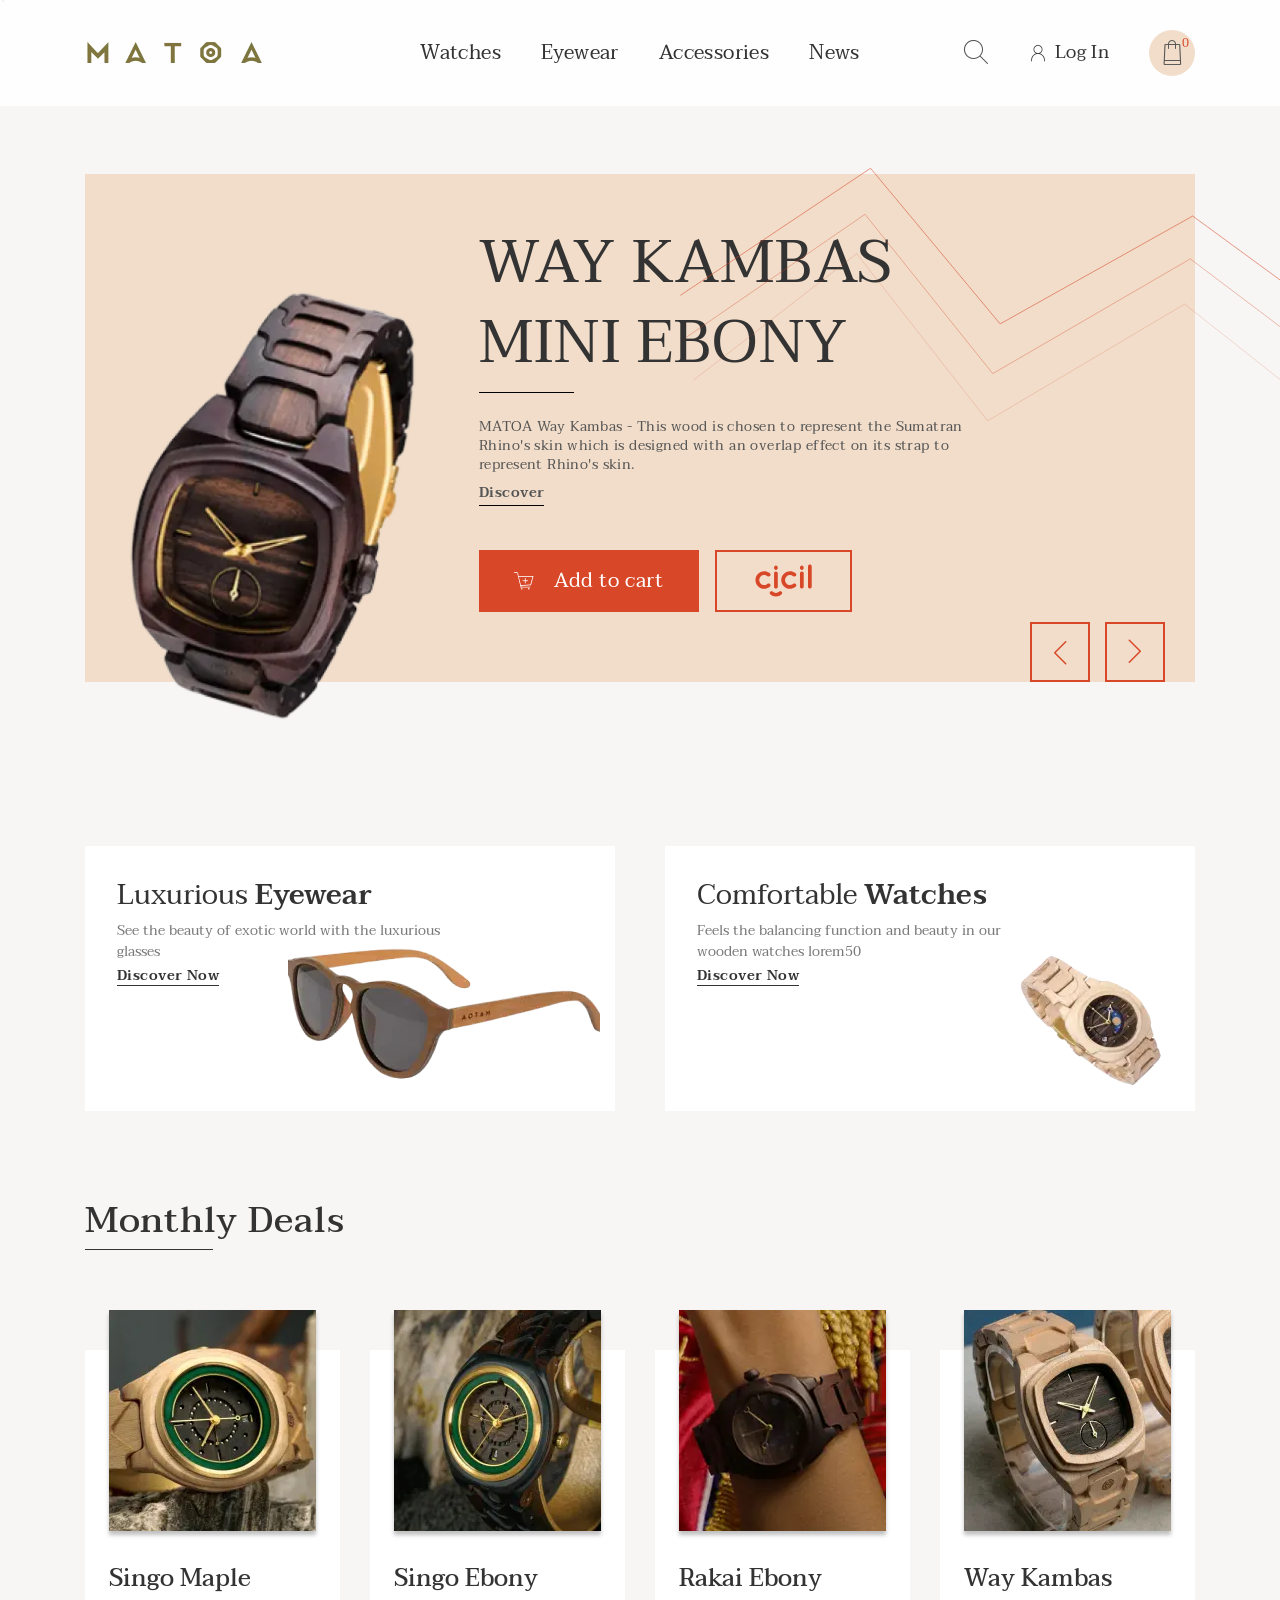
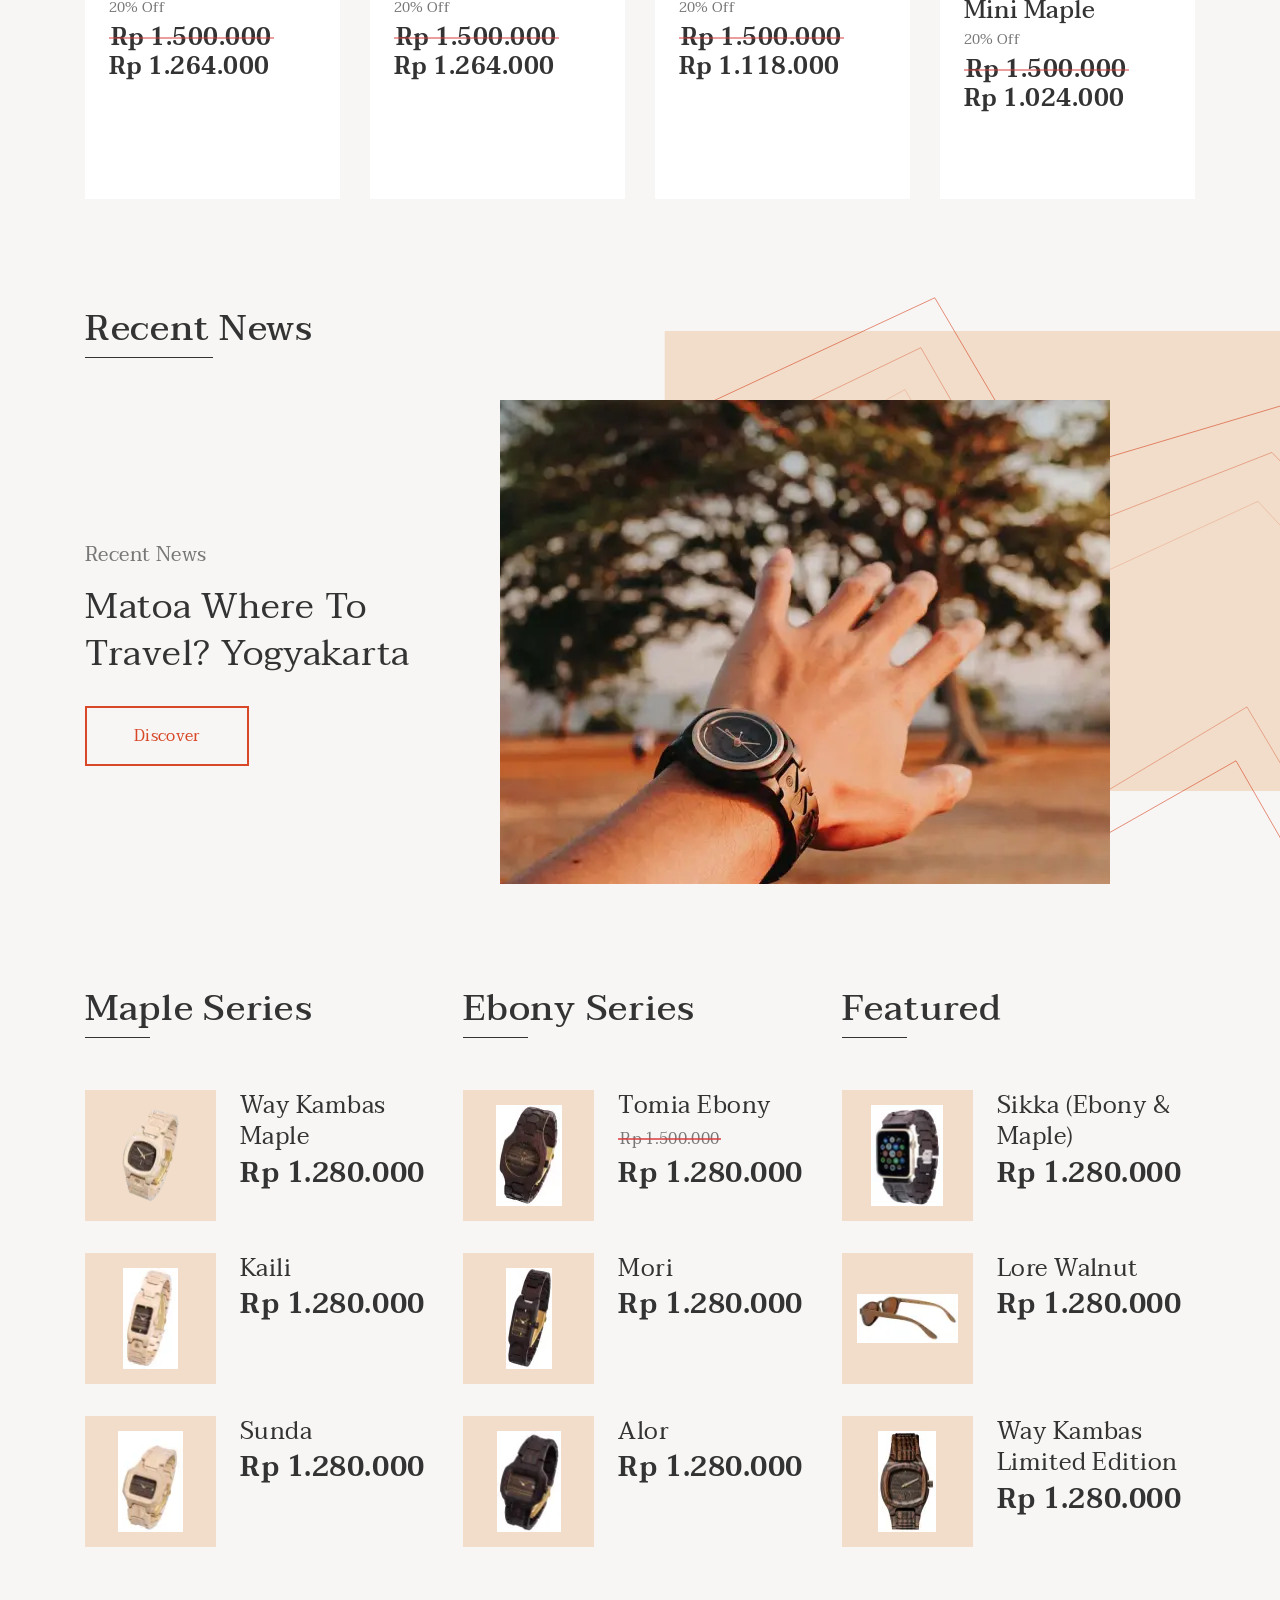
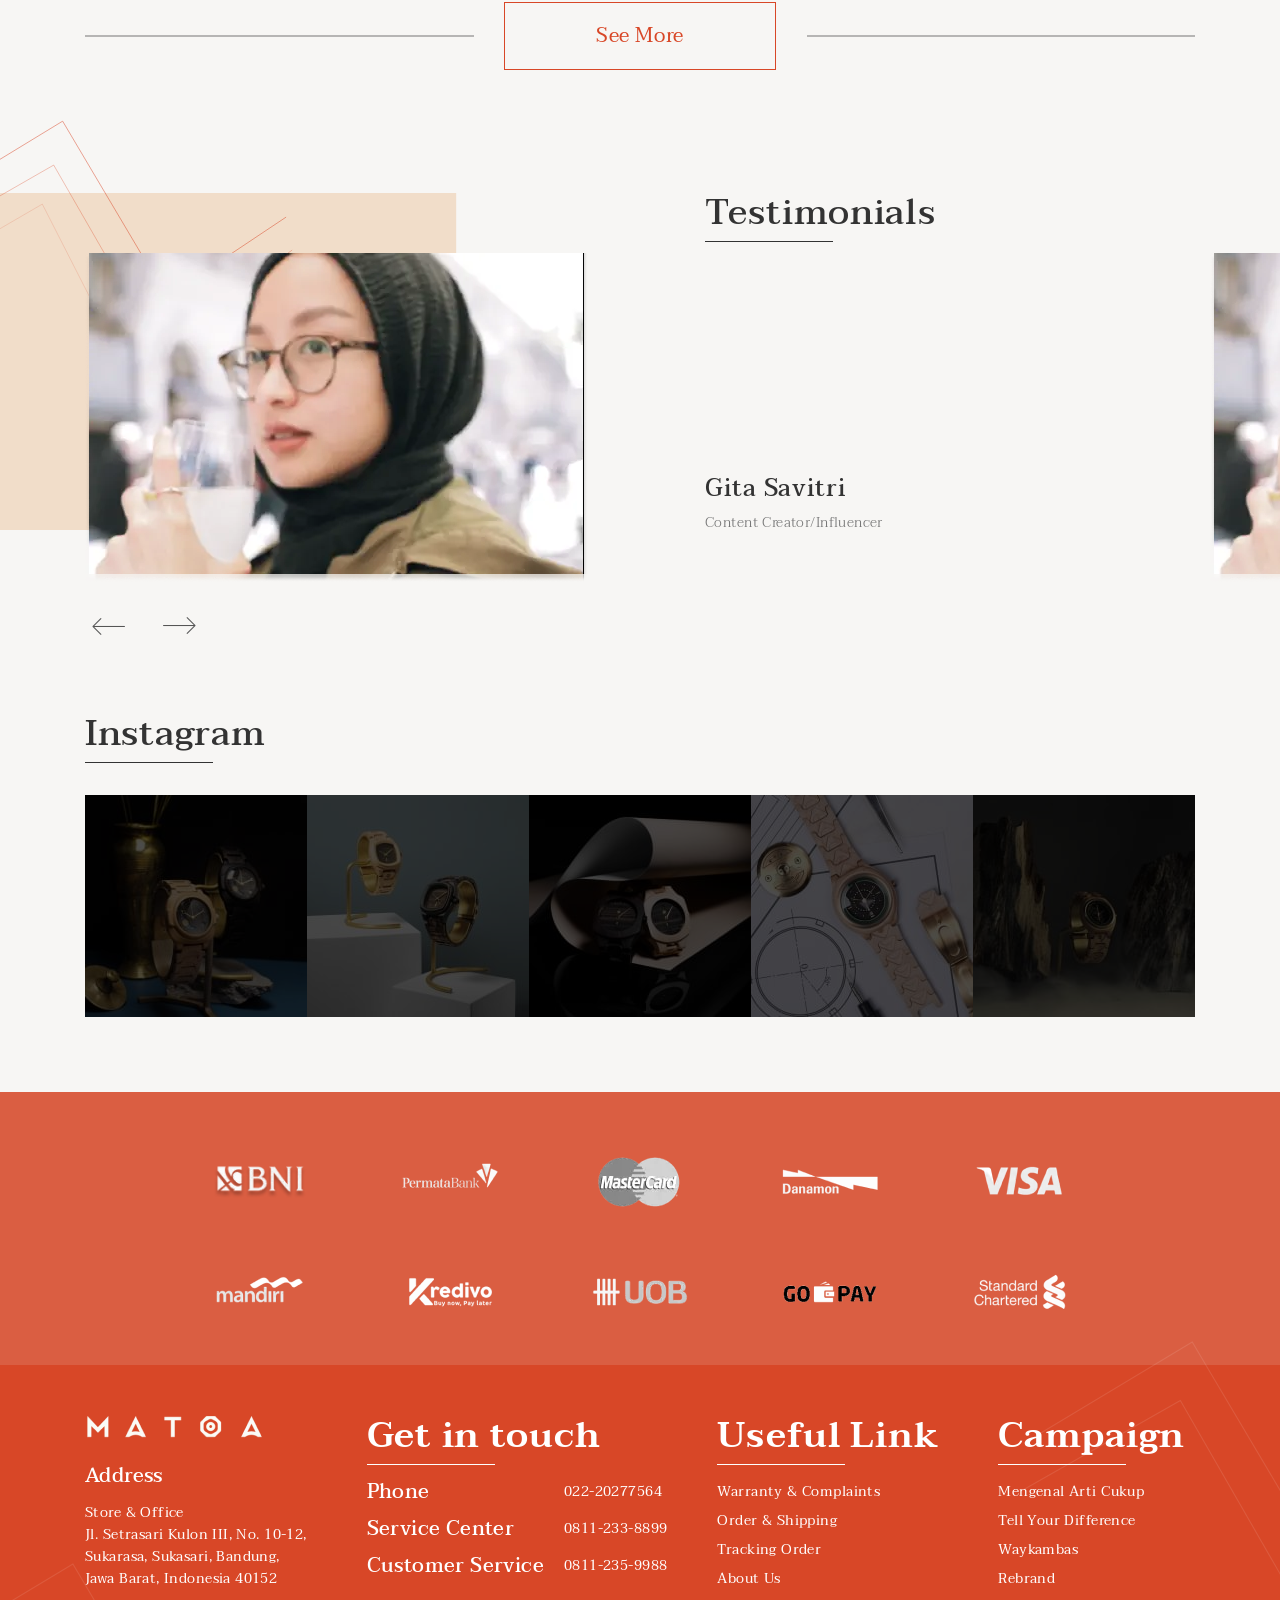
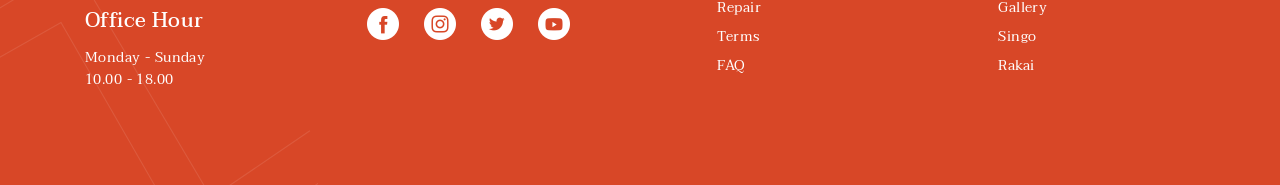
<file: index.html>
<!DOCTYPE html>
<html lang="en">

<head>
	<title>HomePage</title>
	<meta charset="UTF-8">
	<meta name="format-detection" content="telephone=no">
	<!-- <style>body{opacity: 0;}</style> -->
	<link rel="stylesheet" href="css/style.min.css?_v=20230219181948">
	<link rel="shortcut icon" href="favicon.ico">
	<!-- <meta name="robots" content="noindex, nofollow"> -->

	<meta name="viewport" content="width=device-width, initial-scale=1.0">
</head>

<body>
	<div class="wrapper">
		<header class="header" data-lp>
			<div class="header__container">
				<a href="" class="header__logo"><picture><source srcset="img/logo.webp" type="image/webp"><img src="img/logo.png" alt=""></picture></a>

				<div class="header__menu menu">

					<nav class="menu__body">
						<ul class="menu__list">
							<li class="menu__item"><a href="product.html" class="menu__link">Watches</a></li>
							<li class="menu__item"><a href="order.html" class="menu__link">Eyewear</a></li>
							<li class="menu__item"><a href="order-step-two.html.html" class="menu__link">Accessories</a></li>
							<li class="menu__item"><a href="order-step-three.html" class="menu__link"> News</a></li>
						</ul>
					</nav>
				</div>
				<div class="header__actions actions-header">
					<a data-popup="#search" href="#" class="actions-header__search _icon-search"></a>
					<a href="" class="actions-header__login _icon-user">Log In</a>
					<a href="#" data-popup="#cart" class="actions-header__cart _icon-cart"><span>0</span></a>
					<button type="button" class="icon-menu"><span></span></button>
				</div>
			</div>
		</header>

		<main class="page">`
			<!--! ====================section main slider=================================================  -->
			<section class="page__main-slider main-slider ">
				<div class="main-slider__container">
					<!-- Оболочка слайдера -->
					<div class="main-slider__slider swiper">
						<!-- Двигающееся часть слайдера -->
						<div class="main-slider__wrapper swiper-wrapper">
							<!-- Слайд -->
							<div class="main-slider__slide swiper-slide slide-main-slider">
								<div data-da=".slide-main-slider__body, 767.98,1" class="slide-main-slider__image">
									<picture><source srcset="img/main-slider/main-image.webp" type="image/webp"><img src="img/main-slider/main-image.png" alt=""></picture>
								</div>
								<div class="slide-main-slider__body">
									<h2 class="slide-main-slider__title"> WAY KAMBAS
										MINI EBONY</h2>
									<p class="slide-main-slider__text">MATOA Way Kambas - This wood is chosen to represent the
										Sumatran Rhino's skin which is designed with an overlap effect on its strap to represent

										Rhino's skin.</p>
									<a href="" class="slide-main-slider__more">Discover</a>
									<div class="slide-main-slider__actions">
										<button data-ripple type="button" class="slide-main-slider__button button button--cart "><span class="_icon-cart-plus">Add to cart</span></button>
										<a href="" class="slide-main-slider__button-cicil border-button border-button--cicil">
											<img src="img/icons/cicil.svg" alt="">
										</a>
									</div>
								</div>
							</div>
							<!-- Слайд -->
							<div class="main-slider__slide swiper-slide slide-main-slider">
								<div data-da=".slide-main-slider__body--2, 767.98,1" class="slide-main-slider__image">
									<picture><source srcset="img/main-slider/main-image.webp" type="image/webp"><img src="img/main-slider/main-image.png" alt=""></picture>
								</div>
								<div class="slide-main-slider__body slide-main-slider__body--2">
									<h2 class="slide-main-slider__title"> WAY KAMBAS
										MINI EBONY</h2>
									<p class="slide-main-slider__text">MATOA Way Kambas - This wood is chosen to represent the
										Sumatran Rhino's skin which is designed with an overlap effect on its strap to represent
										Lorem ipsum dolor sit amet consectetur, adipisicing elit. Obcaecati dicta quae itaque
										iusto beatae repellendus ut nesciunt necessitatibus. Debitis atque non, natus eos eum
										repellendus explicabo maxime numquam rerum nisi in libero aperiam dicta at consequatur
										eaque perspiciatis. Dicta reprehenderit dolore quia dolorem ad similique repellendus
										repellat nesciunt veniam consectetur praesentium ab porro perferendis est quisquam
										voluptates, debitis tempora beatae!
										Rhino's skin.</p>
									<a href="" class="slide-main-slider__more">Discover</a>
									<div class="slide-main-slider__actions">
										<button data-ripple type="button" class="slide-main-slider__button button button--cart "><span class="_icon-cart-plus">Add to cart</span></button>
										<a href="" class="slide-main-slider__button-cicil border-button border-button--cicil">
											<img src="img/icons/cicil.svg" alt="">
										</a>
									</div>
								</div>
							</div>

						</div>
						<!-- Если нужна навигация (влево/вправо) -->
						<div class="main-slider__arrows">
							<button type="button" class="main-slider__arrow swiper-button-prev _icon-arrow-slider  "></button>
							<button type="button" class="main-slider__arrow swiper-button-next _icon-arrow-slider  "></button>
						</div>
					</div>

			</section>

			<!-- ! ================section discover now================================================== -->
			<div data-watch data-whach-threshold="0.2" class="discover-now">
				<div class="discover-now__container">
					<article class="discover-now__item item-discover-now">
						<h3 class="item-discover-now__title">Luxurious <span> Eyewear</span></h3>
						<div class="item-discover-now__body">
							<div class="item-discover-now__text">See the beauty of exotic world with the luxurious glasses
							</div>
							<a href="" class="item-discover-now__link">Discover Now</a>
							<div class="item-discover-now__image">
								<picture><source srcset="img/discover-now/eyewear.webp" type="image/webp"><img src="img/discover-now/eyewear.png" alt=""></picture>
							</div>
						</div>
					</article>
					<article class="discover-now__item item-discover-now">
						<h3 class="item-discover-now__title">Comfortable<span> Watches</span></h3>
						<div class="item-discover-now__body">
							<div class="item-discover-now__text">Feels the balancing
								function and beauty in our wooden watches
								lorem50</div>
							<a href="" class="item-discover-now__link">Discover Now</a>
							<div class="item-discover-now__image">
								<picture><source srcset="img/discover-now/watches.webp" type="image/webp"><img src="img/discover-now/watches.png" alt=""></picture>
							</div>
						</div>
					</article>
				</div>
			</div>
			<!--!=================section monthly deals ==============================  -->
			<section class="page__monthly-deals monthly-deals">
				<div class="monthly-deals__container">
					<h2 class="monthly-deals__title title">Monthly Deals</h2>

					<div class="monthly-deals__items">
						<article class="monthly-deals__item item-monthly-deals">
							<a href="#" class="item-monthly-deals__image ">
								<picture><source srcset="img/monthly-deals/picture-1.webp" type="image/webp"><img src="img/monthly-deals/picture-1.jpg" alt=""></picture>
							</a>
							<div class="item-monthly-deals__body">
								<h3 class="item-monthly-deals__title">
									<a href="" class="item-monthly-deals__link-title">Singo Maple</a>
								</h3>
								<div class="item-monthly-deals__sale">20% Off</div>
								<div class="item-monthly-deals__price  item-monthly-deals__price_old">Rp 1.500.000 </div>
								<div class="item-monthly-deals__price">Rp 1.264.000</div>
								<div class="item-monthly-deals__action">
									<button class="item-monthly-deals__favorite _icon-favorite" type="button"></button>
									<button class="item-monthly-deals__cart button button--small" type="button">Add to
										cart</button>
								</div>
							</div>
						</article>
						<article class="monthly-deals__item item-monthly-deals">
							<a href="#" class="item-monthly-deals__image ">
								<picture><source srcset="img/monthly-deals/picture-2.webp" type="image/webp"><img src="img/monthly-deals/picture-2.jpg" alt=""></picture>
							</a>
							<div class="item-monthly-deals__body">
								<h3 class="item-monthly-deals__title">
									<a href="" class="item-monthly-deals__link-title">Singo Ebony</a>
								</h3>
								<div class="item-monthly-deals__sale">20% Off</div>
								<div class="item-monthly-deals__price  item-monthly-deals__price_old">Rp 1.500.000 </div>
								<div class="item-monthly-deals__price">Rp 1.264.000</div>
								<div class="item-monthly-deals__action">
									<button class="item-monthly-deals__favorite _icon-favorite" type="button"></button>
									<button class="item-monthly-deals__cart button button--small" type="button">Add to
										cart</button>
								</div>
							</div>
						</article>
						<article class="monthly-deals__item item-monthly-deals">
							<a href="#" class="item-monthly-deals__image ">
								<picture><source srcset="img/monthly-deals/picture-3.webp" type="image/webp"><img src="img/monthly-deals/picture-3.jpg" alt=""></picture>
							</a>
							<div class="item-monthly-deals__body">
								<h3 class="item-monthly-deals__title">
									<a href="" class="item-monthly-deals__link-title">Rakai Ebony</a>
								</h3>
								<div class="item-monthly-deals__sale">20% Off</div>
								<div class="item-monthly-deals__price  item-monthly-deals__price_old">Rp 1.500.000 </div>
								<div class="item-monthly-deals__price">Rp 1.118.000</div>
								<div class="item-monthly-deals__action">
									<button class="item-monthly-deals__favorite _icon-favorite" type="button"></button>
									<button class="item-monthly-deals__cart button button--small" type="button">Add to
										cart</button>
								</div>
							</div>
						</article>
						<article class="monthly-deals__item item-monthly-deals">
							<a href="#" class="item-monthly-deals__image ">
								<picture><source srcset="img/monthly-deals/picture-4.webp" type="image/webp"><img src="img/monthly-deals/picture-4.png" alt=""></picture>
							</a>
							<div class="item-monthly-deals__body">
								<h3 class="item-monthly-deals__title">
									<a href="" class="item-monthly-deals__link-title">Way Kambas Mini Maple</a>
								</h3>
								<div class="item-monthly-deals__sale">20% Off</div>
								<div class="item-monthly-deals__price  item-monthly-deals__price_old">Rp 1.500.000 </div>
								<div class="item-monthly-deals__price">Rp 1.024.000</div>
								<div class="item-monthly-deals__action">
									<button class="item-monthly-deals__favorite _icon-favorite" type="button"></button>
									<button class="item-monthly-deals__cart button button--small" type="button">Add to
										cart</button>
								</div>
							</div>
						</article>
					</div>
				</div>
			</section>
			<!--!=================section Recent news  ==============================  -->
			<section class="page__recent-news recent-news">
				<div class="recent-news__container">
					<div class="recent-news__title title"> Recent News</div>
					<div class="recent-news__body">
						<div class="recent-news__content">
							<div class="recent-news__label">Recent News</div>
							<div class="recent-news__sub-title">Matoa Where To Travel? Yogyakarta</div>
							<a href="" class="recent-news__button  border-button">Discover</a>
						</div>
						<div class="recent-news__image">
							<picture><source srcset="img/recent-news/picture.webp" type="image/webp"><img src="img/recent-news/picture.jpg" alt="image"></picture>
						</div>
					</div>
				</div>
			</section>
			<!--!=================section collections ==============================  -->
			<section class="page__collections collections">

				<div class="collections__container">
					<div class="collections__body">
						<div class="collections__column">
							<h3 class="collections__title title title--small ">Maple Series</h3>
							<div id="cat-01" class="collections__items">
								<article class="collections__item item-collection">
									<a href="#" class="item-collection__image">
										<picture><source srcset="img/collections/maple/image-01.webp" type="image/webp"><img src="img/collections/maple/image-01.png" alt=""></picture>
									</a>
									<div class="item-collection__body">
										<h4 class="item-collection__title">
											<a href="#" class="item-collection__link-title">Way Kambas Maple</a>
										</h4>
										<div class="item-collection__price">Rp 1.280.000</div>
									</div>
								</article>
								<article class="collections__item item-collection">
									<a href="#" class="item-collection__image">
										<picture><source srcset="img/collections/maple/image-2.webp" type="image/webp"><img src="img/collections/maple/image-2.png" alt=""></picture>
									</a>
									<div class="item-collection__body">
										<h4 class="item-collection__title">
											<a href="#" class="item-collection__link-title">Kaili</a>
										</h4>
										<div class="item-collection__price">Rp 1.280.000</div>
									</div>
								</article>
								<article class="collections__item item-collection">
									<a href="#" class="item-collection__image">
										<picture><source srcset="img/collections/maple/image-3.webp" type="image/webp"><img src="img/collections/maple/image-3.png" alt=""></picture>
									</a>
									<div class="item-collection__body">
										<h4 class="item-collection__title">
											<a href="#" class="item-collection__link-title">Sunda</a>
										</h4>
										<div class="item-collection__price">Rp 1.280.000</div>
									</div>
								</article>
							</div>
						</div>
						<div class="collections__column">
							<h3 class="collections__title title title--small ">Ebony Series</h3>
							<div id="cat-02" class="collections__items">
								<article class="collections__item item-collection">
									<a href="#" class="item-collection__image">
										<picture><source srcset="img/collections/ebony/image-4.webp" type="image/webp"><img src="img/collections/ebony/image-4.png" alt=""></picture>
									</a>
									<div class="item-collection__body">
										<h4 class="item-collection__title">
											<a href="#" class="item-collection__link-title">Tomia Ebony</a>
										</h4>
										<div class="item-collection__old-price">Rp 1.500.000</div>
										<div class="item-collection__price">Rp 1.280.000</div>
									</div>
								</article>
								<article class="collections__item item-collection">
									<a href="#" class="item-collection__image">
										<picture><source srcset="img/collections/ebony/image-5.webp" type="image/webp"><img src="img/collections/ebony/image-5.png" alt=""></picture>
									</a>
									<div class="item-collection__body">
										<h4 class="item-collection__title">
											<a href="#" class="item-collection__link-title">Mori</a>
										</h4>
										<div class="item-collection__price">Rp 1.280.000</div>
									</div>
								</article>
								<article class="collections__item item-collection">
									<a href="#" class="item-collection__image">
										<picture><source srcset="img/collections/ebony/image-6.webp" type="image/webp"><img src="img/collections/ebony/image-6.png" alt=""></picture>
									</a>
									<div class="item-collection__body">
										<h4 class="item-collection__title">
											<a href="#" class="item-collection__link-title">Alor</a>
										</h4>
										<div class="item-collection__price">Rp 1.280.000</div>
									</div>
								</article>
							</div>
						</div>
						<div class="collections__column">
							<h3 class="collections__title title title--small ">Featured</h3>
							<div id="cat-03" class="collections__items">
								<article class="collections__item item-collection">
									<a href="#" class="item-collection__image">
										<picture><source srcset="img/collections/featured/image-7.webp" type="image/webp"><img src="img/collections/featured/image-7.png" alt=""></picture>
									</a>
									<div class="item-collection__body">
										<h4 class="item-collection__title">
											<a href="#" class="item-collection__link-title">Sikka (Ebony & Maple)</a>
										</h4>
										<div class="item-collection__price">Rp 1.280.000</div>
									</div>
								</article>
								<article class="collections__item item-collection">
									<a href="#" class="item-collection__image">
										<picture><source srcset="img/collections/featured/image-8.webp" type="image/webp"><img src="img/collections/featured/image-8.png" alt=""></picture>
									</a>
									<div class="item-collection__body">
										<h4 class="item-collection__title">
											<a href="#" class="item-collection__link-title">Lore Walnut</a>
										</h4>
										<div class="item-collection__price">Rp 1.280.000</div>
									</div>
								</article>
								<article class="collections__item item-collection">
									<a href="#" class="item-collection__image">
										<picture><source srcset="img/collections/featured/image-9.webp" type="image/webp"><img src="img/collections/featured/image-9.png" alt=""></picture>
									</a>
									<div class="item-collection__body">
										<h4 class="item-collection__title">
											<a href="#" class="item-collection__link-title">Way Kambas Limited Edition</a>
										</h4>
										<div class="item-collection__price">Rp 1.280.000</div>
									</div>
								</article>
							</div>
						</div>
					</div>
					<div class="collections__footer">
						<button type="button" class="border-button--1px collections__button">See More</button>
					</div>
				</div>

			</section>
			<!--!=================section Testimonials  ==============================  -->
			<section class="page__testimonials testimonials">
				<div class="testimonials__container">
					<h2 class="testimonials__title testimonials__title--semibold title">Testimonials</h2>
					<div class="testimonials__slider swiper">
						<div class="testimonials__wrapper swiper-wrapper">
							<div class="testimonials__slide slide-testimonials swiper-slide">
								<div class="slide-testimonials__image">
									<picture><source srcset="img/testimonals/image.webp" type="image/webp"><img src="img/testimonals/image.png" alt=""></picture>
								</div>
								<div class="slide-testimonials__content">
									<h4 class="slide-testimonials__name">Gita Savitri</h4>
									<p class="slide-testimonials__info"> Content Creator/Influencer</p>
								</div>
							</div>
							<div class="testimonials__slide slide-testimonials swiper-slide">
								<div class="slide-testimonials__image">
									<picture><source srcset="img/testimonals/image.webp" type="image/webp"><img src="img/testimonals/image.png" alt=""></picture>
								</div>
								<div class="slide-testimonials__content">
									<h4 class="slide-testimonials__name">Gita Savitri</h4>
									<p class="slide-testimonials__info"> Content Creator/Influencer</p>
								</div>
							</div>
						</div>
						<div class="testimonials__arrows">
							<button class="testimonials__arrow _icon-arrow-long testimonials__arrow_left" type="button"></button>
							<button class="testimonials__arrow _icon-arrow-long testimonials__arrow_right" type="button"></button>
						</div>
					</div>
				</div>
			</section>
			<!--!=================section instagram  ==============================  -->
			<section class="page__insta insta">
				<div class="insta__container">
					<div class="insta__title title">Instagram</div>
					<div data-gallery class="insta__items">
						<a href="img/istagram/big-1.jpg" class="insta__item">
							<img src="img/istagram/Rectangle 38p-1.jpg" alt="">
						</a>
						<a href="img/istagram/big-2.jpg" class="insta__item">
							<img src="img/istagram/Rectangle 39p-2.jpg" alt="">
						</a>
						<a href="img/istagram/big-3.jpg" class="insta__item">
							<img src="img/istagram/Rectangle 40p-3.jpg" alt="">
						</a>
						<a href="img/istagram/big-4.jpg" class="insta__item">
							<img src="img/istagram/Rectangle 41p-4.jpg" alt="">
						</a>
						<a href="img/istagram/big-5.jpg" class="insta__item">
							<img src="img/istagram/Rectangle 42p-5.jpg" alt="">
						</a>
					</div>
				</div>
			</section>
			<!--!=================section logos  ==============================  -->
			<div class="page__brands brands">
				<div class="brands__container">
					<a href="#" class="brands__logo">
						<picture><source srcset="img/logos/picture-1.webp" type="image/webp"><img src="img/logos/picture-1.png" alt=""></picture>
					</a>
					<a href="#" class="brands__logo">
						<picture><source srcset="img/logos/picture-2.webp" type="image/webp"><img src="img/logos/picture-2.png" alt=""></picture>
					</a>
					<a href="#" class="brands__logo">
						<picture><source srcset="img/logos/picture-3.webp" type="image/webp"><img src="img/logos/picture-3.png" alt=""></picture>
					</a>
					<a href="#" class="brands__logo">
						<picture><source srcset="img/logos/picture-4.webp" type="image/webp"><img src="img/logos/picture-4.png" alt=""></picture>
					</a>
					<a href="#" class="brands__logo">
						<picture><source srcset="img/logos/picture-5.webp" type="image/webp"><img src="img/logos/picture-5.png" alt=""></picture>
					</a>
					<a href="#" class="brands__logo">
						<picture><source srcset="img/logos/picture-6.webp" type="image/webp"><img src="img/logos/picture-6.png" alt=""></picture>
					</a>
					<a href="#" class="brands__logo">
						<picture><source srcset="img/logos/picture-7.webp" type="image/webp"><img src="img/logos/picture-7.png" alt=""></picture>
					</a>
					<a href="#" class="brands__logo">
						<picture><source srcset="img/logos/picture-8.webp" type="image/webp"><img src="img/logos/picture-8.png" alt=""></picture>
					</a>
					<a href="#" class="brands__logo">
						<picture><source srcset="img/logos/picture-9.webp" type="image/webp"><img src="img/logos/picture-9.png" alt=""></picture>
					</a>
					<a href="#" class="brands__logo">
						<picture><source srcset="img/logos/picture-10.webp" type="image/webp"><img src="img/logos/picture-10.png" alt=""></picture>
					</a>
				</div>
			</div>

		</main>
		<footer data-spollers="991.98,max" class="footer">
			<div class="footer__container">
				<div class="footer__column">
					<a href="" class="footer__logo">
						<picture><source srcset="img/logo-footer.webp" type="image/webp"><img src="img/logo-footer.png" alt=""></picture>
					</a>
					<div class="footer__blocks">
						<div class="footer__block">
							<h3 class="footer__label label-footer">Address</h3>
							<div class="footer__text">
								<p>Store & Office</p>
								<p>Jl. Setrasari Kulon III, No. 10-12,</p>
								<p>Sukarasa, Sukasari, Bandung,</p>
								<p>Jawa Barat, Indonesia 40152</p>
							</div>
						</div>
						<div class="footer__block">
							<h3 class="footer__label label-footer">Office Hour</h3>
							<div class="footer__text">
								<p>Monday - Sunday</p>
								<p>10.00 - 18.00</p>

							</div>
						</div>
					</div>

				</div>
				<div class="footer__column">
					<button type="button" data-spoller class="footer__title title title--white _icon-arrow-select">Get in touch</button>
					<div class="footer__contacts contacts-footer">
						<div class="contacts-footer__body">
							<div class="contacts-footer__label label-footer">
								Phone
							</div>
							<a href="tel:02220277564" class="contacts-footer__value">022-20277564</a>
							<div class="contacts-footer__label label-footer ">
								Service Center
							</div>
							<a href="tel:08112338899" class="contacts-footer__value">0811-233-8899</a>
							<div class="contacts-footer__label label-footer ">
								Customer Service
							</div>
							<a href="tel:08112359988" class="contacts-footer__value">0811-235-9988</a>
							<div class="footer__social social">
								<a href="" class="social__item _icon-faceboke "></a>
								<a href="" class="social__item _icon-instagram "></a>
								<a href="" class="social__item _icon-twitter "></a>
								<a href="" class="social__item _icon-you-tube "></a>
							</div>
						</div>

					</div>

				</div>
				<div class="footer__column">
					<button type="button" data-spoller class="footer__title title title--white _icon-arrow-select">Useful Link</button>
					<nav class="footer__menu menu-footer">
						<ul class="menu-footer__list">
							<li class="menu-footer__item"><a href="" class="menu-footer__link">Warranty & Complaints</a></li>
							<li class="menu-footer__item"><a href="" class="menu-footer__link">Order & Shipping</a></li>
							<li class="menu-footer__item"><a href="" class="menu-footer__link"> Tracking Order</a></li>
							<li class="menu-footer__item"><a href="" class="menu-footer__link"> About Us</a></li>
							<li class="menu-footer__item"><a href="" class="menu-footer__link"> Repair</a></li>
							<li class="menu-footer__item"><a href="" class="menu-footer__link"> Terms</a></li>
							<li class="menu-footer__item"><a href="" class="menu-footer__link"> FAQ</a></li>
						</ul>
					</nav>
				</div>
				<div class="footer__column">
					<button type="button" data-spoller class="footer__title title title--white _icon-arrow-select ">Campaign</button>
					<nav class="footer__menu menu-footer">
						<ul class="menu-footer__list">
							<li class="menu-footer__item"><a href="" class="menu-footer__link">Mengenal Arti Cukup</a></li>
							<li class="menu-footer__item"><a href="" class="menu-footer__link">Tell Your Difference</a></li>
							<li class="menu-footer__item"><a href="" class="menu-footer__link"> Waykambas</a></li>
							<li class="menu-footer__item"><a href="" class="menu-footer__link"> Rebrand</a></li>
							<li class="menu-footer__item"><a href="" class="menu-footer__link"> Gallery</a></li>
							<li class="menu-footer__item"><a href="" class="menu-footer__link"> Singo</a></li>
							<li class="menu-footer__item"><a href="" class="menu-footer__link"> Rakai</a></li>
						</ul>
					</nav>
				</div>
			</div>
		</footer>
	</div>
	<div id="search" aria-hidden="true" class="popup popap-search">
		<div class="popup__wrapper">
			<div class="popup__content">
				<button data-close type="button" class="popup__close"></button>
				<div class="popup__text">
					<form action="#" method="get" class="search-form">
						<div class="search-form__title title title--small">search</div>
						<div class="search-form__body">
							<div class="search-form__line">
								<input data-required="" autocomplete="off" type="text" name="form[]" data-error="Ошибка" placeholder="search" class="search-form__input input">
							</div>
							<button type="submit" class="button _icon-search"></button>
						</div>
					</form>
				</div>
			</div>
		</div>
	</div>

	<div id="cart" aria-hidden="true" class="popup popup_cart  ">
		<div class="popup__wrapper">
			<div class="popup__content">
				<button data-close type="button" class="popup__close"></button>
				<div class="popup__text">
					<form action="" class="cart">
						<div class="cart__items">
							<div class="cart__item item-cart">
								<div class="item-cart__content content-item-cart">
									<div class="item-cart__image">
										<picture><source srcset="img/product-main/image-01.webp" type="image/webp"><img src="img/product-main/image-01.png" alt=""></picture>
									</div>
									<div class="">
										<a href="#" class="content-item-cart__title">Way Kambas Mini Ebony</a>
										<div class="content-item-cart__old-price">Rp 1.280.000</div>
										<div class="content-item-cart__price">Rp 1.024.000</div>
										<div class="content-item-cart__info">
											<p>Custom Engrave</p>
											<p>“Happy | Birthday | from”</p>
										</div>
									</div>
								</div>
								<div class="item-cart__actions actions-item-cart">
									<div class="actions-item-cart__packing">
										<div class="actions-item-cart__label">Select Packaging</div>
										<select name="form[]" data-class-modif="cart" class="actions-item-cart__select">
											<option value="1" selected>Wooden Packaging (Rp 50.000)</option>
											<option value="2">Wooden Packaging (Rp 50.000)</option>
											<option value="3">Wooden Packaging (Rp 50.000)</option>
											<option value="4">Wooden Packaging (Rp 50.000)</option>
										</select>
									</div>
									<div class="actions-item-cart__quantity">
										<div data-quantity class="quantity quantity_cart">
											<button data-quantity-minus type="button" class="quantity__button quantity__button_minus"></button>
											<div class="quantity__input">
												<input data-quantity-value autocomplete="off" type="text" name="form[]" value="1">
											</div>
											<button data-quantity-plus type="button" class="quantity__button quantity__button_plus"></button>
										</div>
										<div class="actions-item-cart__price">Rp 2.048.000 </div>
										<button type="button" class="actions-item-cart__delate _icon-delete"></button>
									</div>

								</div>
							</div>
							<div class="cart__item item-cart">
								<div class="item-cart__content content-item-cart">
									<div class="item-cart__image">
										<picture><source srcset="img/product-main/image-01.webp" type="image/webp"><img src="img/product-main/image-01.png" alt=""></picture>
									</div>
									<div class="">
										<a href="#" class="content-item-cart__title">Way Kambas Mini Ebony</a>
										<div class="content-item-cart__old-price">Rp 1.280.000</div>
										<div class="content-item-cart__price">Rp 1.024.000</div>
										<div class="content-item-cart__info">
											<p>Custom Engrave</p>
											<p>“Happy | Birthday | from”</p>
										</div>
									</div>
								</div>
								<div class="item-cart__actions actions-item-cart">
									<div class="actions-item-cart__packing">
										<div class="actions-item-cart__label">Select Packaging</div>
										<select name="form[]" data-class-modif="cart" class="actions-item-cart__select">
											<option value="1" selected>Wooden Packaging (Rp 50.000)</option>
											<option value="2">Wooden Packaging (Rp 50.000)</option>
											<option value="3">Wooden Packaging (Rp 50.000)</option>
											<option value="4">Wooden Packaging (Rp 50.000)</option>
										</select>
									</div>
									<div class="actions-item-cart__quantity">
										<div data-quantity class="quantity quantity_cart">
											<button data-quantity-minus type="button" class="quantity__button quantity__button_minus"></button>
											<div class="quantity__input">
												<input data-quantity-value autocomplete="off" type="text" name="form[]" value="1">
											</div>
											<button data-quantity-plus type="button" class="quantity__button quantity__button_plus"></button>
										</div>
										<div class="actions-item-cart__price">Rp 2.048.000 </div>
										<button type="button" class="actions-item-cart__delate _icon-delete"></button>
									</div>

								</div>
							</div>
						</div>
						<div class="cart__footer">
							<div class="cart__promo promo-cart">
								<label for="p-1" class="promo-cart__label">Kode Promo</label>
								<div class="promo-cart__line">
									<input id="p-1" autocomplete="off" type="text" name="form[]" class="promo-cart__input">
									<div class="promo-cart__info">35% OFF</div>
								</div>
							</div>
							<div class="cart__total total-cart">
								<div class="total-cart__label">Total</div>
								<div class="total-cart__value">
									<div class="total-cart__old-price">Rp 3.312.000</div>
									<div class="total-cart__price">Rp 2.152.000</div>
								</div>
							</div>
						</div>
						<button class="cart__button button">Checkout</button>
					</form>
				</div>
			</div>
		</div>
	</div>
	<!-- Стилі для body -->
	<style>
		.lock body {
			overflow: hidden;
			touch-action: none;
			overscroll-behavior: none;
		}

		.loading body {
			opacity: 0;
			visibility: hidden;
		}

		.loaded body {
			transition: opacity 0.5s ease 0s;
			opacity: 1;
			visibility: visible;
		}
	</style>
	<div id="fls-preloader">
		<!-- Документація: https://template.fls.guru/template-docs/modul-preloader.html -->
		<!-- Стилі для прелоадера -->
		<style>
			* {
				padding: 0px;
				margin: 0px;
				border: 0px;
			}

			*,
			*:before,
			*:after {
				box-sizing: border-box;
			}

			/* Головний блок */
			.fls-preloader {
				pointer-events: none;
				z-index: -1;
				position: fixed;
				width: 100%;
				height: 100%;
				top: 0;
				left: 0;
				display: flex;
				justify-content: center;
				align-items: center;
			}

			/* Блок з елементами */
			.fls-preloader__body {
				padding: 0.93rem;
				max-width: 31.25rem;
				display: flex;
				flex-direction: column;
			}

			/* Блок з лічильником */
			.fls-preloader__counter {
				font-size: 10rem;
			}

			/* Прогресбар */
			.fls-preloader__line {}

			/* Лінія прогресбару */
			.fls-preloader__line span {
				display: inline-block;
				transition: width 0.2s ease;
				height: 0.8rem;
				background-color: #7A956B;
			}
		</style>
		<!-- Скріпт прелоадера -->
		<script>
			function preloader() {
				const preloaderImages = document.querySelector('[data-preloader]') ? document.querySelectorAll('[data-preloader] img') : document.querySelectorAll('img');
				const preloaderContainer = document.querySelector('#fls-preloader');
				if (preloaderImages.length) {
					const preloaderTemplate = `
					<div class="fls-preloader">
						<div class="fls-preloader__body">
							<div class="fls-preloader__counter">0%</div>
							<div class="fls-preloader__line"><span></span></div>
						</div>
					</div>`;
					document.querySelector('html').insertAdjacentHTML("beforeend", preloaderTemplate);

					const
						preloader = document.querySelector('.fls-preloader'),
						showPecentLoad = document.querySelector('.fls-preloader__counter'),
						showLineLoad = document.querySelector('.fls-preloader__line span'),
						htmlDocument = document.documentElement;

					let imagesLoadedCount = counter = progress = 0;

					htmlDocument.classList.add('loading');
					htmlDocument.classList.add('lock');

					preloaderImages.forEach(preloaderImage => {
						const imgClone = document.createElement('img');
						if (imgClone) {
							imgClone.onload = imageLoaded;
							imgClone.onerror = imageLoaded;
							preloaderImage.dataset.src ? imgClone.src = preloaderImage.dataset.src : imgClone.src = preloaderImage.src;
						}
					});

					function setValueProgress(progress) {
						showPecentLoad ? showPecentLoad.innerText = `${progress}%` : null;
						showLineLoad ? showLineLoad.style.width = `${progress}%` : null;
					}
					showPecentLoad ? setValueProgress(progress) : null;

					function imageLoaded() {
						imagesLoadedCount++;
						progress = Math.round((100 / preloaderImages.length) * imagesLoadedCount);
						const intervalId = setInterval(() => {
							counter >= progress ? clearInterval(intervalId) : setValueProgress(++counter);
							counter >= 100 ? addLoadedClass() : null;
						}, 10);
					}

					function addLoadedClass() {
						htmlDocument.classList.add('loaded');
						htmlDocument.classList.remove('lock');
						htmlDocument.classList.remove('loading');
						setInterval(() => {
							preloader.remove();
							preloaderContainer.remove();
						}, 500);
					}
				} else {
					preloaderContainer.remove();
				}
			}
			preloader();
		</script>
	</div>
	<script src="js/app.min.js?_v=20230219181948"></script>

</body>

</html>
</file>
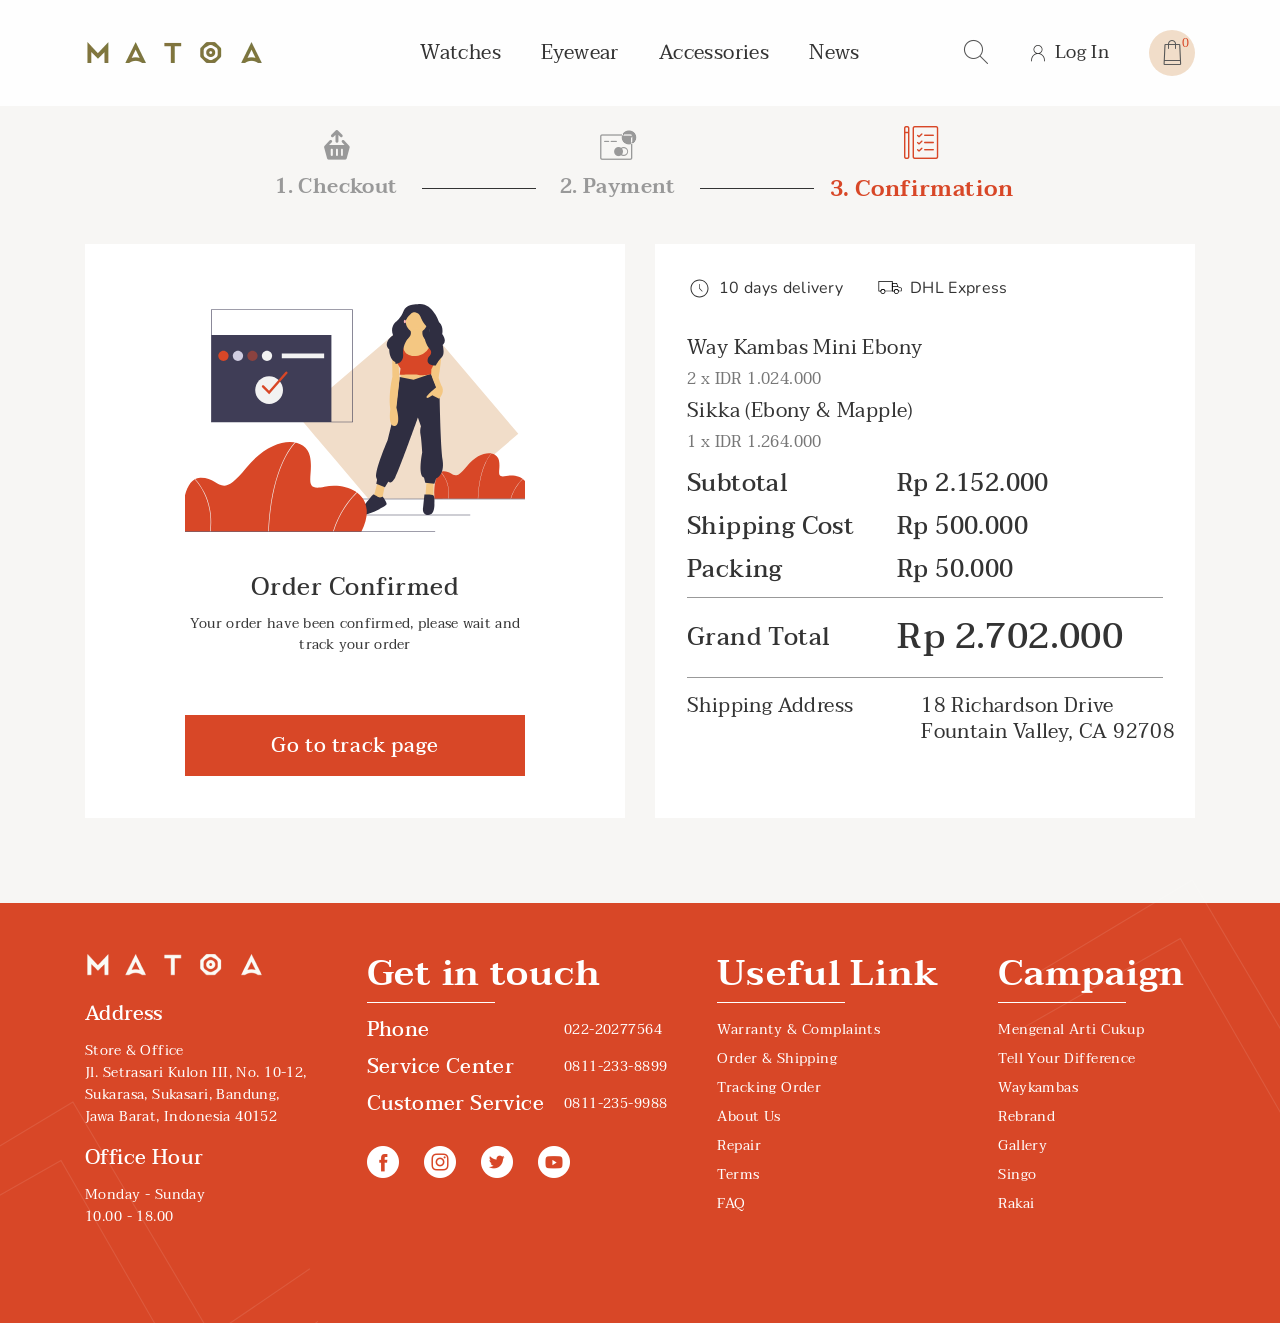
<file: order-step-three.html>
<!DOCTYPE html>
<html lang="en">

<head>
	<title>orderPage-step-three</title>
	<meta charset="UTF-8">
	<meta name="format-detection" content="telephone=no">
	<!-- <style>body{opacity: 0;}</style> -->
	<link rel="stylesheet" href="css/style.min.css?_v=20230219181948">
	<link rel="shortcut icon" href="favicon.ico">
	<!-- <meta name="robots" content="noindex, nofollow"> -->

	<meta name="viewport" content="width=device-width, initial-scale=1.0">
</head>

<body>
	<div class="wrapper">
		<header class="header" data-lp>
			<div class="header__container">
				<a href="" class="header__logo"><picture><source srcset="img/logo.webp" type="image/webp"><img src="img/logo.png" alt=""></picture></a>

				<div class="header__menu menu">

					<nav class="menu__body">
						<ul class="menu__list">
							<li class="menu__item"><a href="" class="menu__link">Watches</a></li>
							<li class="menu__item"><a href="" class="menu__link">Eyewear</a></li>
							<li class="menu__item"><a href="" class="menu__link">Accessories</a></li>
							<li class="menu__item"><a href="" class="menu__link"> News</a></li>
						</ul>
					</nav>
				</div>
				<div class="header__actions actions-header">
					<a data-popup="#search" href="#" class="actions-header__search _icon-search"></a>
					<a href="" class="actions-header__login _icon-user">Log In</a>
					<a href="#" data-popup="#cart" class="actions-header__cart _icon-cart"><span>0</span></a>
					<button type="button" class="icon-menu"><span></span></button>
				</div>
			</div>
		</header>

		<main class="order-three">
			<div class="order-three__container">
				<div class="order__items">
					<div class="order__item item-order">
						<div class="item-order__icon _icon-checkout"></div>
						<div class="item-order__title">1. Checkout</div>
					</div>
					<div class="order__line"></div>
					<div class="order__item item-order">
						<div class="item-order__icon _icon-payment"></div>
						<div class="item-order__title">2. Payment</div>
					</div>
					<div class="order__line"></div>
					<div class="order__item item-order">
						<div class="item-order__icon _icon-confirmation"></div>
						<div class="item-order__title">3. Confirmation</div>
					</div>
				</div>
				<div class="order-three__body">
					<div class="order-three__confirmed confirmed-order-three">
						<div class="confirmed-order-three__container">
							<div class="confirmed-order-three__image">
								<img src="img/order-step-three/order-confirmed.svg" alt="">
							</div>
							<div class="confirmed-order-three__label">Order Confirmed</div>
							<div class="confirmed-order-three__text">Your order have been confirmed, please wait and track your order</div>
							<button type="button" class="confirmed-order-three__button button">Go to track page</button>
						</div>
					</div>
					<article class="order-three__info info-order-three">
						<div class="info-order-three__delivery-block">
							<p>10 days delivery</p>
							<p>DHL Express</p>
						</div>
						<div class="info-order-three__your-order-block">
							<p>Way Kambas Mini Ebony</p>
							<p>2 x IDR 1.024.000</p>
							<p>Sikka (Ebony & Mapple)</p>
							<p>1 x IDR 1.264.000</p>
						</div>
						<div class="info-order-three__subtotal-block">
							<p class="info-order-three__subtotal-block_label">Subtotal</p>
							<p class="info-order-three__subtotal-block_price">Rp 2.152.000</p>
						</div>
						<div class="info-order-three__shipping-block">
							<p class="info-order-three__shipping-block_label">Shipping Cost</p>
							<p class="info-order-three__shipping-block_price">Rp 500.000</p>
						</div>
						<div class="info-order-three__packing-block">
							<p class="info-order-three__packing-block_label">Packing</p>
							<p class="info-order-three__packing-block_price">Rp 50.000</p>
						</div>
						<div class="info-order-three__total-block">
							<p class="info-order-three__total-block_label">Grand Total</p>
							<p class="info-order-three__total-block_price">Rp 2.702.000</p>
						</div>
						<div class="info-order-three__address-block">
							<p class="info-order-three__address-block_label">Shipping Address</p>
							<p class="info-order-three__address-block_text">18 Richardson Drive
								Fountain Valley, CA 92708</p>
						</div>
					</article>
				</div>
			</div>
		</main>
		<footer data-spollers="991.98,max" class="footer">
			<div class="footer__container">
				<div class="footer__column">
					<a href="" class="footer__logo">
						<picture><source srcset="img/logo-footer.webp" type="image/webp"><img src="img/logo-footer.png" alt=""></picture>
					</a>
					<div class="footer__blocks">
						<div class="footer__block">
							<h3 class="footer__label label-footer">Address</h3>
							<div class="footer__text">
								<p>Store & Office</p>
								<p>Jl. Setrasari Kulon III, No. 10-12,</p>
								<p>Sukarasa, Sukasari, Bandung,</p>
								<p>Jawa Barat, Indonesia 40152</p>
							</div>
						</div>
						<div class="footer__block">
							<h3 class="footer__label label-footer">Office Hour</h3>
							<div class="footer__text">
								<p>Monday - Sunday</p>
								<p>10.00 - 18.00</p>

							</div>
						</div>
					</div>

				</div>
				<div class="footer__column">
					<button type="button" data-spoller class="footer__title title title--white _icon-arrow-select">Get in touch</button>
					<div class="footer__contacts contacts-footer">
						<div class="contacts-footer__body">
							<div class="contacts-footer__label label-footer">
								Phone
							</div>
							<a href="tel:02220277564" class="contacts-footer__value">022-20277564</a>
							<div class="contacts-footer__label label-footer ">
								Service Center
							</div>
							<a href="tel:08112338899" class="contacts-footer__value">0811-233-8899</a>
							<div class="contacts-footer__label label-footer ">
								Customer Service
							</div>
							<a href="tel:08112359988" class="contacts-footer__value">0811-235-9988</a>
							<div class="footer__social social">
								<a href="" class="social__item _icon-faceboke "></a>
								<a href="" class="social__item _icon-instagram "></a>
								<a href="" class="social__item _icon-twitter "></a>
								<a href="" class="social__item _icon-you-tube "></a>
							</div>
						</div>

					</div>

				</div>
				<div class="footer__column">
					<button type="button" data-spoller class="footer__title title title--white _icon-arrow-select">Useful Link</button>
					<nav class="footer__menu menu-footer">
						<ul class="menu-footer__list">
							<li class="menu-footer__item"><a href="" class="menu-footer__link">Warranty & Complaints</a></li>
							<li class="menu-footer__item"><a href="" class="menu-footer__link">Order & Shipping</a></li>
							<li class="menu-footer__item"><a href="" class="menu-footer__link"> Tracking Order</a></li>
							<li class="menu-footer__item"><a href="" class="menu-footer__link"> About Us</a></li>
							<li class="menu-footer__item"><a href="" class="menu-footer__link"> Repair</a></li>
							<li class="menu-footer__item"><a href="" class="menu-footer__link"> Terms</a></li>
							<li class="menu-footer__item"><a href="" class="menu-footer__link"> FAQ</a></li>
						</ul>
					</nav>
				</div>
				<div class="footer__column">
					<button type="button" data-spoller class="footer__title title title--white _icon-arrow-select ">Campaign</button>
					<nav class="footer__menu menu-footer">
						<ul class="menu-footer__list">
							<li class="menu-footer__item"><a href="" class="menu-footer__link">Mengenal Arti Cukup</a></li>
							<li class="menu-footer__item"><a href="" class="menu-footer__link">Tell Your Difference</a></li>
							<li class="menu-footer__item"><a href="" class="menu-footer__link"> Waykambas</a></li>
							<li class="menu-footer__item"><a href="" class="menu-footer__link"> Rebrand</a></li>
							<li class="menu-footer__item"><a href="" class="menu-footer__link"> Gallery</a></li>
							<li class="menu-footer__item"><a href="" class="menu-footer__link"> Singo</a></li>
							<li class="menu-footer__item"><a href="" class="menu-footer__link"> Rakai</a></li>
						</ul>
					</nav>
				</div>
			</div>
		</footer>
	</div>
	<div id="search" aria-hidden="true" class="popup popap-search">
		<div class="popup__wrapper">
			<div class="popup__content">
				<button data-close type="button" class="popup__close"></button>
				<div class="popup__text">
					<form action="#" method="get" class="search-form">
						<div class="search-form__title title title--small">search</div>
						<div class="search-form__body">
							<div class="search-form__line">
								<input data-required="" autocomplete="off" type="text" name="form[]" data-error="Ошибка" placeholder="search" class="search-form__input input">
							</div>
							<button type="submit" class="button _icon-search"></button>
						</div>
					</form>
				</div>
			</div>
		</div>
	</div>

	<div id="cart" aria-hidden="true" class="popup popup_cart  ">
		<div class="popup__wrapper">
			<div class="popup__content">
				<button data-close type="button" class="popup__close"></button>
				<div class="popup__text">
					<form action="" class="cart">
						<div class="cart__items">
							<div class="cart__item item-cart">
								<div class="item-cart__content content-item-cart">
									<div class="item-cart__image">
										<picture><source srcset="img/product-main/image-01.webp" type="image/webp"><img src="img/product-main/image-01.png" alt=""></picture>
									</div>
									<div class="">
										<a href="#" class="content-item-cart__title">Way Kambas Mini Ebony</a>
										<div class="content-item-cart__old-price">Rp 1.280.000</div>
										<div class="content-item-cart__price">Rp 1.024.000</div>
										<div class="content-item-cart__info">
											<p>Custom Engrave</p>
											<p>“Happy | Birthday | from”</p>
										</div>
									</div>
								</div>
								<div class="item-cart__actions actions-item-cart">
									<div class="actions-item-cart__packing">
										<div class="actions-item-cart__label">Select Packaging</div>
										<select name="form[]" data-class-modif="cart" class="actions-item-cart__select">
											<option value="1" selected>Wooden Packaging (Rp 50.000)</option>
											<option value="2">Wooden Packaging (Rp 50.000)</option>
											<option value="3">Wooden Packaging (Rp 50.000)</option>
											<option value="4">Wooden Packaging (Rp 50.000)</option>
										</select>
									</div>
									<div class="actions-item-cart__quantity">
										<div data-quantity class="quantity quantity_cart">
											<button data-quantity-minus type="button" class="quantity__button quantity__button_minus"></button>
											<div class="quantity__input">
												<input data-quantity-value autocomplete="off" type="text" name="form[]" value="1">
											</div>
											<button data-quantity-plus type="button" class="quantity__button quantity__button_plus"></button>
										</div>
										<div class="actions-item-cart__price">Rp 2.048.000 </div>
										<button type="button" class="actions-item-cart__delate _icon-delete"></button>
									</div>

								</div>
							</div>
							<div class="cart__item item-cart">
								<div class="item-cart__content content-item-cart">
									<div class="item-cart__image">
										<picture><source srcset="img/product-main/image-01.webp" type="image/webp"><img src="img/product-main/image-01.png" alt=""></picture>
									</div>
									<div class="">
										<a href="#" class="content-item-cart__title">Way Kambas Mini Ebony</a>
										<div class="content-item-cart__old-price">Rp 1.280.000</div>
										<div class="content-item-cart__price">Rp 1.024.000</div>
										<div class="content-item-cart__info">
											<p>Custom Engrave</p>
											<p>“Happy | Birthday | from”</p>
										</div>
									</div>
								</div>
								<div class="item-cart__actions actions-item-cart">
									<div class="actions-item-cart__packing">
										<div class="actions-item-cart__label">Select Packaging</div>
										<select name="form[]" data-class-modif="cart" class="actions-item-cart__select">
											<option value="1" selected>Wooden Packaging (Rp 50.000)</option>
											<option value="2">Wooden Packaging (Rp 50.000)</option>
											<option value="3">Wooden Packaging (Rp 50.000)</option>
											<option value="4">Wooden Packaging (Rp 50.000)</option>
										</select>
									</div>
									<div class="actions-item-cart__quantity">
										<div data-quantity class="quantity quantity_cart">
											<button data-quantity-minus type="button" class="quantity__button quantity__button_minus"></button>
											<div class="quantity__input">
												<input data-quantity-value autocomplete="off" type="text" name="form[]" value="1">
											</div>
											<button data-quantity-plus type="button" class="quantity__button quantity__button_plus"></button>
										</div>
										<div class="actions-item-cart__price">Rp 2.048.000 </div>
										<button type="button" class="actions-item-cart__delate _icon-delete"></button>
									</div>

								</div>
							</div>
						</div>
						<div class="cart__footer">
							<div class="cart__promo promo-cart">
								<label for="p-1" class="promo-cart__label">Kode Promo</label>
								<div class="promo-cart__line">
									<input id="p-1" autocomplete="off" type="text" name="form[]" class="promo-cart__input">
									<div class="promo-cart__info">35% OFF</div>
								</div>
							</div>
							<div class="cart__total total-cart">
								<div class="total-cart__label">Total</div>
								<div class="total-cart__value">
									<div class="total-cart__old-price">Rp 3.312.000</div>
									<div class="total-cart__price">Rp 2.152.000</div>
								</div>
							</div>
						</div>
						<button class="cart__button button">Checkout</button>
					</form>
				</div>
			</div>
		</div>
	</div>
	<!-- Стилі для body -->
	<style>
		.lock body {
			overflow: hidden;
			touch-action: none;
			overscroll-behavior: none;
		}

		.loading body {
			opacity: 0;
			visibility: hidden;
		}

		.loaded body {
			transition: opacity 0.5s ease 0s;
			opacity: 1;
			visibility: visible;
		}
	</style>
	<div id="fls-preloader">
		<!-- Документація: https://template.fls.guru/template-docs/modul-preloader.html -->
		<!-- Стилі для прелоадера -->
		<style>
			* {
				padding: 0px;
				margin: 0px;
				border: 0px;
			}

			*,
			*:before,
			*:after {
				box-sizing: border-box;
			}

			/* Головний блок */
			.fls-preloader {
				pointer-events: none;
				z-index: -1;
				position: fixed;
				width: 100%;
				height: 100%;
				top: 0;
				left: 0;
				display: flex;
				justify-content: center;
				align-items: center;
			}

			/* Блок з елементами */
			.fls-preloader__body {
				padding: 0.93rem;
				max-width: 31.25rem;
				display: flex;
				flex-direction: column;
			}

			/* Блок з лічильником */
			.fls-preloader__counter {
				font-size: 10rem;
			}

			/* Прогресбар */
			.fls-preloader__line {}

			/* Лінія прогресбару */
			.fls-preloader__line span {
				display: inline-block;
				transition: width 0.2s ease;
				height: 0.8rem;
				background-color: #7A956B;
			}
		</style>
		<!-- Скріпт прелоадера -->
		<script>
			function preloader() {
				const preloaderImages = document.querySelector('[data-preloader]') ? document.querySelectorAll('[data-preloader] img') : document.querySelectorAll('img');
				const preloaderContainer = document.querySelector('#fls-preloader');
				if (preloaderImages.length) {
					const preloaderTemplate = `
					<div class="fls-preloader">
						<div class="fls-preloader__body">
							<div class="fls-preloader__counter">0%</div>
							<div class="fls-preloader__line"><span></span></div>
						</div>
					</div>`;
					document.querySelector('html').insertAdjacentHTML("beforeend", preloaderTemplate);

					const
						preloader = document.querySelector('.fls-preloader'),
						showPecentLoad = document.querySelector('.fls-preloader__counter'),
						showLineLoad = document.querySelector('.fls-preloader__line span'),
						htmlDocument = document.documentElement;

					let imagesLoadedCount = counter = progress = 0;

					htmlDocument.classList.add('loading');
					htmlDocument.classList.add('lock');

					preloaderImages.forEach(preloaderImage => {
						const imgClone = document.createElement('img');
						if (imgClone) {
							imgClone.onload = imageLoaded;
							imgClone.onerror = imageLoaded;
							preloaderImage.dataset.src ? imgClone.src = preloaderImage.dataset.src : imgClone.src = preloaderImage.src;
						}
					});

					function setValueProgress(progress) {
						showPecentLoad ? showPecentLoad.innerText = `${progress}%` : null;
						showLineLoad ? showLineLoad.style.width = `${progress}%` : null;
					}
					showPecentLoad ? setValueProgress(progress) : null;

					function imageLoaded() {
						imagesLoadedCount++;
						progress = Math.round((100 / preloaderImages.length) * imagesLoadedCount);
						const intervalId = setInterval(() => {
							counter >= progress ? clearInterval(intervalId) : setValueProgress(++counter);
							counter >= 100 ? addLoadedClass() : null;
						}, 10);
					}

					function addLoadedClass() {
						htmlDocument.classList.add('loaded');
						htmlDocument.classList.remove('lock');
						htmlDocument.classList.remove('loading');
						setInterval(() => {
							preloader.remove();
							preloaderContainer.remove();
						}, 500);
					}
				} else {
					preloaderContainer.remove();
				}
			}
			preloader();
		</script>
	</div>
	<script src="js/app.min.js?_v=20230219181948"></script>

</body>

</html>
</file>
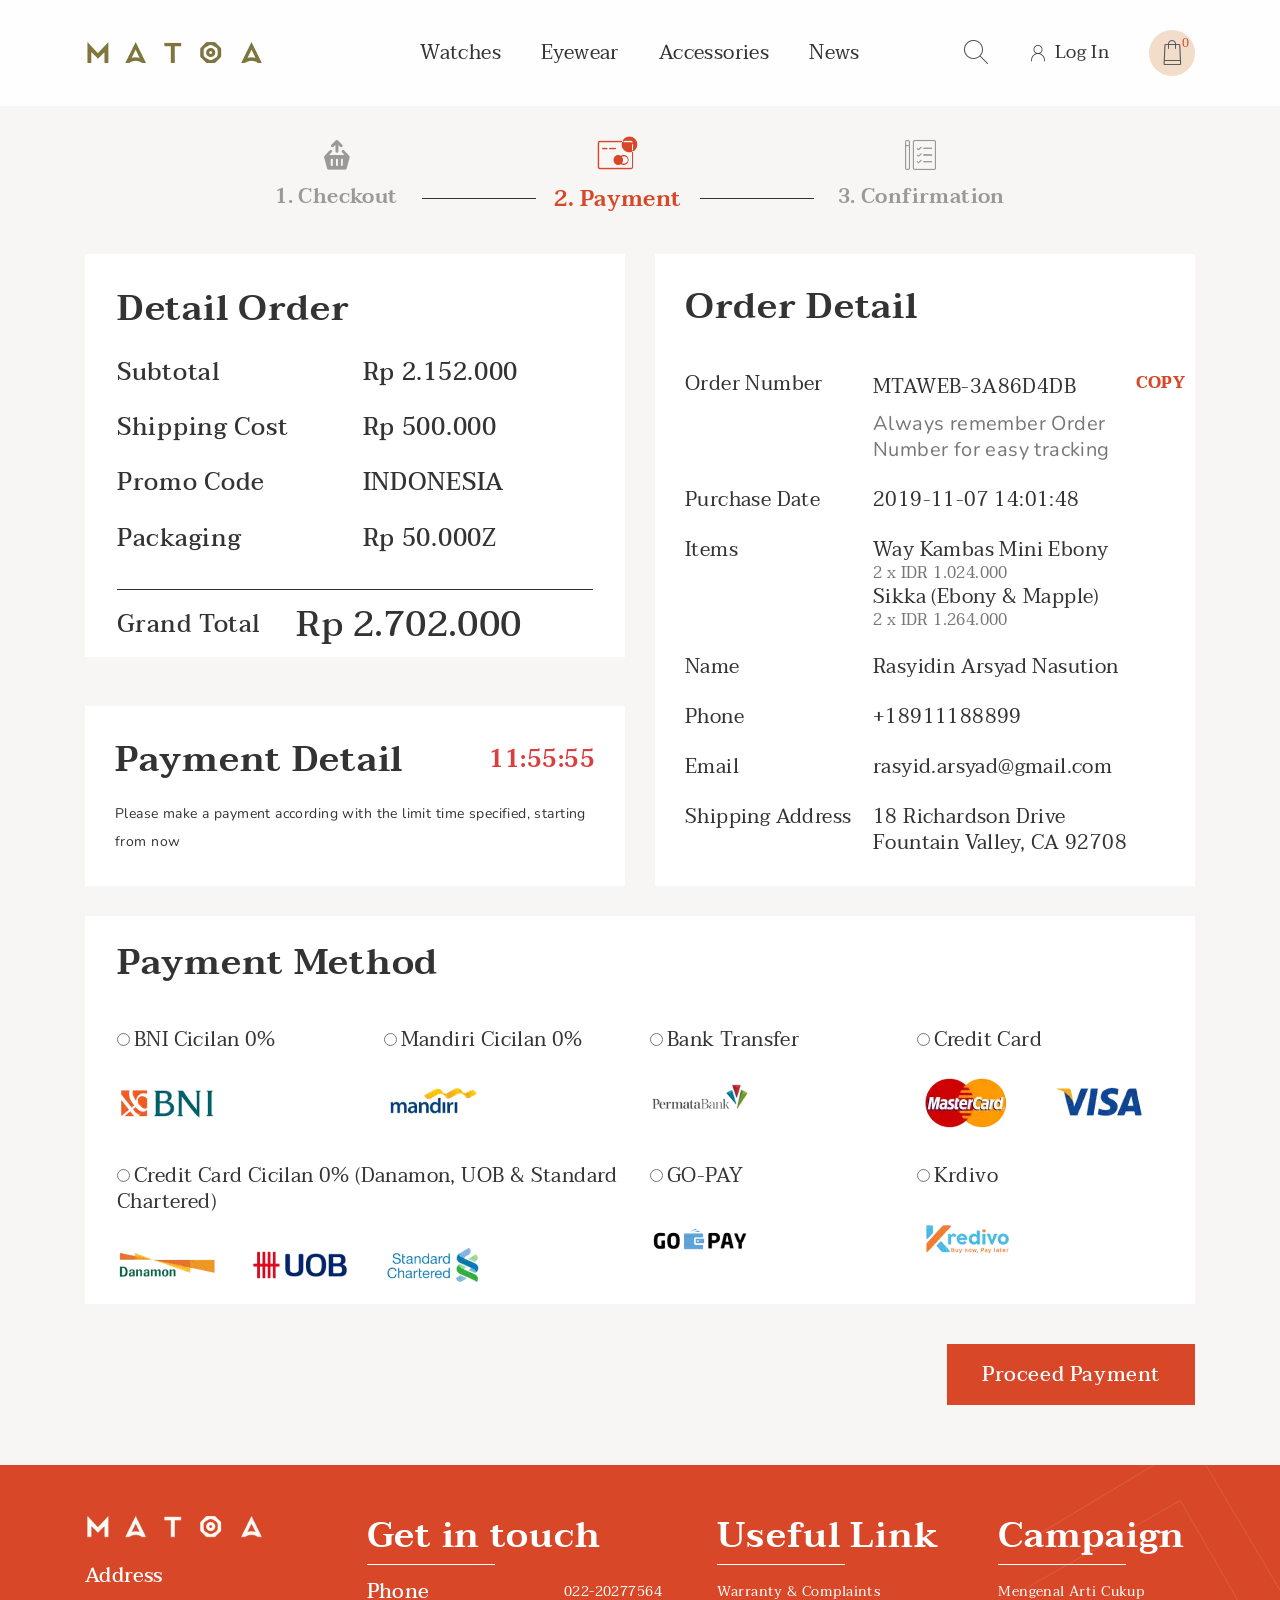
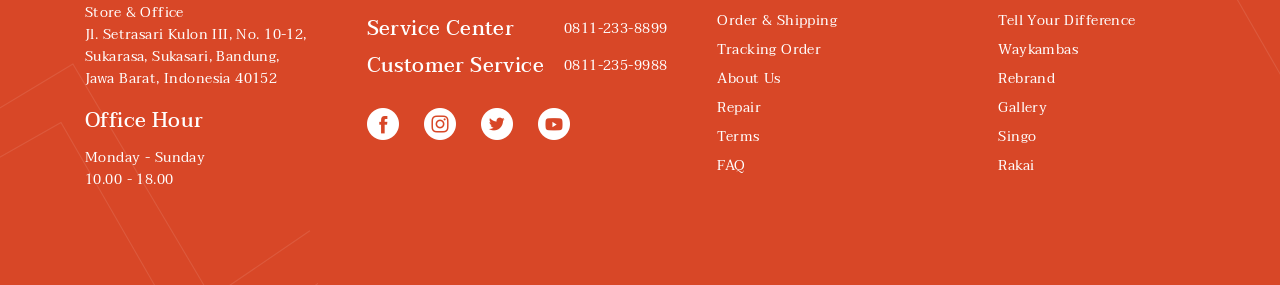
<file: order-step-two.html>
<!DOCTYPE html>
<html lang="en">

<head>
	<title>orderPage-step-two</title>
	<meta charset="UTF-8">
	<meta name="format-detection" content="telephone=no">
	<!-- <style>body{opacity: 0;}</style> -->
	<link rel="stylesheet" href="css/style.min.css?_v=20230219181948">
	<link rel="shortcut icon" href="favicon.ico">
	<!-- <meta name="robots" content="noindex, nofollow"> -->

	<meta name="viewport" content="width=device-width, initial-scale=1.0">
</head>

<body>
	<div class="wrapper">
		<header class="header" data-lp>
			<div class="header__container">
				<a href="" class="header__logo"><picture><source srcset="img/logo.webp" type="image/webp"><img src="img/logo.png" alt=""></picture></a>

				<div class="header__menu menu">

					<nav class="menu__body">
						<ul class="menu__list">
							<li class="menu__item"><a href="" class="menu__link">Watches</a></li>
							<li class="menu__item"><a href="" class="menu__link">Eyewear</a></li>
							<li class="menu__item"><a href="" class="menu__link">Accessories</a></li>
							<li class="menu__item"><a href="" class="menu__link"> News</a></li>
						</ul>
					</nav>
				</div>
				<div class="header__actions actions-header">
					<a data-popup="#search" href="#" class="actions-header__search _icon-search"></a>
					<a href="" class="actions-header__login _icon-user">Log In</a>
					<a href="#" data-popup="#cart" class="actions-header__cart _icon-cart"><span>0</span></a>
					<button type="button" class="icon-menu"><span></span></button>
				</div>
			</div>
		</header>

		<main class="order-two">
			<div class="order-two__container">
				<div class="order-two__items order__items">
					<div class="order__item item-order">
						<div class="item-order__icon _icon-checkout"></div>
						<div class="item-order__title">1. Checkout</div>
					</div>
					<div class="order__line"></div>
					<div class="order__item item-order">
						<div class="item-order__icon _icon-payment"></div>
						<div class="item-order__title">2. Payment</div>
					</div>
					<div class="order__line"></div>
					<div class="order__item item-order">
						<div class="item-order__icon _icon-confirmation"></div>
						<div class="item-order__title">3. Confirmation</div>
					</div>
				</div>
				<div class="order-two__body body-order-two">
					<div class="body-order-two__content">
						<div class="body-order-two__detail detail-body-order">
							<div class="detail-body-order__title">Detail Order</div>
							<ul class=" detail-body-order__items">
								<li class="detail-body-order__item">Subtotal<span>Rp 2.152.000</span></li;>
								<li class="detail-body-order__item">Shipping Cost<span>Rp 500.000</span></li>
								<li class="detail-body-order__item">Promo Code<span>INDONESIA</span></li>
								<li class="detail-body-order__item">Packaging <span>Rp 50.000Z</span></li>
							</ul>
							<div class="detail-body-order__total"><span>Grand Total</span><span>Rp 2.702.000</span></div>
						</div>
						<div class="body-order-two__payment payment-body-order-two">
							<div class="payment-body-order-two__title-block">
								<div class="payment-body-order-two__title">Payment Detail</div>
								<div class="payment-body-order-two__time">11:55:55</div>
							</div>
							<div class="payment-body-order-two__text">Please make a payment according with the limit time
								specified, starting from now</div>
						</div>
					</div>
					<div class="body-order-two__info info-order-two">
						<div class="info-order-two__title">Order Detail</div>
						<div class="info-order-two__order-number-block order-number-block">
							<div class="order-number-block__label">Order Number</div>
							<div class="order-number-block__number">MTAWEB-3A86D4DB <a href="#">COPY</a></div>
							<div class="order-number-block__text">Always remember Order Number for easy tracking</div>
						</div>
						<div class="info-order-two__date-block date-block">
							<div class="date-block__label">Purchase Date</div>
							<div class="date-block__date">2019-11-07 14:01:48</div>
						</div>
						<div class="info-order-two__items-block items-block-info-order-two">
							<div class="items-block-info-order-two__label">Items</div>
							<div class="items-block-info-order-two__item">
								<div class="items-block-info-order-two__item-first">
									<p>Way Kambas Mini Ebony</p>
									<p>2 x IDR 1.024.000</p>
								</div>
								<div class="items-block-info-order-two__item-second">
									<p>Sikka (Ebony & Mapple)</p>
									<p>2 x IDR 1.264.000</p>
								</div>
							</div>
						</div>
						<div class="info-order-two__name-block name-block-info-order-two">
							<div class="name-block-info-order-two__label">Name</div>
							<div class="name-block-info-order-two__text">Rasyidin Arsyad Nasution</div>
						</div>
						<div class="info-order-two__phone-block phone-block-info-order-two">
							<div class="phone-block-info-order-two__label">Phone</div>
							<div class="phone-block-info-order-two__phone">+18911188899</div>
						</div>
						<div class="info-order-two__email-block email-block-info-order-two">
							<div class="email-block-info-order-two__label">Email</div>
							<div class="email-block-info-order-two__email">rasyid.arsyad@gmail.com</div>
						</div>
						<div class="info-order-two__addres-block addres-block-info-order-two">
							<div class="addres-block-info-order-two__label">Shipping Address</div>
							<div class="addres-block-info-order-two__info">
								<p>18 Richardson Drive</p>
								<p>Fountain Valley, CA 92708</p>
							</div>
						</div>
					</div>
				</div>
				<div class="order-two__payment-method payment-method">
					<div class="payment-method__title">Payment Method</div>
					<div class="payment-method__items items-payment-method">
						<div class="items-payment-method__item">
							<div>
								<input type="radio" name="payment-method" id="BNI" class="items-payment-method__input">
								<label for="BNI">BNI Cicilan 0%</label>
							</div>
							<div class="items-payment-method__image">
								<picture><source srcset="img/payment-method/image01.webp" type="image/webp"><img src="img/payment-method/image01.png" alt=""></picture>
							</div>
						</div>
						<div class="items-payment-method__item">
							<div>
								<input type="radio" name="payment-method" id="Mandiri" class="items-payment-method__input">
								<label for="Mandiri">Mandiri Cicilan 0%</label>
							</div>
							<div class="items-payment-method__image">
								<picture><source srcset="img/payment-method/image02.webp" type="image/webp"><img src="img/payment-method/image02.png" alt=""></picture>
							</div>
						</div>
						<div class="items-payment-method__item">
							<div>
								<input type="radio" name="payment-method" id="Bank-Transfer" class="items-payment-method__input">
								<label for="Bank-Transfer">Bank Transfer</label>
							</div>
							<div class="items-payment-method__image">
								<picture><source srcset="img/payment-method/image03.webp" type="image/webp"><img src="img/payment-method/image03.png" alt=""></picture>
							</div>
						</div>
						<div class="items-payment-method__item">
							<div>
								<input type="radio" name="payment-method" id="Credit-Card" class="body-payment-method__input">
								<label for="Credit-Card">Credit Card</label>
							</div>
							<div class="items-payment-method__images">
								<div class="items-payment-method__image">
									<picture><source srcset="img/payment-method/image04.webp" type="image/webp"><img src="img/payment-method/image04.png" alt=""></picture>
								</div>
								<div class="items-payment-method__image">
									<picture><source srcset="img/payment-method/image05.webp" type="image/webp"><img src="img/payment-method/image05.png" alt=""></picture>
								</div>
							</div>
						</div>
						<div class="items-payment-method__item items-payment-method__item_span2">
							<div>
								<input type="radio" name="payment-method" id="Credit-Card-Cicilan" class="items-payment-method__input">
								<label for="Credit-Card-Cicilan">Credit Card Cicilan 0% (Danamon, UOB & Standard
									Chartered)</label>
							</div>
							<div class="items-payment-method__images">
								<div class="items-payment-method__image">
									<picture><source srcset="img/payment-method/image06.webp" type="image/webp"><img src="img/payment-method/image06.png" alt=""></picture>
								</div>
								<div class="items-payment-method__image">
									<picture><source srcset="img/payment-method/image07.webp" type="image/webp"><img src="img/payment-method/image07.png" alt=""></picture>
								</div>
								<div class="items-payment-method__image">
									<picture><source srcset="img/payment-method/image08.webp" type="image/webp"><img src="img/payment-method/image08.png" alt=""></picture>
								</div>
							</div>
						</div>
						<div class="items-payment-method__item">
							<div>
								<input type="radio" name="payment-method" id="GO-PAY" class="items-payment-method__input">
								<label for="GO-PAY">GO-PAY</label>
							</div>
							<div class="items-payment-method__image">
								<picture><source srcset="img/payment-method/image09.webp" type="image/webp"><img src="img/payment-method/image09.png" alt=""></picture>
							</div>
						</div>
						<div class="items-payment-method__item">
							<div>
								<input type="radio" name="payment-method" id="Krdivo" class="items-payment-method__input">
								<label for="Krdivo">Krdivo</label>
							</div>
							<div class="items-payment-method__image">
								<picture><source srcset="img/payment-method/image10.webp" type="image/webp"><img src="img/payment-method/image10.png" alt=""></picture>
							</div>
						</div>
					</div>
				</div>
				<div class="payment-method__button-block">
					<button type="button" class=" payment-method__button button">Proceed Payment</button>
				</div>
			</div>
		</main>
		<footer data-spollers="991.98,max" class="footer">
			<div class="footer__container">
				<div class="footer__column">
					<a href="" class="footer__logo">
						<picture><source srcset="img/logo-footer.webp" type="image/webp"><img src="img/logo-footer.png" alt=""></picture>
					</a>
					<div class="footer__blocks">
						<div class="footer__block">
							<h3 class="footer__label label-footer">Address</h3>
							<div class="footer__text">
								<p>Store & Office</p>
								<p>Jl. Setrasari Kulon III, No. 10-12,</p>
								<p>Sukarasa, Sukasari, Bandung,</p>
								<p>Jawa Barat, Indonesia 40152</p>
							</div>
						</div>
						<div class="footer__block">
							<h3 class="footer__label label-footer">Office Hour</h3>
							<div class="footer__text">
								<p>Monday - Sunday</p>
								<p>10.00 - 18.00</p>

							</div>
						</div>
					</div>

				</div>
				<div class="footer__column">
					<button type="button" data-spoller class="footer__title title title--white _icon-arrow-select">Get in touch</button>
					<div class="footer__contacts contacts-footer">
						<div class="contacts-footer__body">
							<div class="contacts-footer__label label-footer">
								Phone
							</div>
							<a href="tel:02220277564" class="contacts-footer__value">022-20277564</a>
							<div class="contacts-footer__label label-footer ">
								Service Center
							</div>
							<a href="tel:08112338899" class="contacts-footer__value">0811-233-8899</a>
							<div class="contacts-footer__label label-footer ">
								Customer Service
							</div>
							<a href="tel:08112359988" class="contacts-footer__value">0811-235-9988</a>
							<div class="footer__social social">
								<a href="" class="social__item _icon-faceboke "></a>
								<a href="" class="social__item _icon-instagram "></a>
								<a href="" class="social__item _icon-twitter "></a>
								<a href="" class="social__item _icon-you-tube "></a>
							</div>
						</div>

					</div>

				</div>
				<div class="footer__column">
					<button type="button" data-spoller class="footer__title title title--white _icon-arrow-select">Useful Link</button>
					<nav class="footer__menu menu-footer">
						<ul class="menu-footer__list">
							<li class="menu-footer__item"><a href="" class="menu-footer__link">Warranty & Complaints</a></li>
							<li class="menu-footer__item"><a href="" class="menu-footer__link">Order & Shipping</a></li>
							<li class="menu-footer__item"><a href="" class="menu-footer__link"> Tracking Order</a></li>
							<li class="menu-footer__item"><a href="" class="menu-footer__link"> About Us</a></li>
							<li class="menu-footer__item"><a href="" class="menu-footer__link"> Repair</a></li>
							<li class="menu-footer__item"><a href="" class="menu-footer__link"> Terms</a></li>
							<li class="menu-footer__item"><a href="" class="menu-footer__link"> FAQ</a></li>
						</ul>
					</nav>
				</div>
				<div class="footer__column">
					<button type="button" data-spoller class="footer__title title title--white _icon-arrow-select ">Campaign</button>
					<nav class="footer__menu menu-footer">
						<ul class="menu-footer__list">
							<li class="menu-footer__item"><a href="" class="menu-footer__link">Mengenal Arti Cukup</a></li>
							<li class="menu-footer__item"><a href="" class="menu-footer__link">Tell Your Difference</a></li>
							<li class="menu-footer__item"><a href="" class="menu-footer__link"> Waykambas</a></li>
							<li class="menu-footer__item"><a href="" class="menu-footer__link"> Rebrand</a></li>
							<li class="menu-footer__item"><a href="" class="menu-footer__link"> Gallery</a></li>
							<li class="menu-footer__item"><a href="" class="menu-footer__link"> Singo</a></li>
							<li class="menu-footer__item"><a href="" class="menu-footer__link"> Rakai</a></li>
						</ul>
					</nav>
				</div>
			</div>
		</footer>
	</div>
	<div id="search" aria-hidden="true" class="popup popap-search">
		<div class="popup__wrapper">
			<div class="popup__content">
				<button data-close type="button" class="popup__close"></button>
				<div class="popup__text">
					<form action="#" method="get" class="search-form">
						<div class="search-form__title title title--small">search</div>
						<div class="search-form__body">
							<div class="search-form__line">
								<input data-required="" autocomplete="off" type="text" name="form[]" data-error="Ошибка" placeholder="search" class="search-form__input input">
							</div>
							<button type="submit" class="button _icon-search"></button>
						</div>
					</form>
				</div>
			</div>
		</div>
	</div>

	<div id="cart" aria-hidden="true" class="popup popup_cart  ">
		<div class="popup__wrapper">
			<div class="popup__content">
				<button data-close type="button" class="popup__close"></button>
				<div class="popup__text">
					<form action="" class="cart">
						<div class="cart__items">
							<div class="cart__item item-cart">
								<div class="item-cart__content content-item-cart">
									<div class="item-cart__image">
										<picture><source srcset="img/product-main/image-01.webp" type="image/webp"><img src="img/product-main/image-01.png" alt=""></picture>
									</div>
									<div class="">
										<a href="#" class="content-item-cart__title">Way Kambas Mini Ebony</a>
										<div class="content-item-cart__old-price">Rp 1.280.000</div>
										<div class="content-item-cart__price">Rp 1.024.000</div>
										<div class="content-item-cart__info">
											<p>Custom Engrave</p>
											<p>“Happy | Birthday | from”</p>
										</div>
									</div>
								</div>
								<div class="item-cart__actions actions-item-cart">
									<div class="actions-item-cart__packing">
										<div class="actions-item-cart__label">Select Packaging</div>
										<select name="form[]" data-class-modif="cart" class="actions-item-cart__select">
											<option value="1" selected>Wooden Packaging (Rp 50.000)</option>
											<option value="2">Wooden Packaging (Rp 50.000)</option>
											<option value="3">Wooden Packaging (Rp 50.000)</option>
											<option value="4">Wooden Packaging (Rp 50.000)</option>
										</select>
									</div>
									<div class="actions-item-cart__quantity">
										<div data-quantity class="quantity quantity_cart">
											<button data-quantity-minus type="button" class="quantity__button quantity__button_minus"></button>
											<div class="quantity__input">
												<input data-quantity-value autocomplete="off" type="text" name="form[]" value="1">
											</div>
											<button data-quantity-plus type="button" class="quantity__button quantity__button_plus"></button>
										</div>
										<div class="actions-item-cart__price">Rp 2.048.000 </div>
										<button type="button" class="actions-item-cart__delate _icon-delete"></button>
									</div>

								</div>
							</div>
							<div class="cart__item item-cart">
								<div class="item-cart__content content-item-cart">
									<div class="item-cart__image">
										<picture><source srcset="img/product-main/image-01.webp" type="image/webp"><img src="img/product-main/image-01.png" alt=""></picture>
									</div>
									<div class="">
										<a href="#" class="content-item-cart__title">Way Kambas Mini Ebony</a>
										<div class="content-item-cart__old-price">Rp 1.280.000</div>
										<div class="content-item-cart__price">Rp 1.024.000</div>
										<div class="content-item-cart__info">
											<p>Custom Engrave</p>
											<p>“Happy | Birthday | from”</p>
										</div>
									</div>
								</div>
								<div class="item-cart__actions actions-item-cart">
									<div class="actions-item-cart__packing">
										<div class="actions-item-cart__label">Select Packaging</div>
										<select name="form[]" data-class-modif="cart" class="actions-item-cart__select">
											<option value="1" selected>Wooden Packaging (Rp 50.000)</option>
											<option value="2">Wooden Packaging (Rp 50.000)</option>
											<option value="3">Wooden Packaging (Rp 50.000)</option>
											<option value="4">Wooden Packaging (Rp 50.000)</option>
										</select>
									</div>
									<div class="actions-item-cart__quantity">
										<div data-quantity class="quantity quantity_cart">
											<button data-quantity-minus type="button" class="quantity__button quantity__button_minus"></button>
											<div class="quantity__input">
												<input data-quantity-value autocomplete="off" type="text" name="form[]" value="1">
											</div>
											<button data-quantity-plus type="button" class="quantity__button quantity__button_plus"></button>
										</div>
										<div class="actions-item-cart__price">Rp 2.048.000 </div>
										<button type="button" class="actions-item-cart__delate _icon-delete"></button>
									</div>

								</div>
							</div>
						</div>
						<div class="cart__footer">
							<div class="cart__promo promo-cart">
								<label for="p-1" class="promo-cart__label">Kode Promo</label>
								<div class="promo-cart__line">
									<input id="p-1" autocomplete="off" type="text" name="form[]" class="promo-cart__input">
									<div class="promo-cart__info">35% OFF</div>
								</div>
							</div>
							<div class="cart__total total-cart">
								<div class="total-cart__label">Total</div>
								<div class="total-cart__value">
									<div class="total-cart__old-price">Rp 3.312.000</div>
									<div class="total-cart__price">Rp 2.152.000</div>
								</div>
							</div>
						</div>
						<button class="cart__button button">Checkout</button>
					</form>
				</div>
			</div>
		</div>
	</div>
	<!-- Стилі для body -->
	<style>
		.lock body {
			overflow: hidden;
			touch-action: none;
			overscroll-behavior: none;
		}

		.loading body {
			opacity: 0;
			visibility: hidden;
		}

		.loaded body {
			transition: opacity 0.5s ease 0s;
			opacity: 1;
			visibility: visible;
		}
	</style>
	<div id="fls-preloader">
		<!-- Документація: https://template.fls.guru/template-docs/modul-preloader.html -->
		<!-- Стилі для прелоадера -->
		<style>
			* {
				padding: 0px;
				margin: 0px;
				border: 0px;
			}

			*,
			*:before,
			*:after {
				box-sizing: border-box;
			}

			/* Головний блок */
			.fls-preloader {
				pointer-events: none;
				z-index: -1;
				position: fixed;
				width: 100%;
				height: 100%;
				top: 0;
				left: 0;
				display: flex;
				justify-content: center;
				align-items: center;
			}

			/* Блок з елементами */
			.fls-preloader__body {
				padding: 0.93rem;
				max-width: 31.25rem;
				display: flex;
				flex-direction: column;
			}

			/* Блок з лічильником */
			.fls-preloader__counter {
				font-size: 10rem;
			}

			/* Прогресбар */
			.fls-preloader__line {}

			/* Лінія прогресбару */
			.fls-preloader__line span {
				display: inline-block;
				transition: width 0.2s ease;
				height: 0.8rem;
				background-color: #7A956B;
			}
		</style>
		<!-- Скріпт прелоадера -->
		<script>
			function preloader() {
				const preloaderImages = document.querySelector('[data-preloader]') ? document.querySelectorAll('[data-preloader] img') : document.querySelectorAll('img');
				const preloaderContainer = document.querySelector('#fls-preloader');
				if (preloaderImages.length) {
					const preloaderTemplate = `
					<div class="fls-preloader">
						<div class="fls-preloader__body">
							<div class="fls-preloader__counter">0%</div>
							<div class="fls-preloader__line"><span></span></div>
						</div>
					</div>`;
					document.querySelector('html').insertAdjacentHTML("beforeend", preloaderTemplate);

					const
						preloader = document.querySelector('.fls-preloader'),
						showPecentLoad = document.querySelector('.fls-preloader__counter'),
						showLineLoad = document.querySelector('.fls-preloader__line span'),
						htmlDocument = document.documentElement;

					let imagesLoadedCount = counter = progress = 0;

					htmlDocument.classList.add('loading');
					htmlDocument.classList.add('lock');

					preloaderImages.forEach(preloaderImage => {
						const imgClone = document.createElement('img');
						if (imgClone) {
							imgClone.onload = imageLoaded;
							imgClone.onerror = imageLoaded;
							preloaderImage.dataset.src ? imgClone.src = preloaderImage.dataset.src : imgClone.src = preloaderImage.src;
						}
					});

					function setValueProgress(progress) {
						showPecentLoad ? showPecentLoad.innerText = `${progress}%` : null;
						showLineLoad ? showLineLoad.style.width = `${progress}%` : null;
					}
					showPecentLoad ? setValueProgress(progress) : null;

					function imageLoaded() {
						imagesLoadedCount++;
						progress = Math.round((100 / preloaderImages.length) * imagesLoadedCount);
						const intervalId = setInterval(() => {
							counter >= progress ? clearInterval(intervalId) : setValueProgress(++counter);
							counter >= 100 ? addLoadedClass() : null;
						}, 10);
					}

					function addLoadedClass() {
						htmlDocument.classList.add('loaded');
						htmlDocument.classList.remove('lock');
						htmlDocument.classList.remove('loading');
						setInterval(() => {
							preloader.remove();
							preloaderContainer.remove();
						}, 500);
					}
				} else {
					preloaderContainer.remove();
				}
			}
			preloader();
		</script>
	</div>
	<script src="js/app.min.js?_v=20230219181948"></script>

</body>

</html>
</file>
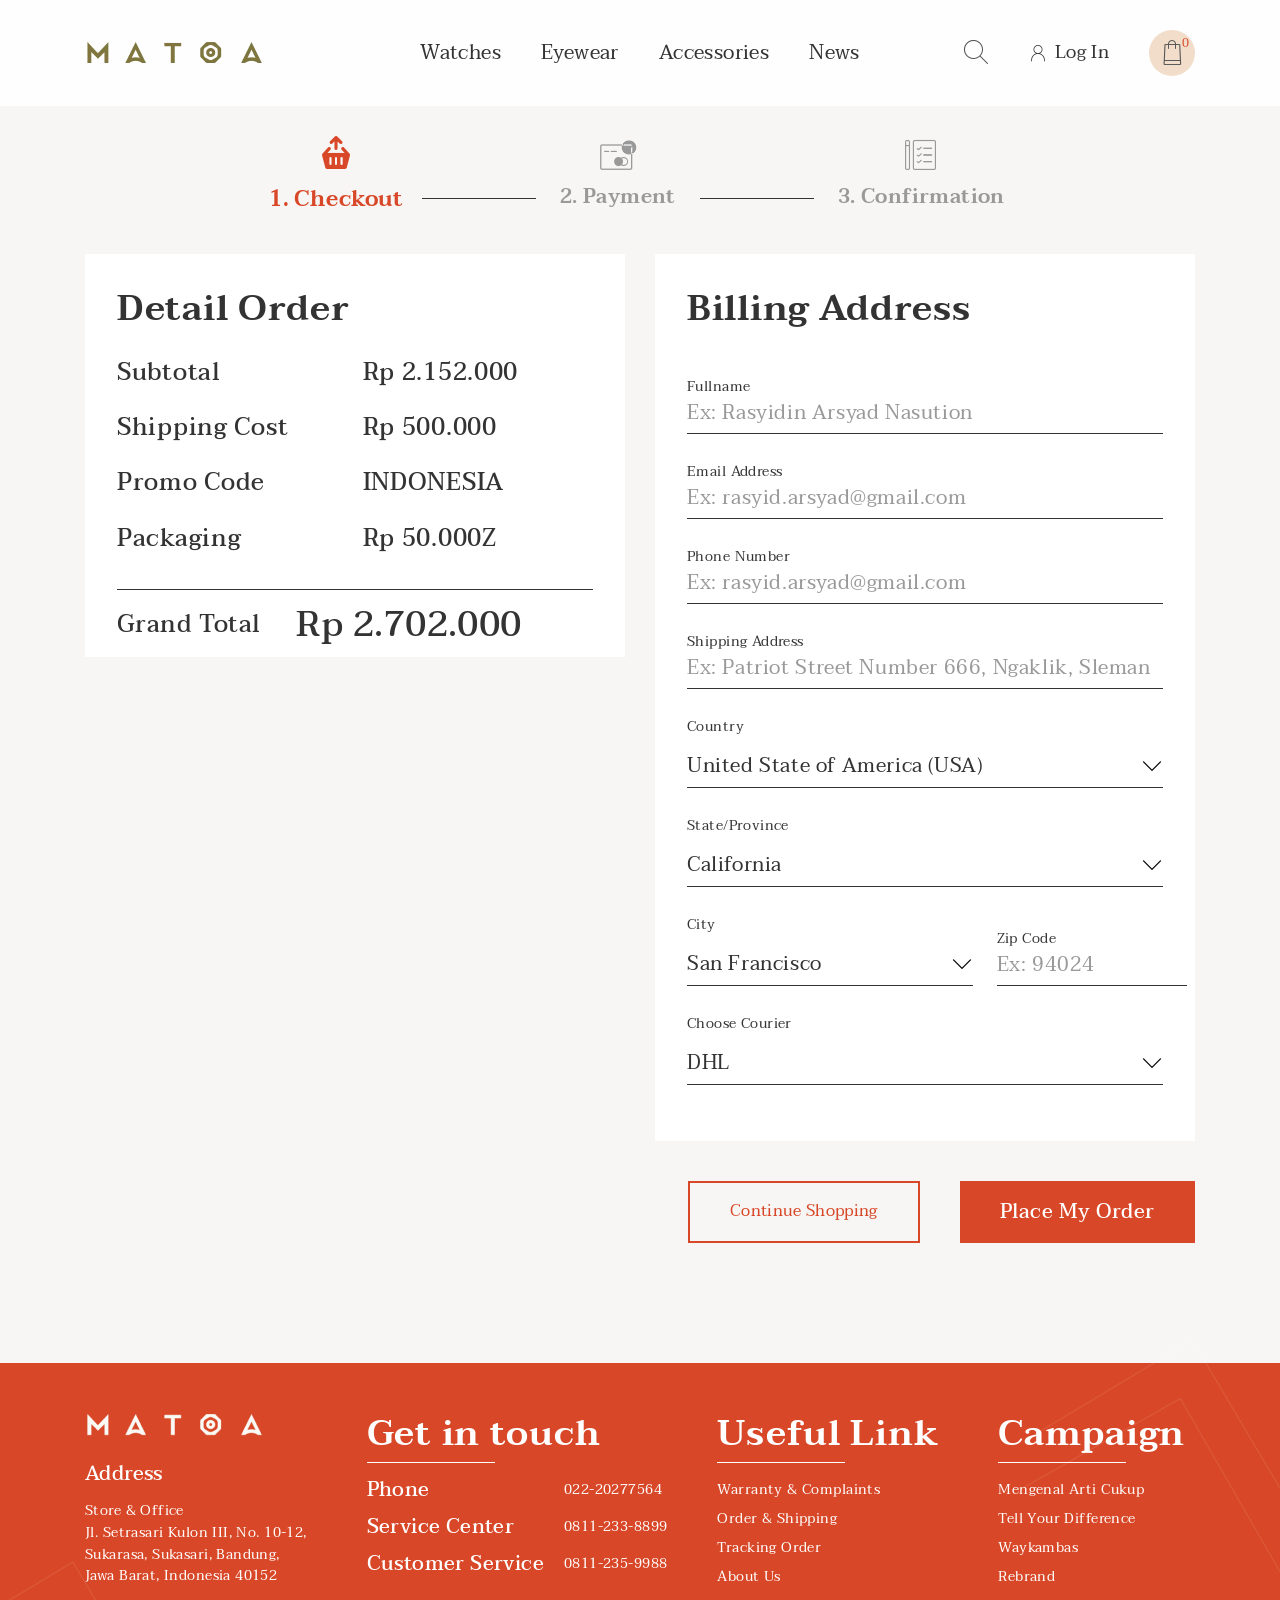
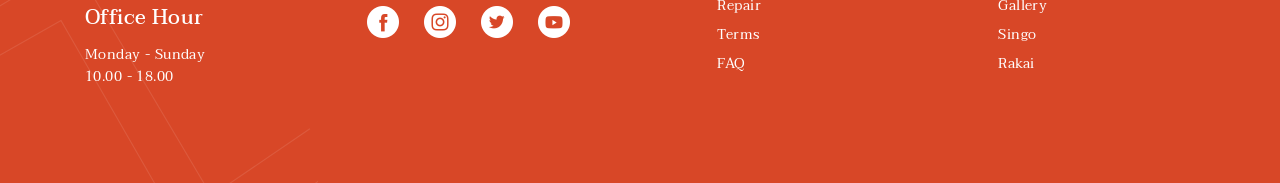
<file: order.html>
<!DOCTYPE html>
<html lang="en">

<head>
	<title>orderPage</title>
	<meta charset="UTF-8">
	<meta name="format-detection" content="telephone=no">
	<!-- <style>body{opacity: 0;}</style> -->
	<link rel="stylesheet" href="css/style.min.css?_v=20230219181948">
	<link rel="shortcut icon" href="favicon.ico">
	<!-- <meta name="robots" content="noindex, nofollow"> -->

	<meta name="viewport" content="width=device-width, initial-scale=1.0">
</head>

<body>
	<div class="wrapper">
		<header class="header" data-lp>
			<div class="header__container">
				<a href="" class="header__logo"><picture><source srcset="img/logo.webp" type="image/webp"><img src="img/logo.png" alt=""></picture></a>

				<div class="header__menu menu">

					<nav class="menu__body">
						<ul class="menu__list">
							<li class="menu__item"><a href="" class="menu__link">Watches</a></li>
							<li class="menu__item"><a href="" class="menu__link">Eyewear</a></li>
							<li class="menu__item"><a href="" class="menu__link">Accessories</a></li>
							<li class="menu__item"><a href="" class="menu__link"> News</a></li>
						</ul>
					</nav>
				</div>
				<div class="header__actions actions-header">
					<a data-popup="#search" href="#" class="actions-header__search _icon-search"></a>
					<a href="" class="actions-header__login _icon-user">Log In</a>
					<a href="#" data-popup="#cart" class="actions-header__cart _icon-cart"><span>0</span></a>
					<button type="button" class="icon-menu"><span></span></button>
				</div>
			</div>
		</header>

		<main class="order">
			<div class="order__container">
				<div class="order__items">
					<div class="order__item item-order">
						<div class="item-order__icon _icon-checkout"></div>
						<div class="item-order__title">1. Checkout</div>
					</div>
					<div class="order__line"></div>
					<div class="order__item item-order">
						<div class="item-order__icon _icon-payment"></div>
						<div class="item-order__title">2. Payment</div>
					</div>
					<div class="order__line"></div>
					<div class="order__item item-order">
						<div class="item-order__icon _icon-confirmation"></div>
						<div class="item-order__title">3. Confirmation</div>
					</div>
				</div>
				<div class="order__body body-order">
					<div class="body-order__detail detail-body-order">
						<div class="detail-body-order__title">Detail Order</div>
						<ul class=" detail-body-order__items">
							<li class="detail-body-order__item">Subtotal<span>Rp 2.152.000</span></li;>
							<li class="detail-body-order__item">Shipping Cost<span>Rp 500.000</span></li>
							<li class="detail-body-order__item">Promo Code<span>INDONESIA</span></li>
							<li class="detail-body-order__item">Packaging <span>Rp 50.000Z</span></li>
						</ul>
						<div class="detail-body-order__total"><span>Grand Total</span><span>Rp 2.702.000</span></div>
					</div>
					<form class="body-order__addres addres-body-order">
						<div class="addres-body-order__title">Billing Address</div>
						<label>Fullname
							<input autocomplete="off" type="text" name="fullname" placeholder="Ex: Rasyidin Arsyad Nasution" class="addres-body-order__input">
						</label>
						<label>Email Address
							<input autocomplete="off" type="text" name="email-address" placeholder="Ex: rasyid.arsyad@gmail.com" class="addres-body-order__input">
						</label>
						<label>Phone Number
							<input autocomplete="off" type="tel" name="phone-number" placeholder="Ex: rasyid.arsyad@gmail.com" class="addres-body-order__input">
						</label>
						<label>Shipping Address
							<input autocomplete="off" type="tel" name="shipping-address" placeholder="Ex: Patriot Street Number 666, Ngaklik, Sleman" class="addres-body-order__input">
						</label>
						<div class="addres-body-order__label">Country</div>
						<select name="contry" data-class-modif="form" class="addres-body-order__select">
							<option value="1" selected>United State of America (USA)</option>
							<option value="2">Germany</option>
							<option value="3">Italy</option>
							<option value="4">Spain</option>
						</select>
						<div class="addres-body-order__label">State/Province</div>
						<select name="state" data-class-modif="form" class="addres-body-order__select">
							<option value="1" selected>California</option>
							<option value="2">Los Angeles</option>
							<option value="4">New York</option>
						</select>
						<div class="addres-body-order__city-block">
							<div>
								<div class="addres-body-order__label">City</div>
								<select name="city" data-class-modif="form" class="addres-body-order__select">
									<option value="1" selected>San Francisco</option>
									<option value="2">Cietle</option>
									<option value="3">Las Vegas</option>
									<option value="4">Vashington</option>
								</select>
							</div>
							<label>Zip Code
								<input autocomplete="off" type="text" name="zip-code" placeholder="Ex: 94024" class="addres-body-order__input">
							</label>
						</div>
						<div class="addres-body-order__label">Choose Courier</div>
						<select name="courier" data-class-modif="form" class="addres-body-order__select">
							<option value="1" selected>DHL</option>
							<option value="2">Пункт №2</option>
							<option value="3">Пункт №3</option>
							<option value="4">Пункт №4</option>
						</select>
					</form>
				</div>
				<div class="order__buttons">
					<button type="button" class="order__button border-button">Continue Shopping</button>
					<button type="submit" class="order__button button">Place My Order</button>
				</div>
			</div>
		</main>
		<footer data-spollers="991.98,max" class="footer">
			<div class="footer__container">
				<div class="footer__column">
					<a href="" class="footer__logo">
						<picture><source srcset="img/logo-footer.webp" type="image/webp"><img src="img/logo-footer.png" alt=""></picture>
					</a>
					<div class="footer__blocks">
						<div class="footer__block">
							<h3 class="footer__label label-footer">Address</h3>
							<div class="footer__text">
								<p>Store & Office</p>
								<p>Jl. Setrasari Kulon III, No. 10-12,</p>
								<p>Sukarasa, Sukasari, Bandung,</p>
								<p>Jawa Barat, Indonesia 40152</p>
							</div>
						</div>
						<div class="footer__block">
							<h3 class="footer__label label-footer">Office Hour</h3>
							<div class="footer__text">
								<p>Monday - Sunday</p>
								<p>10.00 - 18.00</p>

							</div>
						</div>
					</div>

				</div>
				<div class="footer__column">
					<button type="button" data-spoller class="footer__title title title--white _icon-arrow-select">Get in touch</button>
					<div class="footer__contacts contacts-footer">
						<div class="contacts-footer__body">
							<div class="contacts-footer__label label-footer">
								Phone
							</div>
							<a href="tel:02220277564" class="contacts-footer__value">022-20277564</a>
							<div class="contacts-footer__label label-footer ">
								Service Center
							</div>
							<a href="tel:08112338899" class="contacts-footer__value">0811-233-8899</a>
							<div class="contacts-footer__label label-footer ">
								Customer Service
							</div>
							<a href="tel:08112359988" class="contacts-footer__value">0811-235-9988</a>
							<div class="footer__social social">
								<a href="" class="social__item _icon-faceboke "></a>
								<a href="" class="social__item _icon-instagram "></a>
								<a href="" class="social__item _icon-twitter "></a>
								<a href="" class="social__item _icon-you-tube "></a>
							</div>
						</div>

					</div>

				</div>
				<div class="footer__column">
					<button type="button" data-spoller class="footer__title title title--white _icon-arrow-select">Useful Link</button>
					<nav class="footer__menu menu-footer">
						<ul class="menu-footer__list">
							<li class="menu-footer__item"><a href="" class="menu-footer__link">Warranty & Complaints</a></li>
							<li class="menu-footer__item"><a href="" class="menu-footer__link">Order & Shipping</a></li>
							<li class="menu-footer__item"><a href="" class="menu-footer__link"> Tracking Order</a></li>
							<li class="menu-footer__item"><a href="" class="menu-footer__link"> About Us</a></li>
							<li class="menu-footer__item"><a href="" class="menu-footer__link"> Repair</a></li>
							<li class="menu-footer__item"><a href="" class="menu-footer__link"> Terms</a></li>
							<li class="menu-footer__item"><a href="" class="menu-footer__link"> FAQ</a></li>
						</ul>
					</nav>
				</div>
				<div class="footer__column">
					<button type="button" data-spoller class="footer__title title title--white _icon-arrow-select ">Campaign</button>
					<nav class="footer__menu menu-footer">
						<ul class="menu-footer__list">
							<li class="menu-footer__item"><a href="" class="menu-footer__link">Mengenal Arti Cukup</a></li>
							<li class="menu-footer__item"><a href="" class="menu-footer__link">Tell Your Difference</a></li>
							<li class="menu-footer__item"><a href="" class="menu-footer__link"> Waykambas</a></li>
							<li class="menu-footer__item"><a href="" class="menu-footer__link"> Rebrand</a></li>
							<li class="menu-footer__item"><a href="" class="menu-footer__link"> Gallery</a></li>
							<li class="menu-footer__item"><a href="" class="menu-footer__link"> Singo</a></li>
							<li class="menu-footer__item"><a href="" class="menu-footer__link"> Rakai</a></li>
						</ul>
					</nav>
				</div>
			</div>
		</footer>
	</div>
	<div id="search" aria-hidden="true" class="popup popap-search">
		<div class="popup__wrapper">
			<div class="popup__content">
				<button data-close type="button" class="popup__close"></button>
				<div class="popup__text">
					<form action="#" method="get" class="search-form">
						<div class="search-form__title title title--small">search</div>
						<div class="search-form__body">
							<div class="search-form__line">
								<input data-required="" autocomplete="off" type="text" name="form[]" data-error="Ошибка" placeholder="search" class="search-form__input input">
							</div>
							<button type="submit" class="button _icon-search"></button>
						</div>
					</form>
				</div>
			</div>
		</div>
	</div>

	<div id="cart" aria-hidden="true" class="popup popup_cart  ">
		<div class="popup__wrapper">
			<div class="popup__content">
				<button data-close type="button" class="popup__close"></button>
				<div class="popup__text">
					<form action="" class="cart">
						<div class="cart__items">
							<div class="cart__item item-cart">
								<div class="item-cart__content content-item-cart">
									<div class="item-cart__image">
										<picture><source srcset="img/product-main/image-01.webp" type="image/webp"><img src="img/product-main/image-01.png" alt=""></picture>
									</div>
									<div class="">
										<a href="#" class="content-item-cart__title">Way Kambas Mini Ebony</a>
										<div class="content-item-cart__old-price">Rp 1.280.000</div>
										<div class="content-item-cart__price">Rp 1.024.000</div>
										<div class="content-item-cart__info">
											<p>Custom Engrave</p>
											<p>“Happy | Birthday | from”</p>
										</div>
									</div>
								</div>
								<div class="item-cart__actions actions-item-cart">
									<div class="actions-item-cart__packing">
										<div class="actions-item-cart__label">Select Packaging</div>
										<select name="form[]" data-class-modif="cart" class="actions-item-cart__select">
											<option value="1" selected>Wooden Packaging (Rp 50.000)</option>
											<option value="2">Wooden Packaging (Rp 50.000)</option>
											<option value="3">Wooden Packaging (Rp 50.000)</option>
											<option value="4">Wooden Packaging (Rp 50.000)</option>
										</select>
									</div>
									<div class="actions-item-cart__quantity">
										<div data-quantity class="quantity quantity_cart">
											<button data-quantity-minus type="button" class="quantity__button quantity__button_minus"></button>
											<div class="quantity__input">
												<input data-quantity-value autocomplete="off" type="text" name="form[]" value="1">
											</div>
											<button data-quantity-plus type="button" class="quantity__button quantity__button_plus"></button>
										</div>
										<div class="actions-item-cart__price">Rp 2.048.000 </div>
										<button type="button" class="actions-item-cart__delate _icon-delete"></button>
									</div>

								</div>
							</div>
							<div class="cart__item item-cart">
								<div class="item-cart__content content-item-cart">
									<div class="item-cart__image">
										<picture><source srcset="img/product-main/image-01.webp" type="image/webp"><img src="img/product-main/image-01.png" alt=""></picture>
									</div>
									<div class="">
										<a href="#" class="content-item-cart__title">Way Kambas Mini Ebony</a>
										<div class="content-item-cart__old-price">Rp 1.280.000</div>
										<div class="content-item-cart__price">Rp 1.024.000</div>
										<div class="content-item-cart__info">
											<p>Custom Engrave</p>
											<p>“Happy | Birthday | from”</p>
										</div>
									</div>
								</div>
								<div class="item-cart__actions actions-item-cart">
									<div class="actions-item-cart__packing">
										<div class="actions-item-cart__label">Select Packaging</div>
										<select name="form[]" data-class-modif="cart" class="actions-item-cart__select">
											<option value="1" selected>Wooden Packaging (Rp 50.000)</option>
											<option value="2">Wooden Packaging (Rp 50.000)</option>
											<option value="3">Wooden Packaging (Rp 50.000)</option>
											<option value="4">Wooden Packaging (Rp 50.000)</option>
										</select>
									</div>
									<div class="actions-item-cart__quantity">
										<div data-quantity class="quantity quantity_cart">
											<button data-quantity-minus type="button" class="quantity__button quantity__button_minus"></button>
											<div class="quantity__input">
												<input data-quantity-value autocomplete="off" type="text" name="form[]" value="1">
											</div>
											<button data-quantity-plus type="button" class="quantity__button quantity__button_plus"></button>
										</div>
										<div class="actions-item-cart__price">Rp 2.048.000 </div>
										<button type="button" class="actions-item-cart__delate _icon-delete"></button>
									</div>

								</div>
							</div>
						</div>
						<div class="cart__footer">
							<div class="cart__promo promo-cart">
								<label for="p-1" class="promo-cart__label">Kode Promo</label>
								<div class="promo-cart__line">
									<input id="p-1" autocomplete="off" type="text" name="form[]" class="promo-cart__input">
									<div class="promo-cart__info">35% OFF</div>
								</div>
							</div>
							<div class="cart__total total-cart">
								<div class="total-cart__label">Total</div>
								<div class="total-cart__value">
									<div class="total-cart__old-price">Rp 3.312.000</div>
									<div class="total-cart__price">Rp 2.152.000</div>
								</div>
							</div>
						</div>
						<button class="cart__button button">Checkout</button>
					</form>
				</div>
			</div>
		</div>
	</div>
	<!-- Стилі для body -->
	<style>
		.lock body {
			overflow: hidden;
			touch-action: none;
			overscroll-behavior: none;
		}

		.loading body {
			opacity: 0;
			visibility: hidden;
		}

		.loaded body {
			transition: opacity 0.5s ease 0s;
			opacity: 1;
			visibility: visible;
		}
	</style>
	<div id="fls-preloader">
		<!-- Документація: https://template.fls.guru/template-docs/modul-preloader.html -->
		<!-- Стилі для прелоадера -->
		<style>
			* {
				padding: 0px;
				margin: 0px;
				border: 0px;
			}

			*,
			*:before,
			*:after {
				box-sizing: border-box;
			}

			/* Головний блок */
			.fls-preloader {
				pointer-events: none;
				z-index: -1;
				position: fixed;
				width: 100%;
				height: 100%;
				top: 0;
				left: 0;
				display: flex;
				justify-content: center;
				align-items: center;
			}

			/* Блок з елементами */
			.fls-preloader__body {
				padding: 0.93rem;
				max-width: 31.25rem;
				display: flex;
				flex-direction: column;
			}

			/* Блок з лічильником */
			.fls-preloader__counter {
				font-size: 10rem;
			}

			/* Прогресбар */
			.fls-preloader__line {}

			/* Лінія прогресбару */
			.fls-preloader__line span {
				display: inline-block;
				transition: width 0.2s ease;
				height: 0.8rem;
				background-color: #7A956B;
			}
		</style>
		<!-- Скріпт прелоадера -->
		<script>
			function preloader() {
				const preloaderImages = document.querySelector('[data-preloader]') ? document.querySelectorAll('[data-preloader] img') : document.querySelectorAll('img');
				const preloaderContainer = document.querySelector('#fls-preloader');
				if (preloaderImages.length) {
					const preloaderTemplate = `
					<div class="fls-preloader">
						<div class="fls-preloader__body">
							<div class="fls-preloader__counter">0%</div>
							<div class="fls-preloader__line"><span></span></div>
						</div>
					</div>`;
					document.querySelector('html').insertAdjacentHTML("beforeend", preloaderTemplate);

					const
						preloader = document.querySelector('.fls-preloader'),
						showPecentLoad = document.querySelector('.fls-preloader__counter'),
						showLineLoad = document.querySelector('.fls-preloader__line span'),
						htmlDocument = document.documentElement;

					let imagesLoadedCount = counter = progress = 0;

					htmlDocument.classList.add('loading');
					htmlDocument.classList.add('lock');

					preloaderImages.forEach(preloaderImage => {
						const imgClone = document.createElement('img');
						if (imgClone) {
							imgClone.onload = imageLoaded;
							imgClone.onerror = imageLoaded;
							preloaderImage.dataset.src ? imgClone.src = preloaderImage.dataset.src : imgClone.src = preloaderImage.src;
						}
					});

					function setValueProgress(progress) {
						showPecentLoad ? showPecentLoad.innerText = `${progress}%` : null;
						showLineLoad ? showLineLoad.style.width = `${progress}%` : null;
					}
					showPecentLoad ? setValueProgress(progress) : null;

					function imageLoaded() {
						imagesLoadedCount++;
						progress = Math.round((100 / preloaderImages.length) * imagesLoadedCount);
						const intervalId = setInterval(() => {
							counter >= progress ? clearInterval(intervalId) : setValueProgress(++counter);
							counter >= 100 ? addLoadedClass() : null;
						}, 10);
					}

					function addLoadedClass() {
						htmlDocument.classList.add('loaded');
						htmlDocument.classList.remove('lock');
						htmlDocument.classList.remove('loading');
						setInterval(() => {
							preloader.remove();
							preloaderContainer.remove();
						}, 500);
					}
				} else {
					preloaderContainer.remove();
				}
			}
			preloader();
		</script>
	</div>
	<script src="js/app.min.js?_v=20230219181948"></script>

</body>

</html>
</file>
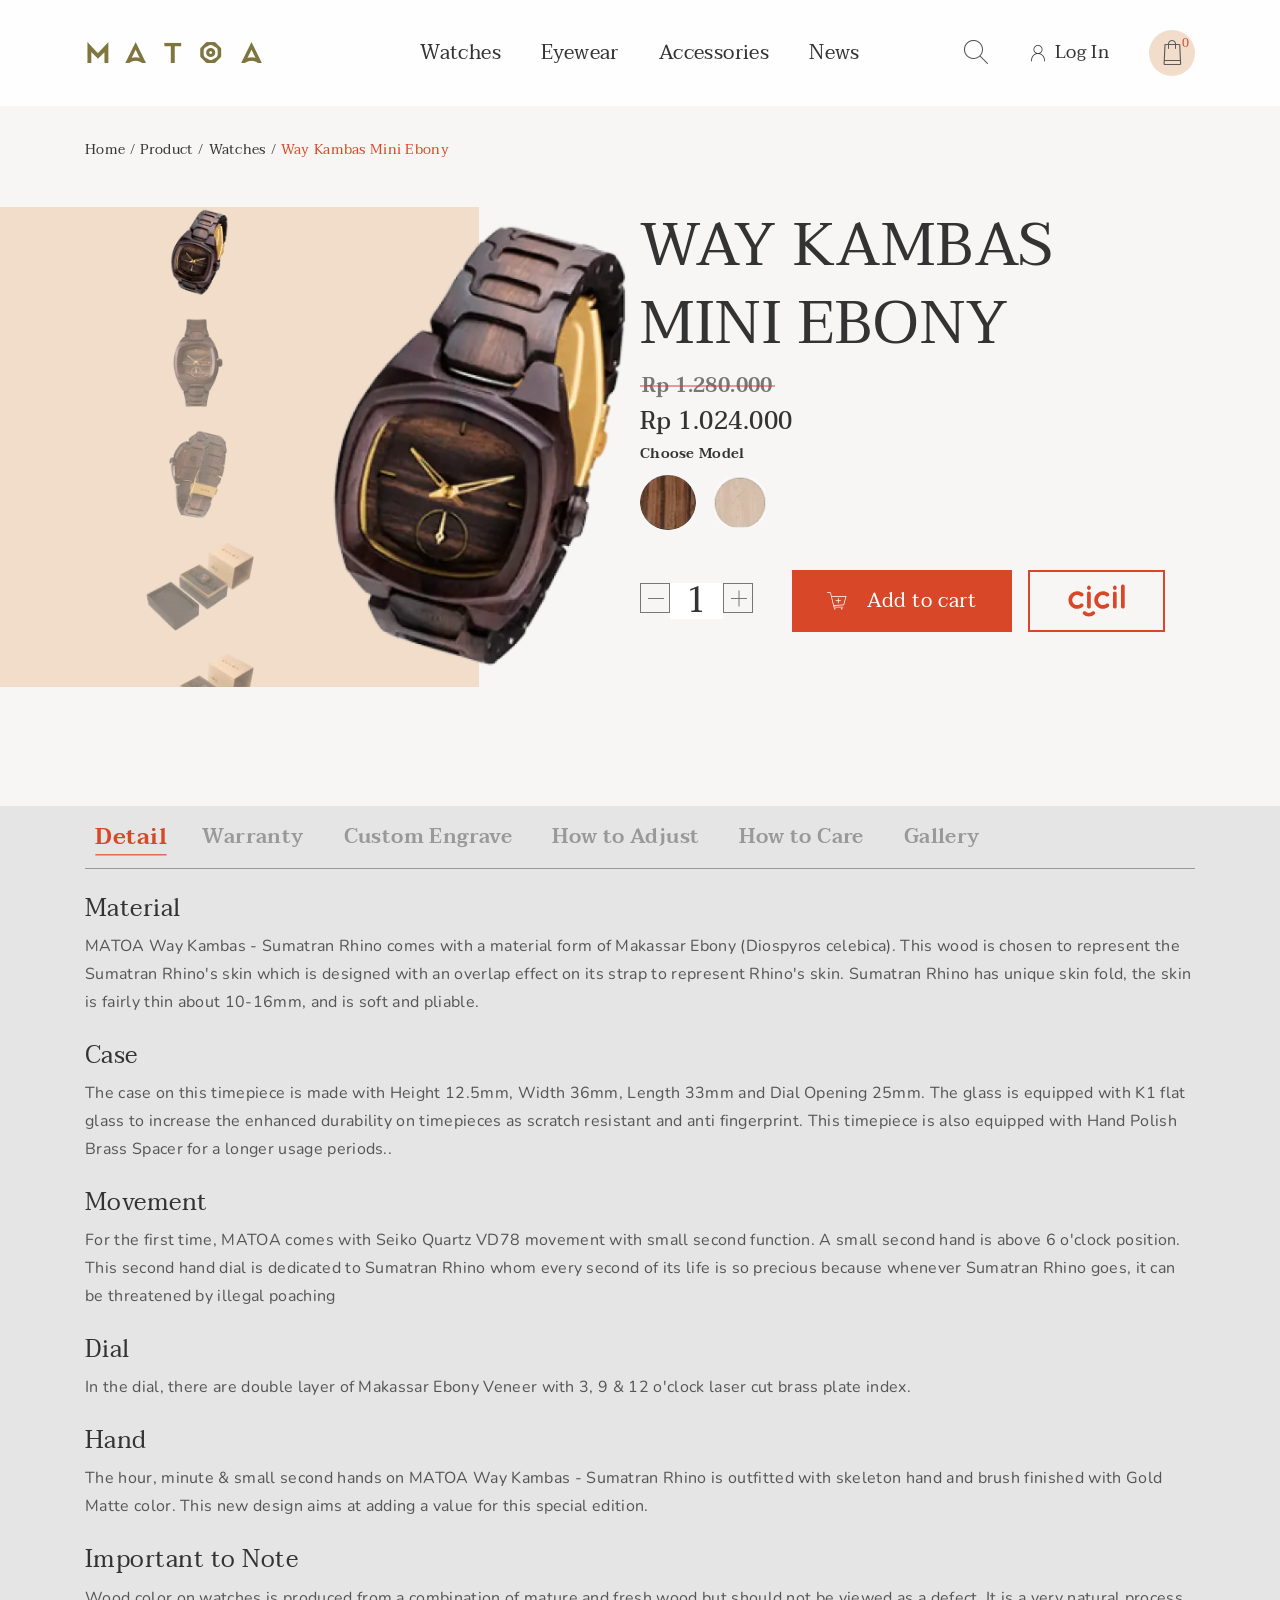
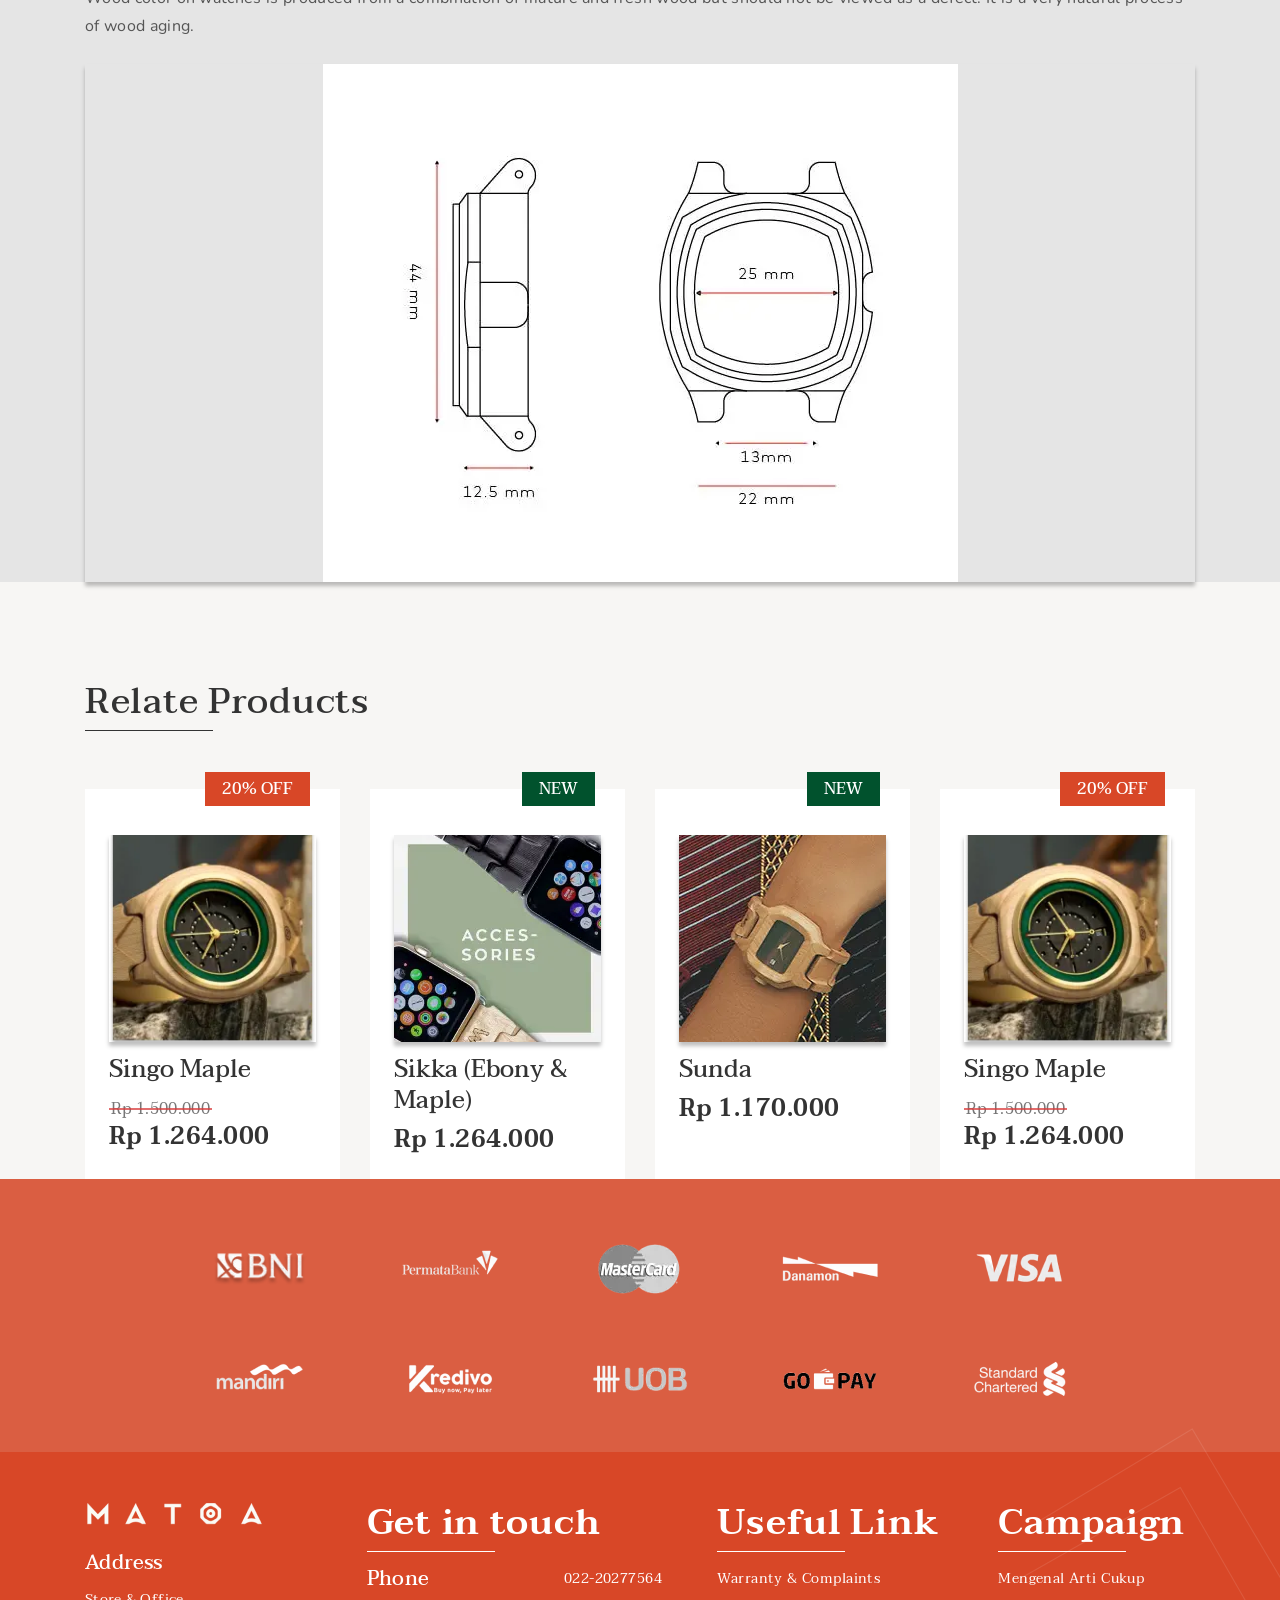
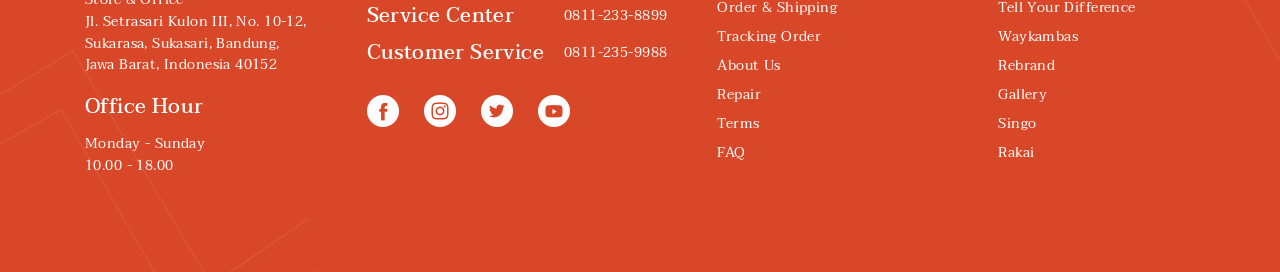
<file: product.html>
<!DOCTYPE html>
<html lang="en">

<head>
	<title>Product Page</title>
	<meta charset="UTF-8">
	<meta name="format-detection" content="telephone=no">
	<!-- <style>body{opacity: 0;}</style> -->
	<link rel="stylesheet" href="css/style.min.css?_v=20230219181948">
	<link rel="shortcut icon" href="favicon.ico">
	<!-- <meta name="robots" content="noindex, nofollow"> -->

	<meta name="viewport" content="width=device-width, initial-scale=1.0">
</head>

<body>
	<div class="wrapper">
		<header class="header" data-lp>
			<div class="header__container">
				<a href="" class="header__logo"><picture><source srcset="img/logo.webp" type="image/webp"><img src="img/logo.png" alt=""></picture></a>

				<div class="header__menu menu">

					<nav class="menu__body">
						<ul class="menu__list">
							<li class="menu__item"><a href="" class="menu__link">Watches</a></li>
							<li class="menu__item"><a href="" class="menu__link">Eyewear</a></li>
							<li class="menu__item"><a href="" class="menu__link">Accessories</a></li>
							<li class="menu__item"><a href="" class="menu__link"> News</a></li>
						</ul>
					</nav>
				</div>
				<div class="header__actions actions-header">
					<a data-popup="#search" href="#" class="actions-header__search _icon-search"></a>
					<a href="" class="actions-header__login _icon-user">Log In</a>
					<a href="#" data-popup="#cart" class="actions-header__cart _icon-cart"><span>0</span></a>
					<button type="button" class="icon-menu"><span></span></button>
				</div>
			</div>
		</header>

		<main class="product">
			<!--!=================section breadcrumbs ==============================  -->
			<nav class="product__breadcrumbs breadcrumbs">
				<div class="breadcrumbs__container">
					<ul class="breadcrumbs__list">
						<li class="breadcrumbs__item">
							<a href="" class="breadcrumbs__link">Home</a>
						</li>
						<li class="breadcrumbs__item">
							<a href="" class="breadcrumbs__link">Product </a>
						</li>
						<li class="breadcrumbs__item">
							<a href="" class="breadcrumbs__link"> Watches </a>
						</li>
						<li class="breadcrumbs__item">
							<span class="breadcrumbs__current">Way Kambas Mini Ebony</span>
						</li>
					</ul>
				</div>
			</nav>
			<!--!=================section main ==============================  -->
			<section class="product__body body-product">
				<div class="body-product__container">


					<div class="body-product__images ">

						<div class="images-product">
							<div class="images-product__slider swiper">
								<div class="images-product__wrapper swiper-wrapper">
									<div class="images-product__slide swiper-slide">
										<picture><source srcset="img/product-main/image-1.webp" type="image/webp"><img src="img/product-main/image-1.png" alt=""></picture>
									</div>
									<div class="images-product__slide swiper-slide">
										<picture><source srcset="img/product-main/big-03.webp" type="image/webp"><img src="img/product-main/big-03.png" alt=""></picture>
									</div>
									<div class="images-product__slide swiper-slide">
										<picture><source srcset="img/product-main/big-02.webp" type="image/webp"><img src="img/product-main/big-02.png" alt=""></picture>
									</div>
									<div class="images-product__slide swiper-slide">
										<picture><source srcset="img/product-main/big-04.webp" type="image/webp"><img src="img/product-main/big-04.png" alt=""></picture>
									</div>

								</div>
							</div>
						</div>

						<div class="images-preview">
							<div class="images-preview__slider swiper">
								<div class="images-preview__wrapper swiper-wrapper">
									<div class="images-preview__slide swiper-slide">
										<picture><source srcset="img/product-main/image-01.webp" type="image/webp"><img src="img/product-main/image-01.png" alt="image"></picture>
									</div>
									<div class="images-preview__slide swiper-slide">
										<picture><source srcset="img/product-main/image-02.webp" type="image/webp"><img src="img/product-main/image-02.png" alt="image"></picture>
									</div>
									<div class="images-preview__slide swiper-slide">
										<picture><source srcset="img/product-main/image-03.webp" type="image/webp"><img src="img/product-main/image-03.png" alt="image"></picture>
									</div>
									<div class="images-preview__slide swiper-slide">
										<picture><source srcset="img/product-main/image-04.webp" type="image/webp"><img src="img/product-main/image-04.png" alt="image"></picture>
									</div>
									<div class="images-preview__slide swiper-slide">
										<picture><source srcset="img/product-main/image-04.webp" type="image/webp"><img src="img/product-main/image-04.png" alt="image"></picture>
									</div>
								</div>
							</div>
						</div>
					</div>

					<form action="#" class="body-product__content">
						<h1 data-da=".body-product__container,1140, first" class="body-product__title">WAY KAMBAS MINI EBONY</h1>
						<div class="body-product__price price-product">
							<div class="price-product__old">Rp 1.280.000</div>
							<div class="price-product__value">Rp 1.024.000</div>
						</div>
						<div class="body-product__model model-product">
							<div class="model-product__label">Choose Model</div>
							<div class="model-product__options">
								<div class="model-product__option option-product">
									<input checked id="o-1" type="radio" name="model" class="option-product__input" value="1">
									<label for="o-1" class="option-product__label">
										<picture><source srcset="img/product-main/dark-circle.webp" type="image/webp"><img src="img/product-main/dark-circle.jpg" alt="model #1"></picture>
									</label>
								</div>
								<div class="model-product__option option-product">
									<input id="o-2" type="radio" name="model" class="option-product__input" value="2">
									<label for="o-2" class="option-product__label">
										<picture><source srcset="img/product-main/light-circle.webp" type="image/webp"><img src="img/product-main/light-circle.jpg" alt="model #1"></picture>
									</label>
								</div>
							</div>
						</div>
						<div class="body-product__actions">
							<div data-quantity class="body-product__quantity quantity">
								<button data-quantity-minus type="button" class="quantity__button quantity__button_minus"></button>
								<div class="quantity__input">
									<input data-quantity-value autocomplete="off" type="text" name="form[]" value="1">
								</div>
								<button data-quantity-plus type="button" class="quantity__button quantity__button_plus"></button>
							</div>
							<button type="button" class="body-product__button_cart button button--cart "><span class="_icon-cart-plus">Add to
									cart</span></button>
							<button class="body-product__border-button border-button border-button--cicil ">
								<img src="img/icons/cicil.svg" alt="">
							</button>
						</div>
					</form>


				</div>
			</section>

			<!--!=================section info ==============================  -->
			<section class="product__info info-product">
				<div class="info-product__container">
					<div data-tabs class="info-product__tabs">
						<nav data-tabs-titles class="info-product__navigation">
							<button type="button" class="info-product__title _tab-active">Detail</button>
							<button type="button" class="info-product__title">Warranty</button>
							<button type="button" class="info-product__title">Custom Engrave</button>
							<button type="button" class="info-product__title">How to Adjust</button>
							<button type="button" class="info-product__title">How to Care</button>
							<button type="button" class="info-product__title">Gallery</button>
						</nav>
						<div data-tabs-body class="info-product__content">
							<div class="info-product__body body-info-product">
								<h4 class="body-info-product__title">Material</h4>
								<p class="body-info-product__text">MATOA Way Kambas - Sumatran Rhino comes with a material form of Makassar Ebony (Diospyros celebica). This wood is chosen to represent the Sumatran Rhino's skin which is designed with an overlap effect on its strap to represent Rhino's skin. Sumatran Rhino has unique skin fold, the skin is fairly thin about 10-16mm, and is soft and pliable.</p>
								<h4 class="body-info-product__title">Case</h4>
								<p class="body-info-product__text">The case on this timepiece is made with Height 12.5mm, Width 36mm, Length 33mm and Dial Opening 25mm. The glass is equipped with K1 flat glass to increase the enhanced durability on timepieces as scratch resistant and anti fingerprint. This timepiece is also equipped with Hand Polish Brass Spacer for a longer usage periods..</p>
								<h4 class="body-info-product__title">Movement</h4>
								<p class="body-info-product__text">For the first time, MATOA comes with Seiko Quartz VD78 movement with small second function. A small second hand is above 6 o'clock position. This second hand dial is dedicated to Sumatran Rhino whom every second of its life is so precious because whenever Sumatran Rhino goes, it can be threatened by illegal poaching</p>
								<h4 class="body-info-product__title">Dial</h4>
								<p class="body-info-product__text">In the dial, there are double layer of Makassar Ebony Veneer with 3, 9 & 12 o'clock laser cut brass plate index.</p>
								<h4 class="body-info-product__title">Hand</h4>
								<p class="body-info-product__text">The hour, minute & small second hands on MATOA Way Kambas - Sumatran Rhino is outfitted with skeleton hand and brush finished with Gold Matte color. This new design aims at adding a value for this special edition.</p>
								<h4 class="body-info-product__title">Important to Note</h4>
								<p class="body-info-product__text">Wood color on watches is produced from a combination of mature and fresh wood but should not be viewed as a defect. It is a very natural process of wood aging.</p>
								<div class="body-info-product__image">
									<picture><source srcset="img/tabs/tabs-image.webp" type="image/webp"><img src="img/tabs/tabs-image.png" alt=""></picture>
								</div>
							</div>
							<div class="info-product__body body-info-product">
								Содержимое второго таба
							</div>
							<div class="info-product__body body-info-product">
								Содержимое третьего таба
							</div>
							<div class="info-product__body body-info-product">
								Содержимое четвёртого таба
							</div>
							<div class="info-product__body body-info-product">
								Содержимое пятого таба
							</div>
							<div class="info-product__body body-info-product">
								Содержимое шестого таба
							</div>
						</div>
					</div>
				</div>
			</section>

			<!--!=================section Relate products  ==============================  -->
			<div class="product__relate relate">
				<div class="relate__container">
					<div class="relate__title title">Relate Products</div>
					<div class="relate__items">
						<article class="relate__item item-relate">
							<div class="item-relate__labels">
								<div class="item-relate__label item-relate__label_sale">20% OFF</div>


							</div>
							<a href="#" class="item-relate__image">
								<picture><source srcset="img/relate/image01.webp" type="image/webp"><img src="img/relate/image01.png" alt=""></picture>
							</a>
							<h4 class="item-relate__title">
								<a href="#" class="item-relate__title_link">Singo Maple</a>
							</h4>
							<div class="item-relate__old-price">Rp 1.500.000</div>
							<div class="item-relate__price">Rp 1.264.000</div>
						</article>
						<article class="relate__item item-relate">
							<div class="item-relate__labels">

								<div class="item-relate__label item-relate__label_new">NEW</div>

							</div>
							<a href="#" class="item-relate__image">
								<picture><source srcset="img/relate/image02.webp" type="image/webp"><img src="img/relate/image02.png" alt=""></picture>
							</a>
							<h4 class="item-relate__title">
								<a href="#" class="item-relate__title_link">Sikka (Ebony & Maple)</a>
							</h4>
							<div class="item-relate__price">Rp 1.264.000</div>
						</article>
						<article class="relate__item item-relate">
							<div class="item-relate__labels">

								<div class="item-relate__label item-relate__label_new">NEW</div>

							</div>
							<a href="#" class="item-relate__image">
								<picture><source srcset="img/relate/image03.webp" type="image/webp"><img src="img/relate/image03.png" alt=""></picture>
							</a>
							<h4 class="item-relate__title">
								<a href="#" class="item-relate__title_link">Sunda</a>
							</h4>
							<div class="item-relate__price">Rp 1.170.000</div>
						</article>
						<article class="relate__item item-relate">
							<div class="item-relate__labels">
								<div class="item-relate__label item-relate__label_sale">20% OFF</div>


							</div>
							<a href="#" class="item-relate__image">
								<picture><source srcset="img/relate/image01.webp" type="image/webp"><img src="img/relate/image01.png" alt=""></picture>
							</a>
							<h4 class="item-relate__title">
								<a href="#" class="item-relate__title_link">Singo Maple</a>
							</h4>
							<div class="item-relate__old-price">Rp 1.500.000</div>
							<div class="item-relate__price">Rp 1.264.000</div>
						</article>

					</div>
				</div>
			</div>

			<!--!=================section logos  ==============================  -->
			<div class="product__brands brands">
				<div class="brands__container">
					<a href="#" class="brands__logo">
						<picture><source srcset="img/logos/picture-1.webp" type="image/webp"><img src="img/logos/picture-1.png" alt=""></picture>
					</a>
					<a href="#" class="brands__logo">
						<picture><source srcset="img/logos/picture-2.webp" type="image/webp"><img src="img/logos/picture-2.png" alt=""></picture>
					</a>
					<a href="#" class="brands__logo">
						<picture><source srcset="img/logos/picture-3.webp" type="image/webp"><img src="img/logos/picture-3.png" alt=""></picture>
					</a>
					<a href="#" class="brands__logo">
						<picture><source srcset="img/logos/picture-4.webp" type="image/webp"><img src="img/logos/picture-4.png" alt=""></picture>
					</a>
					<a href="#" class="brands__logo">
						<picture><source srcset="img/logos/picture-5.webp" type="image/webp"><img src="img/logos/picture-5.png" alt=""></picture>
					</a>
					<a href="#" class="brands__logo">
						<picture><source srcset="img/logos/picture-6.webp" type="image/webp"><img src="img/logos/picture-6.png" alt=""></picture>
					</a>
					<a href="#" class="brands__logo">
						<picture><source srcset="img/logos/picture-7.webp" type="image/webp"><img src="img/logos/picture-7.png" alt=""></picture>
					</a>
					<a href="#" class="brands__logo">
						<picture><source srcset="img/logos/picture-8.webp" type="image/webp"><img src="img/logos/picture-8.png" alt=""></picture>
					</a>
					<a href="#" class="brands__logo">
						<picture><source srcset="img/logos/picture-9.webp" type="image/webp"><img src="img/logos/picture-9.png" alt=""></picture>
					</a>
					<a href="#" class="brands__logo">
						<picture><source srcset="img/logos/picture-10.webp" type="image/webp"><img src="img/logos/picture-10.png" alt=""></picture>
					</a>
				</div>
			</div>

		</main>
		<footer data-spollers="991.98,max" class="footer">
			<div class="footer__container">
				<div class="footer__column">
					<a href="" class="footer__logo">
						<picture><source srcset="img/logo-footer.webp" type="image/webp"><img src="img/logo-footer.png" alt=""></picture>
					</a>
					<div class="footer__blocks">
						<div class="footer__block">
							<h3 class="footer__label label-footer">Address</h3>
							<div class="footer__text">
								<p>Store & Office</p>
								<p>Jl. Setrasari Kulon III, No. 10-12,</p>
								<p>Sukarasa, Sukasari, Bandung,</p>
								<p>Jawa Barat, Indonesia 40152</p>
							</div>
						</div>
						<div class="footer__block">
							<h3 class="footer__label label-footer">Office Hour</h3>
							<div class="footer__text">
								<p>Monday - Sunday</p>
								<p>10.00 - 18.00</p>

							</div>
						</div>
					</div>

				</div>
				<div class="footer__column">
					<button type="button" data-spoller class="footer__title title title--white _icon-arrow-select">Get in touch</button>
					<div class="footer__contacts contacts-footer">
						<div class="contacts-footer__body">
							<div class="contacts-footer__label label-footer">
								Phone
							</div>
							<a href="tel:02220277564" class="contacts-footer__value">022-20277564</a>
							<div class="contacts-footer__label label-footer ">
								Service Center
							</div>
							<a href="tel:08112338899" class="contacts-footer__value">0811-233-8899</a>
							<div class="contacts-footer__label label-footer ">
								Customer Service
							</div>
							<a href="tel:08112359988" class="contacts-footer__value">0811-235-9988</a>
							<div class="footer__social social">
								<a href="" class="social__item _icon-faceboke "></a>
								<a href="" class="social__item _icon-instagram "></a>
								<a href="" class="social__item _icon-twitter "></a>
								<a href="" class="social__item _icon-you-tube "></a>
							</div>
						</div>

					</div>

				</div>
				<div class="footer__column">
					<button type="button" data-spoller class="footer__title title title--white _icon-arrow-select">Useful Link</button>
					<nav class="footer__menu menu-footer">
						<ul class="menu-footer__list">
							<li class="menu-footer__item"><a href="" class="menu-footer__link">Warranty & Complaints</a></li>
							<li class="menu-footer__item"><a href="" class="menu-footer__link">Order & Shipping</a></li>
							<li class="menu-footer__item"><a href="" class="menu-footer__link"> Tracking Order</a></li>
							<li class="menu-footer__item"><a href="" class="menu-footer__link"> About Us</a></li>
							<li class="menu-footer__item"><a href="" class="menu-footer__link"> Repair</a></li>
							<li class="menu-footer__item"><a href="" class="menu-footer__link"> Terms</a></li>
							<li class="menu-footer__item"><a href="" class="menu-footer__link"> FAQ</a></li>
						</ul>
					</nav>
				</div>
				<div class="footer__column">
					<button type="button" data-spoller class="footer__title title title--white _icon-arrow-select ">Campaign</button>
					<nav class="footer__menu menu-footer">
						<ul class="menu-footer__list">
							<li class="menu-footer__item"><a href="" class="menu-footer__link">Mengenal Arti Cukup</a></li>
							<li class="menu-footer__item"><a href="" class="menu-footer__link">Tell Your Difference</a></li>
							<li class="menu-footer__item"><a href="" class="menu-footer__link"> Waykambas</a></li>
							<li class="menu-footer__item"><a href="" class="menu-footer__link"> Rebrand</a></li>
							<li class="menu-footer__item"><a href="" class="menu-footer__link"> Gallery</a></li>
							<li class="menu-footer__item"><a href="" class="menu-footer__link"> Singo</a></li>
							<li class="menu-footer__item"><a href="" class="menu-footer__link"> Rakai</a></li>
						</ul>
					</nav>
				</div>
			</div>
		</footer>
	</div>
	<div id="search" aria-hidden="true" class="popup popap-search">
		<div class="popup__wrapper">
			<div class="popup__content">
				<button data-close type="button" class="popup__close"></button>
				<div class="popup__text">
					<form action="#" method="get" class="search-form">
						<div class="search-form__title title title--small">search</div>
						<div class="search-form__body">
							<div class="search-form__line">
								<input data-required="" autocomplete="off" type="text" name="form[]" data-error="Ошибка" placeholder="search" class="search-form__input input">
							</div>
							<button type="submit" class="button _icon-search"></button>
						</div>
					</form>
				</div>
			</div>
		</div>
	</div>

	<div id="cart" aria-hidden="true" class="popup popup_cart  ">
		<div class="popup__wrapper">
			<div class="popup__content">
				<button data-close type="button" class="popup__close"></button>
				<div class="popup__text">
					<form action="" class="cart">
						<div class="cart__items">
							<div class="cart__item item-cart">
								<div class="item-cart__content content-item-cart">
									<div class="item-cart__image">
										<picture><source srcset="img/product-main/image-01.webp" type="image/webp"><img src="img/product-main/image-01.png" alt=""></picture>
									</div>
									<div class="">
										<a href="#" class="content-item-cart__title">Way Kambas Mini Ebony</a>
										<div class="content-item-cart__old-price">Rp 1.280.000</div>
										<div class="content-item-cart__price">Rp 1.024.000</div>
										<div class="content-item-cart__info">
											<p>Custom Engrave</p>
											<p>“Happy | Birthday | from”</p>
										</div>
									</div>
								</div>
								<div class="item-cart__actions actions-item-cart">
									<div class="actions-item-cart__packing">
										<div class="actions-item-cart__label">Select Packaging</div>
										<select name="form[]" data-class-modif="cart" class="actions-item-cart__select">
											<option value="1" selected>Wooden Packaging (Rp 50.000)</option>
											<option value="2">Wooden Packaging (Rp 50.000)</option>
											<option value="3">Wooden Packaging (Rp 50.000)</option>
											<option value="4">Wooden Packaging (Rp 50.000)</option>
										</select>
									</div>
									<div class="actions-item-cart__quantity">
										<div data-quantity class="quantity quantity_cart">
											<button data-quantity-minus type="button" class="quantity__button quantity__button_minus"></button>
											<div class="quantity__input">
												<input data-quantity-value autocomplete="off" type="text" name="form[]" value="1">
											</div>
											<button data-quantity-plus type="button" class="quantity__button quantity__button_plus"></button>
										</div>
										<div class="actions-item-cart__price">Rp 2.048.000 </div>
										<button type="button" class="actions-item-cart__delate _icon-delete"></button>
									</div>

								</div>
							</div>
							<div class="cart__item item-cart">
								<div class="item-cart__content content-item-cart">
									<div class="item-cart__image">
										<picture><source srcset="img/product-main/image-01.webp" type="image/webp"><img src="img/product-main/image-01.png" alt=""></picture>
									</div>
									<div class="">
										<a href="#" class="content-item-cart__title">Way Kambas Mini Ebony</a>
										<div class="content-item-cart__old-price">Rp 1.280.000</div>
										<div class="content-item-cart__price">Rp 1.024.000</div>
										<div class="content-item-cart__info">
											<p>Custom Engrave</p>
											<p>“Happy | Birthday | from”</p>
										</div>
									</div>
								</div>
								<div class="item-cart__actions actions-item-cart">
									<div class="actions-item-cart__packing">
										<div class="actions-item-cart__label">Select Packaging</div>
										<select name="form[]" data-class-modif="cart" class="actions-item-cart__select">
											<option value="1" selected>Wooden Packaging (Rp 50.000)</option>
											<option value="2">Wooden Packaging (Rp 50.000)</option>
											<option value="3">Wooden Packaging (Rp 50.000)</option>
											<option value="4">Wooden Packaging (Rp 50.000)</option>
										</select>
									</div>
									<div class="actions-item-cart__quantity">
										<div data-quantity class="quantity quantity_cart">
											<button data-quantity-minus type="button" class="quantity__button quantity__button_minus"></button>
											<div class="quantity__input">
												<input data-quantity-value autocomplete="off" type="text" name="form[]" value="1">
											</div>
											<button data-quantity-plus type="button" class="quantity__button quantity__button_plus"></button>
										</div>
										<div class="actions-item-cart__price">Rp 2.048.000 </div>
										<button type="button" class="actions-item-cart__delate _icon-delete"></button>
									</div>

								</div>
							</div>
						</div>
						<div class="cart__footer">
							<div class="cart__promo promo-cart">
								<label for="p-1" class="promo-cart__label">Kode Promo</label>
								<div class="promo-cart__line">
									<input id="p-1" autocomplete="off" type="text" name="form[]" class="promo-cart__input">
									<div class="promo-cart__info">35% OFF</div>
								</div>
							</div>
							<div class="cart__total total-cart">
								<div class="total-cart__label">Total</div>
								<div class="total-cart__value">
									<div class="total-cart__old-price">Rp 3.312.000</div>
									<div class="total-cart__price">Rp 2.152.000</div>
								</div>
							</div>
						</div>
						<button class="cart__button button">Checkout</button>
					</form>
				</div>
			</div>
		</div>
	</div>
	<!-- Стилі для body -->
	<style>
		.lock body {
			overflow: hidden;
			touch-action: none;
			overscroll-behavior: none;
		}

		.loading body {
			opacity: 0;
			visibility: hidden;
		}

		.loaded body {
			transition: opacity 0.5s ease 0s;
			opacity: 1;
			visibility: visible;
		}
	</style>
	<div id="fls-preloader">
		<!-- Документація: https://template.fls.guru/template-docs/modul-preloader.html -->
		<!-- Стилі для прелоадера -->
		<style>
			* {
				padding: 0px;
				margin: 0px;
				border: 0px;
			}

			*,
			*:before,
			*:after {
				box-sizing: border-box;
			}

			/* Головний блок */
			.fls-preloader {
				pointer-events: none;
				z-index: -1;
				position: fixed;
				width: 100%;
				height: 100%;
				top: 0;
				left: 0;
				display: flex;
				justify-content: center;
				align-items: center;
			}

			/* Блок з елементами */
			.fls-preloader__body {
				padding: 0.93rem;
				max-width: 31.25rem;
				display: flex;
				flex-direction: column;
			}

			/* Блок з лічильником */
			.fls-preloader__counter {
				font-size: 10rem;
			}

			/* Прогресбар */
			.fls-preloader__line {}

			/* Лінія прогресбару */
			.fls-preloader__line span {
				display: inline-block;
				transition: width 0.2s ease;
				height: 0.8rem;
				background-color: #7A956B;
			}
		</style>
		<!-- Скріпт прелоадера -->
		<script>
			function preloader() {
				const preloaderImages = document.querySelector('[data-preloader]') ? document.querySelectorAll('[data-preloader] img') : document.querySelectorAll('img');
				const preloaderContainer = document.querySelector('#fls-preloader');
				if (preloaderImages.length) {
					const preloaderTemplate = `
					<div class="fls-preloader">
						<div class="fls-preloader__body">
							<div class="fls-preloader__counter">0%</div>
							<div class="fls-preloader__line"><span></span></div>
						</div>
					</div>`;
					document.querySelector('html').insertAdjacentHTML("beforeend", preloaderTemplate);

					const
						preloader = document.querySelector('.fls-preloader'),
						showPecentLoad = document.querySelector('.fls-preloader__counter'),
						showLineLoad = document.querySelector('.fls-preloader__line span'),
						htmlDocument = document.documentElement;

					let imagesLoadedCount = counter = progress = 0;

					htmlDocument.classList.add('loading');
					htmlDocument.classList.add('lock');

					preloaderImages.forEach(preloaderImage => {
						const imgClone = document.createElement('img');
						if (imgClone) {
							imgClone.onload = imageLoaded;
							imgClone.onerror = imageLoaded;
							preloaderImage.dataset.src ? imgClone.src = preloaderImage.dataset.src : imgClone.src = preloaderImage.src;
						}
					});

					function setValueProgress(progress) {
						showPecentLoad ? showPecentLoad.innerText = `${progress}%` : null;
						showLineLoad ? showLineLoad.style.width = `${progress}%` : null;
					}
					showPecentLoad ? setValueProgress(progress) : null;

					function imageLoaded() {
						imagesLoadedCount++;
						progress = Math.round((100 / preloaderImages.length) * imagesLoadedCount);
						const intervalId = setInterval(() => {
							counter >= progress ? clearInterval(intervalId) : setValueProgress(++counter);
							counter >= 100 ? addLoadedClass() : null;
						}, 10);
					}

					function addLoadedClass() {
						htmlDocument.classList.add('loaded');
						htmlDocument.classList.remove('lock');
						htmlDocument.classList.remove('loading');
						setInterval(() => {
							preloader.remove();
							preloaderContainer.remove();
						}, 500);
					}
				} else {
					preloaderContainer.remove();
				}
			}
			preloader();
		</script>
	</div>
	<script src="js/app.min.js?_v=20230219181948"></script>
</body>

</html>
</file>
<file: css/style.min.css>
@charset "UTF-8";@import url(https://fonts.googleapis.com/css?family=Taviraj:300,regular,500,600,700&display=swap);@import url(https://fonts.googleapis.com/css?family=Nunito:300,regular&display=swap);@font-face{font-family:icons;font-display:swap;src:url(../fonts/icons.woff2) format("woff2"),url(../fonts/icons.woff) format("woff");font-weight:400;font-style:normal}.select__value:after,[class*=_icon-]:before{font-family:icons;font-style:normal;font-weight:400;font-variant:normal;text-transform:none;line-height:1;-webkit-font-smoothing:antialiased;-moz-osx-font-smoothing:grayscale}[class*=_icon-]:before{display:block}._icon-checkout:before{content:"\e910"}._icon-confirmation:before{content:"\e911"}._icon-payment:before{content:"\e912"}._icon-arrow-dawn:before{content:"\e900"}._icon-arrow-long:before{content:"\e901"}._icon-arrow-select:before{content:"\e902"}._icon-arrow-slider:before{content:"\e903"}._icon-cart:before{content:"\e904"}._icon-cart-plus:before{content:"\e905"}._icon-delete:before{content:"\e906"}._icon-faceboke:before{content:"\e907"}._icon-favorite:before{content:"\e908"}._icon-instagram:before{content:"\e909"}._icon-minus:before{content:"\e90a"}._icon-plus:before{content:"\e90b"}._icon-search:before{content:"\e90c"}._icon-twitter:before{content:"\e90d"}._icon-user:before{content:"\e90e"}._icon-you-tube:before{content:"\e90f"}*{padding:0;margin:0;border:0}*,:after,:before{-webkit-box-sizing:border-box;box-sizing:border-box}body,html{height:100%;min-width:320px}body{color:#555;line-height:1;font-family:Taviraj;font-size:.875rem;-ms-text-size-adjust:100%;-moz-text-size-adjust:100%;-webkit-text-size-adjust:100%;-webkit-font-smoothing:antialiased;-moz-osx-font-smoothing:grayscale}button,input,textarea{font-family:Taviraj;font-size:inherit}button{cursor:pointer;color:inherit;background-color:transparent}a{color:inherit;text-decoration:none}ul li{list-style:none}img{vertical-align:top}h1,h2,h3,h4,h5,h6{font-weight:inherit;font-size:inherit}svg{height:1em;width:1em}svg path{stroke:inherit;fill:inherit}body{background:#f7f6f4}.lock body{overflow:hidden;-ms-touch-action:none;touch-action:none;-ms-scroll-chaining:none;overscroll-behavior:none}.wrapper{min-height:100%;display:-webkit-box;display:-ms-flexbox;display:flex;-webkit-box-orient:vertical;-webkit-box-direction:normal;-ms-flex-direction:column;flex-direction:column;overflow:hidden}@supports (overflow:clip){.wrapper{overflow:clip}}.wrapper>main{-webkit-box-flex:1;-ms-flex:1 1 auto;flex:1 1 auto}.wrapper>*{min-width:0}[class*=__container]{max-width:71.25rem;margin:0 auto;padding:0 .9375rem}.button{font-family:Taviraj;font-weight:500;font-size:1.25rem;line-height:1.6;letter-spacing:.03em;color:#fff;display:-webkit-inline-box;display:-ms-inline-flexbox;display:inline-flex;padding:0 0;background-color:#d84727;-webkit-transition:background-color .3s ease 0s;-o-transition:background-color .3s ease 0s;transition:background-color .3s ease 0s;padding:.9375rem 2.1875rem .875rem 2.1875rem}.button._fw{width:100%}.button--h68{padding:1.125rem 2.1875rem 1.125rem 2.1875rem}.button--small{font-size:1rem;padding:.5rem 2.1875rem;line-height:1.5}.button--big{font-weight:600;font-size:1.5rem;line-height:1;padding:1.375rem 2.1875rem}.button--cart{font-weight:400;font-size:1.25rem;line-height:1.7;padding:.875rem 2.1875rem}.button--cart span{display:-webkit-box;display:-ms-flexbox;display:flex;-webkit-box-align:center;-ms-flex-align:center;align-items:center;gap:1.166875rem}.button--cart span::before{-webkit-box-flex:0;-ms-flex:0 0 1.333125rem;flex:0 0 1.333125rem;width:1.333125rem}.border-button{font-family:Taviraj;font-weight:400;font-size:1rem;line-height:1.68;letter-spacing:.02em;padding:.875rem 2.9375rem;color:#d84727;border:.125rem solid #d84727;-webkit-transition:all .3s ease 0s;-o-transition:all .3s ease 0s;transition:all .3s ease 0s}.border-button:hover{background-color:#f1ddc9}.border-button--1px{padding:.9375rem 2.9375rem;font-size:1.25rem;line-height:1.7;letter-spacing:.03em;border:.0625rem solid #d84727}.border-button--cicil{text-align:center;height:3.875rem;padding:0 2.375rem}input[type=email],input[type=tel],input[type=text],textarea{-webkit-appearance:none;-moz-appearance:none;appearance:none}.input{border-radius:0!important;width:100%;display:block;padding:0 20px;border:.0625rem solid #555;height:3.125rem}textarea.input{resize:none;padding:0 0}.select{min-width:0;position:relative}.select__body{min-width:0;position:relative}.select__title{min-width:0;color:inherit;text-align:left;border:.3px solid #333;background-color:#fff;cursor:pointer;width:100%}.select__value{display:-webkit-box;display:-ms-flexbox;display:flex;-webkit-box-align:center;-ms-flex-align:center;align-items:center;height:2.625rem;padding:0 .9375rem;gap:.625rem}.select__value>*{-webkit-box-flex:1;-ms-flex:1 1 auto;flex:1 1 auto}.select__value:after{content:"\e900";-ms-flex-item-align:stretch;-ms-grid-row-align:stretch;align-self:stretch;-webkit-box-flex:0;-ms-flex:0 0 10px;flex:0 0 10px;-webkit-transition:all .3s ease 0s;-o-transition:all .3s ease 0s;transition:all .3s ease 0s;display:-webkit-box;display:-ms-flexbox;display:flex;-webkit-box-pack:center;-ms-flex-pack:center;justify-content:center;-webkit-box-align:center;-ms-flex-align:center;align-items:center;color:#000}._select-open .select__value:after{-webkit-transform:rotate(-180deg);-ms-transform:rotate(-180deg);transform:rotate(-180deg)}.select__value._select-pseudo-label::before{content:attr(data-pseudo-label);opacity:.5}.select__text{-webkit-box-flex:1;-ms-flex:1 1 auto;flex:1 1 auto}.select__input{width:100%;background-color:transparent;height:100%}.select__options{font-weight:500;color:#999;letter-spacing:.03em;position:absolute;top:100%;border-radius:0 0 4px 4px;min-width:100%;left:0;background-color:#fff;border-top:0;border:1px solid #d9d9d9;border-top:0;padding:10px 0 5px 0}.select__scroll{overflow-y:auto;overflow-x:hidden;max-height:200px}.select__option{width:100%;text-align:left;cursor:pointer;padding:5px 15px;color:inherit}.select__option._select-selected{background-color:#eee;color:#000}.select__row{display:-webkit-inline-box;display:-ms-inline-flexbox;display:inline-flex;-webkit-box-align:center;-ms-flex-align:center;align-items:center}.select._select-open{z-index:5}._select-tag{cursor:pointer}.quantity{width:7.0625rem;height:2.25rem;display:-webkit-box;display:-ms-flexbox;display:flex}.quantity__button{-webkit-box-flex:0;-ms-flex:0 0 30px;flex:0 0 30px;height:1.875rem;position:relative;border:1px solid #777;cursor:pointer}.quantity__button::after,.quantity__button::before{content:"";position:absolute;top:50%;left:50%;-webkit-transition:all .3s ease 0s;-o-transition:all .3s ease 0s;transition:all .3s ease 0s;margin:0 0 0 -7.5px;background:#777;width:1rem;height:1px}.quantity__button_plus::before{-webkit-transform:rotate(-90deg);-ms-transform:rotate(-90deg);transform:rotate(-90deg)}.quantity__input{-webkit-box-flex:1;-ms-flex:1 1 auto;flex:1 1 auto}.quantity__input input{height:100%;color:#333;font-size:2.25rem;width:100%;text-align:center}.quantity_cart input{background-color:#f7f6f4}body::after{content:"";background-color:rgba(0,0,0,.5);position:fixed;width:100%;height:100%;top:0;left:0;opacity:0;-webkit-transition:opacity .8s ease 0s;-o-transition:opacity .8s ease 0s;transition:opacity .8s ease 0s;pointer-events:none;z-index:149}.popup-show body::after{opacity:1}.popup{position:fixed;top:0;left:0;bottom:0;right:0;padding:30px 10px;-webkit-transition:visibility .8s ease 0s;-o-transition:visibility .8s ease 0s;transition:visibility .8s ease 0s;visibility:hidden;pointer-events:none}.popup_show{z-index:150;visibility:visible;overflow:auto;pointer-events:auto}.popup_show .popup__content{visibility:visible;-webkit-transform:scale(1);-ms-transform:scale(1);transform:scale(1)}.popup__wrapper{display:-webkit-box;display:-ms-flexbox;display:flex;-webkit-box-orient:vertical;-webkit-box-direction:normal;-ms-flex-direction:column;flex-direction:column;-webkit-box-align:center;-ms-flex-align:center;align-items:center;min-height:100%;-webkit-box-flex:1;-ms-flex:1 1 auto;flex:1 1 auto;width:100%;display:flex;-webkit-box-pack:center;-ms-flex-pack:center;justify-content:center;align-items:center}.popup__content{visibility:hidden;-webkit-transform:scale(0);-ms-transform:scale(0);transform:scale(0);-webkit-transition:-webkit-transform .3s ease 0s;transition:-webkit-transform .3s ease 0s;-o-transition:transform .3s ease 0s;transition:transform .3s ease 0s;transition:transform .3s ease 0s,-webkit-transform .3s ease 0s;background-color:#f7f6f4;padding:20px;width:100%;max-width:37.5rem}.lock .popup__content{visibility:visible}.popup__close{position:absolute;top:2.1875rem;right:1.25rem;width:1.875rem;height:1.875rem}.popup__close::after,.popup__close::before{content:"";position:absolute;left:0;top:0;width:100%;height:.125rem;background-color:#000}.popup__close::before{-webkit-transform:rotate(45deg);-ms-transform:rotate(45deg);transform:rotate(45deg)}.popup__close::after{-webkit-transform:rotate(-45deg);-ms-transform:rotate(-45deg);transform:rotate(-45deg)}.popup__search .popup__content{padding:2.5rem;max-width:69.375rem}.popup_cart .popup__content{max-width:69.375rem;padding:2rem 2rem 2.5rem 2rem}.popup_cart .popup__close{display:none}[data-ripple]{position:relative;overflow:hidden}.ripple{position:absolute;border-radius:50%;background-color:rgba(255,255,255,.3);border:1px solid rgba(255,255,255,.5);-webkit-animation:button-circle 1.5s ease forwards;animation:button-circle 1.5s ease forwards}@-webkit-keyframes button-circle{0%{-webkit-transform:scale(0);transform:scale(0)}100%{-webkit-transform:scale(10);transform:scale(10);opacity:0}}@keyframes button-circle{0%{-webkit-transform:scale(0);transform:scale(0)}100%{-webkit-transform:scale(10);transform:scale(10);opacity:0}}[class*=-ibg]{position:relative}[class*=-ibg] img{position:absolute;width:100%;height:100%;top:0;left:0;-o-object-fit:cover;object-fit:cover}[class*=-ibg_contain] img{-o-object-fit:contain;object-fit:contain}.title{font-family:Taviraj;font-weight:500;line-height:1.11;letter-spacing:.02em;color:#333}.title::after{content:"";margin-top:.2222222222em;width:3.5555555556em;background-color:#333;height:.0625rem;display:block}.title--small::after{width:1.8055555556em}.title--semiBold{font-weight:600}.title--white{font-weight:600;font-size:1.5rem;letter-spacing:.02em;color:#fff}.title--white::after{content:"";background-color:#fff;line-height:1.1em}.search-form__title:not(:last-child){margin-bottom:.5em}.search-form__body{display:-webkit-box;display:-ms-flexbox;display:flex;gap:15px}.search-form__line{-webkit-box-flex:1;-ms-flex:1 1 auto;flex:1 1 auto}.search-form__line .form__error{color:red;padding:.1875rem}.search-form__input{font-size:1.5625rem;color:#000}.search-form__input::-webkit-input-placeholder{font-size:22px}.search-form__input::-moz-placeholder{font-size:22px}.search-form__input:-ms-input-placeholder{font-size:22px}.search-form__input::-ms-input-placeholder{font-size:22px}.search-form__input::placeholder{font-size:22px}.search-form button{-ms-flex-item-align:start;align-self:flex-start;-webkit-box-pack:center;-ms-flex-pack:center;justify-content:center;-webkit-box-align:center;-ms-flex-align:center;align-items:center}.label-footer{font-family:Taviraj;font-weight:500;font-size:1.25rem;line-height:1.1;letter-spacing:.02em;margin-bottom:.9375rem}.social{display:-webkit-box;display:-ms-flexbox;display:flex;-ms-flex-wrap:wrap;flex-wrap:wrap;gap:25px;font-size:2rem}.social__item:hover{opacity:.6}.breadcrumbs__container{overflow:auto}.breadcrumbs__list{line-height:1.68;letter-spacing:.02em;color:#333;display:-webkit-box;display:-ms-flexbox;display:flex;white-space:nowrap;gap:.3125rem}.breadcrumbs__item{display:-webkit-box;display:-ms-flexbox;display:flex}.breadcrumbs__item:not(:last-child){display:-webkit-box;display:-ms-flexbox;display:flex;gap:.3125rem}.breadcrumbs__item:not(:last-child)::after{content:"/"}.breadcrumbs__current{color:#d84727}.order__items{margin-bottom:2.8125rem;display:-webkit-box;display:-ms-flexbox;display:flex;-webkit-box-pack:center;-ms-flex-pack:center;justify-content:center;-webkit-box-align:center;-ms-flex-align:center;align-items:center;gap:1.5rem}.order__line{-webkit-box-flex:0;-ms-flex:0 1 7.125rem;flex:0 1 7.125rem;height:.0625rem;background:#333;-ms-flex-item-align:end;align-self:flex-end;-webkit-transform:translate(0,-.625rem);-ms-transform:translate(0,-.625rem);transform:translate(0,-.625rem)}.item-order{display:-webkit-box;display:-ms-flexbox;display:flex;-webkit-box-align:center;-ms-flex-align:center;align-items:center;-webkit-box-orient:vertical;-webkit-box-direction:normal;-ms-flex-direction:column;flex-direction:column;gap:.9375rem;color:#999}.item-order__title{font-weight:600;line-height:1.2;letter-spacing:.02em;-webkit-box-flex:0;-ms-flex:0 0 auto;flex:0 0 auto}.item-order:nth-child(1){color:#d84727;scale:1.1}.order-two .item-order:nth-child(1){color:#999;scale:1}.order-two .item-order:nth-child(3){color:#d84727;scale:1.1}.order-three .item-order:nth-child(1){color:#999;scale:1}.order-three .item-order:nth-child(3){color:#999;scale:1}.order-three .item-order:nth-child(5){color:#d84727;scale:1.1}.header{position:fixed;width:100%;left:0;top:0;z-index:50;background-color:rgba(255,255,255,.85)}.header__container{display:-ms-grid;display:grid;position:relative;z-index:5;-ms-grid-columns:15.625rem 1fr 15.625rem;grid-template-columns:15.625rem 1fr 15.625rem;-webkit-box-align:center;-ms-flex-align:center;align-items:center;min-height:6.625rem}.header__logo{position:relative;z-index:5}.header__logo img{max-width:11.125rem}.menu__list{display:-webkit-box;display:-ms-flexbox;display:flex;-ms-flex-wrap:wrap;flex-wrap:wrap;-webkit-box-pack:center;-ms-flex-pack:center;justify-content:center;-webkit-box-align:center;-ms-flex-align:center;align-items:center;row-gap:2px}.menu__item{font-family:Taviraj;font-weight:400;font-size:1.25rem;line-height:1.2;letter-spacing:.02em;color:#333}.menu__link{-webkit-transition:all .3s ease 0s;-o-transition:all .3s ease 0s;transition:all .3s ease 0s}.menu__link:hover{text-decoration:underline}.actions-header{position:relative;z-index:5;display:-webkit-box;display:-ms-flexbox;display:flex;-webkit-box-align:center;-ms-flex-align:center;align-items:center;-webkit-box-pack:end;-ms-flex-pack:end;justify-content:flex-end}.actions-header__search{font-size:1.6rem}.actions-header__login{font-family:Taviraj;font-weight:400;font-size:1.125rem;line-height:1.7;letter-spacing:.02em;color:#333;display:-webkit-box;display:-ms-flexbox;display:flex;-webkit-box-align:center;-ms-flex-align:center;align-items:center;gap:.5rem}.actions-header__login::before{font-size:1.125rem;-webkit-box-flex:0;-ms-flex:0 0 1.125rem;flex:0 0 1.125rem;width:1.125rem}.actions-header__cart{font-size:1.5rem;width:2.875rem;height:2.875rem;background-color:#f1ddc9;border-radius:50%;display:-webkit-box;display:-ms-flexbox;display:flex;-webkit-box-align:center;-ms-flex-align:center;align-items:center;-webkit-box-pack:center;-ms-flex-pack:center;justify-content:center;position:relative}.actions-header__cart span{font-size:900;position:absolute;width:100%;height:100%;left:0;top:0;font-size:.75rem;display:-webkit-box;display:-ms-flexbox;display:flex;-webkit-box-pack:end;-ms-flex-pack:end;justify-content:flex-end;-webkit-box-align:start;-ms-flex-align:start;align-items:flex-start;color:#d84727;-webkit-transform:translate(-.375rem,.4375rem);-ms-transform:translate(-.375rem,.4375rem);transform:translate(-.375rem,.4375rem)}.icon-menu{display:none}.footer{background:#d84727;color:#fff}.footer__container{display:-ms-grid;display:grid;-ms-grid-columns:(auto)[4];grid-template-columns:repeat(4,auto);gap:3.125rem;position:relative}.footer__container::after,.footer__container::before{content:"";position:absolute;width:25.8125rem;height:15.625rem;background:url(../img/decor/decor-footer.svg) center/cover no-repeat}.footer__container::before{left:0;top:50%;-webkit-transform:translate(-40%,0);-ms-transform:translate(-40%,0);transform:translate(-40%,0)}.footer__container::after{right:0;top:0;-webkit-transform:translate(55%,-30%);-ms-transform:translate(55%,-30%);transform:translate(55%,-30%)}.footer__column{position:relative;z-index:2}.footer__logo{display:inline-block}.footer__logo img{max-width:100%}.footer__logo:not(:last-child){margin-bottom:27px}.footer__block{margin-bottom:1.25rem;letter-spacing:.03em;line-height:1.5625em}.footer__title{cursor:default}.footer__contacts{padding-top:1rem}.footer__social{padding-top:1rem;-ms-grid-column-span:2;grid-column:span 2}.contacts-footer__body{display:-ms-grid;display:grid;-ms-grid-columns:auto auto;grid-template-columns:auto auto;-webkit-column-gap:.625rem;-moz-column-gap:.625rem;column-gap:.625rem;-webkit-box-pack:justify;-ms-flex-pack:justify;justify-content:space-between}.contacts-footer__value{font-family:Taviraj;line-height:1.5;letter-spacing:.03em}.contacts-footer__value:hover{text-decoration:underline}.menu-footer{padding-top:1rem}.menu-footer__item:not(:last-child){margin-bottom:8px}.menu-footer__item:hover{text-decoration:underline}.menu-footer__link{line-height:1.5;letter-spacing:.03em}.main-slider__container{position:relative}.main-slider__container::after{content:"";position:absolute;width:44.1875rem;height:31.6875rem;top:-3.125rem;right:0;background:url(../img/main-slider/decor.svg) center/100% no-repeat;-webkit-transform:translate();-ms-transform:translate();transform:translate();-webkit-transform:translate(23%,-10%);-ms-transform:translate(23%,-10%);transform:translate(23%,-10%);z-index:1}.main-slider__wrapper{background-color:#f1ddc9}.main-slider__slide{position:relative;z-index:2}.main-slider__arrows{display:-webkit-box;display:-ms-flexbox;display:flex;-webkit-box-align:center;-ms-flex-align:center;align-items:center;-webkit-box-pack:center;-ms-flex-pack:center;justify-content:center;gap:.9375rem}.main-slider__arrow{-webkit-box-flex:0;-ms-flex:0 0 3.75rem;flex:0 0 3.75rem;display:-webkit-box;display:-ms-flexbox;display:flex;-webkit-box-pack:center;-ms-flex-pack:center;justify-content:center;-webkit-box-align:center;-ms-flex-align:center;align-items:center;font-size:24px;color:#d84727;height:3.75rem;border:.125rem solid #d84727}.main-slider__arrow:nth-child(1){-webkit-transform:rotate(180deg);-ms-transform:rotate(180deg);transform:rotate(180deg)}.main-slider__arrow:hover{background-color:#d84727;color:#fff}.slide-main-slider{display:-webkit-box;display:-ms-flexbox;display:flex}.slide-main-slider__image{-ms-flex-item-align:end;align-self:flex-end;-webkit-box-flex:0;-ms-flex:0 0 30%;flex:0 0 30%;padding-bottom:42%;position:relative;-webkit-transform:translate(0,54px);-ms-transform:translate(0,54px);transform:translate(0,54px)}.slide-main-slider__image img{position:absolute;width:100%;height:100%;top:0;left:0;-o-object-fit:contain;object-fit:contain}.slide-main-slider__body{-webkit-box-flex:1;-ms-flex:1 1 auto;flex:1 1 auto;position:relative}.slide-main-slider__title{max-width:26.25rem;line-height:1.33;letter-spacing:.02em;color:#333}.slide-main-slider__title::after{content:"";display:block;background-color:#000;height:.0625rem;width:1.5833333333em;margin-top:.1333333333em}.slide-main-slider__title:not(:last-child){margin-bottom:.4em}.slide-main-slider__text{line-height:1.37;letter-spacing:.03em;max-width:33.125rem;margin-bottom:.5rem}.slide-main-slider__more{font-weight:600;line-height:1.6;letter-spacing:.03em;display:inline-block}.slide-main-slider__more::after{content:"";display:block;background-color:#000;height:.0625rem;width:100%}.slide-main-slider__actions{display:-webkit-box;display:-ms-flexbox;display:flex;gap:1rem}.slide-main-slider__button{-webkit-box-flex:0;-ms-flex:0 0 auto;flex:0 0 auto;display:-webkit-box;display:-ms-flexbox;display:flex;-webkit-box-align:center;-ms-flex-align:center;align-items:center;-webkit-box-pack:center;-ms-flex-pack:center;justify-content:center}.slide-main-slider__button-cicil{display:-webkit-box;display:-ms-flexbox;display:flex;-webkit-box-align:center;-ms-flex-align:center;align-items:center;-webkit-box-pack:center;-ms-flex-pack:center;justify-content:center}.discover-now__container{display:-ms-grid;display:grid;-ms-grid-columns:(1fr)[2];grid-template-columns:repeat(2,1fr);gap:3.125rem}.item-discover-now{background-color:#fff;padding:2rem .9375rem .9375rem 2rem;-webkit-transform:translate(0,30%);-ms-transform:translate(0,30%);transform:translate(0,30%);opacity:0}.item-discover-now__title{font-size:1.75rem;line-height:1.2142857143em;color:#333}.item-discover-now__title span{font-weight:600}.item-discover-now__title:not(:last-child){margin-bottom:.5rem}.item-discover-now__body{display:-ms-grid;display:grid;-ms-grid-columns:(auto)[2];grid-template-columns:repeat(2,auto);-webkit-box-align:start;-ms-flex-align:start;align-items:start;-webkit-column-gap:1.25rem;-moz-column-gap:1.25rem;column-gap:1.25rem}.item-discover-now__text{line-height:1.5em;color:#777;margin-bottom:.25rem;max-width:21.5625rem}.item-discover-now__link{-ms-grid-column-align:start;justify-self:start;font-weight:600;line-height:1.375em;letter-spacing:.03em;color:#333;border-bottom:1px solid #333;-webkit-transition:border-bottom .3s ease 0s;-o-transition:border-bottom .3s ease 0s;transition:border-bottom .3s ease 0s;margin-bottom:.3125rem}.item-discover-now__link:hover{border-bottom:1px solid transparent}.item-discover-now__image{position:relative;height:150px;-ms-grid-column-align:center;justify-self:center}.item-discover-now__image img{max-width:100%;max-height:150}._watcher-view .item-discover-now{opacity:1;-webkit-transform:translate(0,0);-ms-transform:translate(0,0);transform:translate(0,0);-webkit-transition:all 1s ease 0s;-o-transition:all 1s ease 0s;transition:all 1s ease 0s}.monthly-deals__items{display:-ms-grid;display:grid;grid-template-columns:repeat(auto-fill,minmax(15.9375rem,1fr));row-gap:1.875rem;-webkit-column-gap:1.875rem;-moz-column-gap:1.875rem;column-gap:1.875rem}.item-monthly-deals{background-color:#fff;padding:0 1.5rem 1.5rem 1.5rem}.item-monthly-deals__image{margin-top:-2.5rem;display:block;position:relative;padding-bottom:106.763285%;-webkit-box-shadow:0 4px 4px rgba(0,0,0,.25);box-shadow:0 4px 4px rgba(0,0,0,.25);overflow:hidden}.item-monthly-deals__image img{position:absolute;left:0;top:0;width:100%;height:100%;-webkit-transition:all .3s ease 0s;-o-transition:all .3s ease 0s;transition:all .3s ease 0s}.item-monthly-deals__title{font-weight:500;font-size:1.5rem;line-height:1.33;color:#333}.item-monthly-deals__title:not(:last-child){margin-bottom:2px}.item-monthly-deals__sale{line-height:1.5;color:#777}.item-monthly-deals__sale:not(:last-child){margin-bottom:.375rem}.item-monthly-deals__price{font-size:1.5rem;line-height:1.33;color:#333}.item-monthly-deals__price_old{font-size:1rem;line-height:1.5;color:#777;position:relative;display:inline-block;padding:0 .125rem}.item-monthly-deals__price_old::before{content:"";background-color:#d93f3f;width:100%;height:.0625rem;position:absolute;left:0;top:50%;-webkit-transform:translate(0,-50%);-ms-transform:translate(0,-50%);transform:translate(0,-50%)}.item-monthly-deals__action{opacity:0;height:3.875rem;visibility:hidden;display:-webkit-box;display:-ms-flexbox;display:flex;gap:1rem;padding-top:1.5rem;-webkit-transition:all .5s ease 0s;-o-transition:all .5s ease 0s;transition:all .5s ease 0s}.touch .item-monthly-deals__action{visibility:visible;opacity:1}.item-monthly-deals__favorite{-webkit-box-flex:0;-ms-flex:0 0 2.4375rem;flex:0 0 2.4375rem;width:39px;height:39px;border:1px solid #d84727;font-size:1.5rem;color:#d84727;-webkit-transition:all .3s ease 0s;-o-transition:all .3s ease 0s;transition:all .3s ease 0s}.item-monthly-deals__favorite:hover{background-color:#d84727;color:#fff}.item-monthly-deals__cart{-webkit-box-flex:1;-ms-flex:1 1 auto;flex:1 1 auto;display:-webkit-box;display:-ms-flexbox;display:flex;-webkit-box-align:center;-ms-flex-align:center;align-items:center;-webkit-box-pack:center;-ms-flex-pack:center;justify-content:center;padding-left:.3125rem;padding-right:.3125rem}.recent-news__body{display:-webkit-box;display:-ms-flexbox;display:flex;-webkit-box-align:center;-ms-flex-align:center;align-items:center}.recent-news__content{position:relative;z-index:5}.recent-news__label{font-size:1.25rem;line-height:2;letter-spacing:.02em;color:#777}.recent-news__label:not(:last-child){margin-bottom:.5rem}.recent-news__sub-title{line-height:1.33;letter-spacing:.02em;color:#333}.recent-news__sub-title:not(:last-child){margin-bottom:2.8125rem}.recent-news__image{-webkit-box-flex:1;-ms-flex:1 1 auto;flex:1 1 auto;position:relative}.recent-news__image img{max-width:100%;position:relative;z-index:3}.recent-news__image::after,.recent-news__image::before{content:"";position:absolute;left:0;width:100%}.recent-news__image::before{background-color:#f1ddc9;height:95%;-webkit-transform:translate(23.7%,-15%);-ms-transform:translate(23.7%,-15%);transform:translate(23.7%,-15%);z-index:1}.recent-news__image::after{background:url(../img/recent-news/decor.svg) 0 0/100% no-repeat;width:112%;padding-bottom:99%;-webkit-transform:translate(26%,-15%);-ms-transform:translate(26%,-15%);transform:translate(26%,-15%);z-index:2}.insta__items{display:-ms-grid;display:grid;grid-template-columns:repeat(auto-fit,minmax(9.375rem,1fr))}.insta__item{position:relative;padding-bottom:100%;overflow:hidden}.insta__item::before{content:"";position:absolute;width:100%;height:100%;top:0;left:0;background-color:#000;z-index:2;opacity:.7;-webkit-transition:all .3s ease 0s;-o-transition:all .3s ease 0s;transition:all .3s ease 0s}.insta__item img{position:absolute;width:100%;height:100%;top:0;left:0;-o-object-fit:cover;object-fit:cover;z-index:1;-webkit-transition:all .3s ease 0s;-o-transition:all .3s ease 0s;transition:all .3s ease 0s}.brands{padding-bottom:1.4375rem;background-color:#da5e42}.brands__container{max-width:60rem;display:-ms-grid;display:grid;-ms-grid-columns:(1fr)[5];grid-template-columns:repeat(5,1fr);-webkit-box-align:center;-ms-flex-align:center;align-items:center;row-gap:.625rem;-webkit-column-gap:1.25rem;-moz-column-gap:1.25rem;column-gap:1.25rem}.brands__logo{-ms-grid-column-align:center;justify-self:center;max-width:6.25rem}.brands__logo img{max-width:100%}.collections__body{display:-ms-grid;display:grid;-ms-grid-columns:(1fr)[3];grid-template-columns:repeat(3,1fr);gap:1.5625rem}.collections__items{display:-ms-grid;display:grid;row-gap:2rem}.collections__footer{text-align:center;position:relative}.collections__footer::after,.collections__footer::before{content:"";position:absolute;width:35%;height:.0625rem;top:50%;-webkit-transform:translate(0,-50%);-ms-transform:translate(0,-50%);transform:translate(0,-50%);background-color:#777;z-index:1}.collections__footer::after{right:0}.collections__footer::before{left:0}.collections__button{font-size:1.25rem;line-height:1.7;letter-spacing:.03em;-webkit-transition:all .3s ease 0s;-o-transition:all .3s ease 0s;transition:all .3s ease 0s;color:#d84727;position:relative;z-index:2}.collections__button:hover{background-color:#d84727;color:#fff}.item-collection{display:-webkit-box;display:-ms-flexbox;display:flex;gap:1.5rem;-webkit-box-align:start;-ms-flex-align:start;align-items:flex-start}.item-collection__image{-webkit-box-flex:0;-ms-flex:0 0 8.1875rem;flex:0 0 8.1875rem;height:8.1875rem;background-color:#f1ddc9;padding:.9375rem}.item-collection__image img{width:100%;height:100%;-o-object-fit:contain;object-fit:contain}.item-collection__body{color:#333}.item-collection__title{line-height:1.3;letter-spacing:.02em;margin-bottom:.25rem}.item-collection__title:hover{text-decoration:underline}.item-collection__old-price{line-height:1.5;color:#777;position:relative;margin-bottom:.25rem;display:inline-block;padding:0,.1875rem}.item-collection__old-price::before{content:"";position:absolute;left:0;top:50%;width:100%;height:.0625rem;-webkit-transform:translate(0,-50%);-ms-transform:translate(0,-50%);transform:translate(0,-50%);background-color:#d93f3f}.item-collection__price{font-weight:500;line-height:1.42;letter-spacing:.02em}.testimonials__container{position:relative}.testimonials__container::before{content:"";position:absolute;left:0;top:0;width:46.396396%;height:75.666667%;background:#f1ddc9;-webkit-transform:translate(-27%,0);-ms-transform:translate(-27%,0);transform:translate(-27%,0);z-index:-1}.testimonials__container::after{content:"";position:absolute;left:0;top:0;background:url(../img/testimonals/decor.svg) 0 0/100% no-repeat;width:31.621622%;height:72%;-webkit-transform:translate(-38%,-22.675737%);-ms-transform:translate(-38%,-22.675737%);transform:translate(-38%,-22.675737%);z-index:-1}.testimonials__title{margin-left:54.054054%;padding-left:1.25rem;margin-bottom:.6875rem}.testimonials__slider.swiper{overflow:visible}.testimonials__arrows{display:-webkit-box;display:-ms-flexbox;display:flex;-webkit-box-align:center;-ms-flex-align:center;align-items:center;gap:1.5rem}.testimonials__arrow{font-size:1.5rem;-webkit-transform:scale(.7);-ms-transform:scale(.7);transform:scale(.7);-webkit-transition:all .3s ease 0s;-o-transition:all .3s ease 0s;transition:all .3s ease 0s;color:#555}.testimonials__arrow:hover{-webkit-transform:scale(1.2);-ms-transform:scale(1.2);transform:scale(1.2);color:#333}.testimonials__arrow_left::before{-webkit-transform:rotate(-180deg);-ms-transform:rotate(-180deg);transform:rotate(-180deg)}.slide-testimonials{display:-webkit-box;display:-ms-flexbox;display:flex}.slide-testimonials__image{-webkit-box-flex:0;-ms-flex:0 0 54.054054%;flex:0 0 54.054054%}.slide-testimonials__image img{max-width:100%}.slide-testimonials__content{padding-left:1.25rem;-webkit-box-flex:1;-ms-flex:1 1 auto;flex:1 1 auto;-ms-flex-item-align:end;align-self:flex-end}.slide-testimonials__name{font-weight:500;line-height:1.3;letter-spacing:.03em;color:#333}.slide-testimonials__info{font-weight:300;line-height:1.3;letter-spacing:.03em;color:#777}.body-product__container{display:-ms-grid;display:grid;-ms-grid-columns:(1fr)[2];grid-template-columns:repeat(2,1fr)}.body-product__images{min-width:0;position:relative;display:-webkit-box;display:-ms-flexbox;display:flex;padding:1.5rem,0;-webkit-box-align:center;-ms-flex-align:center;align-items:center;-webkit-box-orient:horizontal;-webkit-box-direction:reverse;-ms-flex-direction:row-reverse;flex-direction:row-reverse}.body-product__images::before{content:"";position:absolute;height:100%;width:100%;right:0;top:0;background-color:#f1ddc9;-webkit-transform:translate(-29%,0);-ms-transform:translate(-29%,0);transform:translate(-29%,0)}.body-product__content{padding-left:1.5rem 0}.body-product__title{line-height:1.3;letter-spacing:.02em;color:#333}.body-product__title:not(:last-child){margin-bottom:.5rem}.body-product__actions{display:-webkit-box;display:-ms-flexbox;display:flex;-webkit-box-align:center;-ms-flex-align:center;align-items:center;gap:1rem;-ms-flex-wrap:wrap;flex-wrap:wrap}.body-product__quantity{margin-right:1.4375rem}.body-product__button{-webkit-box-flex:0;-ms-flex:0 0 auto;flex:0 0 auto}.price-product__old{font-size:1.25rem;line-height:1.4;letter-spacing:.02em;color:#777;position:relative;display:inline-block;padding:0 .125rem}.price-product__old:not(:last-child){margin-bottom:.125rem}.price-product__old::before{content:"";position:absolute;width:100%;height:.0625rem;top:50%;left:0;background-color:#d93f3f;-webkit-transform:translate(0,-50%);-ms-transform:translate(0,-50%);transform:translate(0,-50%)}.price-product__value{font-weight:500;font-size:1.5rem;line-height:1.7;letter-spacing:.02em;color:#333}.model-product__label{font-weight:600;line-height:1.68;letter-spacing:.02em;color:#333}.model-product__label:not(:last-child){margin-bottom:.5625rem}.model-product__options{display:-webkit-box;display:-ms-flexbox;display:flex;gap:1rem;-webkit-box-align:start;-ms-flex-align:start;align-items:flex-start;-ms-flex-wrap:wrap;flex-wrap:wrap;margin-bottom:2.5rem}.option-product{-webkit-box-flex:0;-ms-flex:0 0 3.5rem;flex:0 0 3.5rem;border-radius:50%;overflow:hidden}.option-product__input{position:absolute;width:0;height:0;top:0;left:0;opacity:0}.option-product__input:checked+.option-product__label{opacity:1;-webkit-transform:scale(1);-ms-transform:scale(1);transform:scale(1)}.option-product__label{cursor:pointer;display:block;height:3.4375rem;position:relative;-webkit-transition:all .5s ease 0s;-o-transition:all .5s ease 0s;transition:all .5s ease 0s;opacity:.7;-webkit-transform:scale(.9);-ms-transform:scale(.9);transform:scale(.9)}.option-product__label img{position:absolute;width:100%;height:100%;top:0;left:0;-o-object-fit:cover;object-fit:cover}.images-preview{min-width:0;-webkit-box-flex:0;-ms-flex:0 0 40.792079%;flex:0 0 40.792079%}.images-preview__slide{text-align:center;opacity:.5;-webkit-transition:all .3s ease 0s;-o-transition:all .3s ease 0s;transition:all .3s ease 0s;cursor:pointer}.images-preview__slide img{width:100%;height:100%;-o-object-fit:contain;object-fit:contain}.images-preview__slide.swiper-slide-thumb-active{opacity:1}.images-product{min-width:0;-webkit-box-flex:1;-ms-flex:1 1 auto;flex:1 1 auto}.images-product__slider{min-height:100%;display:-webkit-box;display:-ms-flexbox;display:flex}.images-product__slide{text-align:center}.images-product__slide img{width:100%;height:100%;-o-object-fit:contain;object-fit:contain}.info-product{background:#e5e5e5}.info-product__navigation{overflow:auto;display:-webkit-box;display:-ms-flexbox;display:flex;gap:2.5rem;padding:.9375rem;border-bottom:.0625rem solid #999;white-space:nowrap;row-gap:.3125rem}.info-product__title{font-weight:600;font-size:1.25rem;line-height:1.6;letter-spacing:.02em;color:#999;position:relative}.info-product__title._tab-active{color:#d84727;-webkit-transform:scale(1.15);-ms-transform:scale(1.15);transform:scale(1.15)}.info-product__title._tab-active::after{width:100%}.info-product__title::after{content:"";position:absolute;width:0%;height:.0625rem;bottom:0;left:0;background-color:#d84727;-webkit-transition:all .3s ease 0s;-o-transition:all .3s ease 0s;transition:all .3s ease 0s}.body-info-product{font-size:1.5rem;color:#333}.body-info-product__title{font-size:1.5rem;line-height:1.3;letter-spacing:.02em;color:#333}.body-info-product__title:not(:last-child){margin-bottom:.5rem}.body-info-product__text{font-family:Nunito;font-size:1rem;line-height:1.75;letter-spacing:.02em;color:#555}.body-info-product__text:last-child{margin-bottom:1rem}.body-info-product__image{-webkit-box-shadow:0 4px 4px rgba(0,0,0,.25);box-shadow:0 4px 4px rgba(0,0,0,.25);text-align:center}.body-info-product__image img{max-width:100%}.relate__items{display:-ms-grid;display:grid;grid-template-columns:repeat(auto-fit,minmax(13.75rem,1fr));-webkit-column-gap:1.875rem;-moz-column-gap:1.875rem;column-gap:1.875rem;row-gap:2.1875rem}.item-relate{position:relative;background-color:#fff;padding:2.875rem 1.5rem 1.5rem 1.5rem}.item-relate__labels{display:-webkit-box;display:-ms-flexbox;display:flex;gap:.3125rem;-webkit-box-orient:vertical;-webkit-box-direction:normal;-ms-flex-direction:column;flex-direction:column;position:absolute;right:1.875rem;top:-1.0625rem;z-index:2}.item-relate__label{text-align:center;background-color:#d84727;padding:.3125rem 1.0625rem;font-weight:500;font-size:1rem;line-height:1.5;color:#fff}.item-relate__label_new{background:#01522d}.item-relate__image{position:relative;display:block;padding-bottom:100%;-webkit-box-shadow:0 4px 4px rgba(0,0,0,.25);box-shadow:0 4px 4px rgba(0,0,0,.25);margin-bottom:.75rem}.item-relate__image img{position:absolute;width:100%;height:100%;top:0;left:0;-o-object-fit:cover;object-fit:cover}.item-relate__title{font-weight:500;font-size:1.5rem;line-height:1.3;color:#333;margin-bottom:.625rem}.item-relate__old-price{position:relative;padding:0 .125rem;display:inline-block;font-size:1rem;line-height:1.5;color:#777}.item-relate__old-price::before{content:"";position:absolute;width:100%;height:.0625rem;top:50%;left:0;background-color:#d93f3f;-webkit-transform:translate(0,-50%);-ms-transform:translate(0,-50%);transform:translate(0,-50%)}.item-relate__price{font-weight:400;font-size:1.5rem;line-height:1.3;color:#333}.cart__footer{display:-webkit-box;display:-ms-flexbox;display:flex;-webkit-box-align:center;-ms-flex-align:center;align-items:center;-webkit-box-pack:justify;-ms-flex-pack:justify;justify-content:space-between;gap:2.5rem;padding:1.5625rem 0}.item-cart{display:-webkit-box;display:-ms-flexbox;display:flex;gap:1.875rem;-webkit-box-pack:justify;-ms-flex-pack:justify;justify-content:space-between;padding-bottom:2.5rem;border-bottom:.3px solid #999}.item-cart:not(:first-child){margin-top:2.5rem}.item-cart__image{-webkit-box-flex:0;-ms-flex:0 0 9rem;flex:0 0 9rem;height:9rem;background:#f1ddc9;padding:.625rem}.item-cart__image img{width:100%;height:100%;-o-object-fit:contain;object-fit:contain}.content-item-cart{display:-webkit-box;display:-ms-flexbox;display:flex;gap:2rem;-webkit-box-flex:0;-ms-flex:0 0 auto;flex:0 0 auto}.content-item-cart__title{font-size:1.25rem;line-height:1.2;letter-spacing:.02em;color:#333;display:block}.content-item-cart__title:hover{text-decoration:underline}.content-item-cart__price:not(:last-child){margin-bottom:.625rem}.content-item-cart__info{line-height:1.5;letter-spacing:.03em;color:#555}.content-item-cart__info p:first-child:not(:last-child){margin-bottom:.25rem}.content-item-cart__info p:last-child{font-weight:300}.actions-item-cart{display:-webkit-box;display:-ms-flexbox;display:flex;-webkit-box-orient:vertical;-webkit-box-direction:normal;-ms-flex-direction:column;flex-direction:column}.actions-item-cart__packing{margin-bottom:2.5rem;-ms-flex-item-align:end;align-self:flex-end}.actions-item-cart__label{text-align:right;font-weight:500;line-height:1.5;letter-spacing:.03em;color:#333;margin-bottom:.5rem}.actions-item-cart__quantity{display:-webkit-box;display:-ms-flexbox;display:flex;gap:1rem;-webkit-box-align:center;-ms-flex-align:center;align-items:center}.actions-item-cart .quantity_cart{-webkit-box-flex:0;-ms-flex:0 0 7.5rem;flex:0 0 7.5rem;width:7.5rem;-ms-flex:0 0 auto;flex:0 0 auto}.actions-item-cart__price{-webkit-box-flex:0;-ms-flex:0 0 auto;flex:0 0 auto;min-width:10.0625rem}.actions-item-cart__delate{-webkit-box-flex:0;-ms-flex:0 0 2.25rem;flex:0 0 2.25rem;width:2.25rem;height:2.25rem;border:.0625rem solid #d93f3f;color:#d93f3f;font-size:1.125rem}.actions-item-cart__delate:hover{background-color:#d93f3f;color:#fff}.promo-cart{display:-webkit-box;display:-ms-flexbox;display:flex;gap:1.25rem;-webkit-box-align:center;-ms-flex-align:center;align-items:center}.promo-cart__label{font-size:1.25rem;line-height:1.2;letter-spacing:.02em;color:#333}.promo-cart__line{display:-webkit-box;display:-ms-flexbox;display:flex;gap:1rem;-webkit-box-align:center;-ms-flex-align:center;align-items:center}.promo-cart__input{height:2.5rem;background:#fff;border:.3px solid #333;font-size:1.25rem;line-height:1.2;letter-spacing:.02em;color:#333;text-transform:uppercase;padding:0 1rem}.promo-cart__info{font-weight:500;font-size:1.25rem;line-height:1.2;letter-spacing:.02em;color:#01522d;text-transform:uppercase}.total-cart{display:-webkit-box;display:-ms-flexbox;display:flex;-webkit-box-align:center;-ms-flex-align:center;align-items:center;gap:2rem}.total-cart__label{font-size:1.25rem;line-height:1.2;letter-spacing:.02em;color:#333}.total-cart__value{display:-webkit-box;display:-ms-flexbox;display:flex;-webkit-box-orient:vertical;-webkit-box-direction:normal;-ms-flex-direction:column;flex-direction:column}.total-cart__old-price{-ms-flex-item-align:end;align-self:flex-end;margin-bottom:.25rem;-webkit-box-flex:0;-ms-flex:0 0 auto;flex:0 0 auto}.total-cart__price{-webkit-box-flex:0;-ms-flex:0 0 auto;flex:0 0 auto;min-width:10.3125rem}[class*=old-price]{font-size:1rem;line-height:1.5;letter-spacing:.02em;color:#777;position:relative;display:inline-block;padding:.125rem}[class*=old-price]::after{content:"";position:absolute;background-color:#d93f3f;height:.0625rem;width:100%;top:50%;left:0;-webkit-transform:translate(0,-50%);-ms-transform:translate(0,-50%);transform:translate(0,-50%)}[class*=__price]{font-weight:600;font-size:1.5rem;line-height:1.2;letter-spacing:.02em;color:#333}.cart__button{width:100%;-webkit-box-pack:center;-ms-flex-pack:center;justify-content:center;-webkit-box-align:center;-ms-flex-align:center;align-items:center}.body-order{display:-ms-grid;display:grid;-ms-grid-columns:(1fr)[2];grid-template-columns:repeat(2,1fr);gap:1.875rem}.detail-body-order{background:#fff;-ms-flex-item-align:start;-ms-grid-row-align:start;align-self:start}.detail-body-order__title{font-weight:600;line-height:1.3;letter-spacing:.02em;color:#333}.detail-body-order__title:not(:last-child){margin-bottom:2.5rem}.detail-body-order__items{border-bottom:.0625rem solid #333;margin-bottom:2.1875rem}.detail-body-order__item{font-weight:500;line-height:1.2%;letter-spacing:.03em;color:#333;display:-ms-grid;display:grid;-ms-grid-columns:(1fr)[2];grid-template-columns:repeat(2,1fr);-webkit-column-gap:.9375rem;-moz-column-gap:.9375rem;column-gap:.9375rem}.detail-body-order__item:not(:last-child){margin-bottom:3.4375rem}.detail-body-order__total{font-weight:500;line-height:1.2%;letter-spacing:.03em;color:#333;display:-webkit-box;display:-ms-flexbox;display:flex;gap:2.1875rem}.detail-body-order__total span:nth-child(1){-webkit-box-flex:0;-ms-flex:0 0 auto;flex:0 0 auto}.detail-body-order__total span:nth-child(2){-webkit-box-flex:0;-ms-flex:0 0 auto;flex:0 0 auto}.addres-body-order{background:#fff;display:-ms-grid;display:grid;-ms-grid-columns:1fr;grid-template-columns:1fr}.addres-body-order__title{font-weight:600;line-height:1.3;letter-spacing:.02em;color:#333}.addres-body-order label{display:-webkit-box;display:-ms-flexbox;display:flex;-webkit-box-orient:vertical;-webkit-box-direction:normal;-ms-flex-direction:column;flex-direction:column;line-height:2;letter-spacing:.03em;color:#333}.addres-body-order__input{font-size:1.25rem;line-height:1.2;letter-spacing:.03em;color:#999;border-bottom:.3px solid #333;margin-bottom:1.5rem;padding:0 0 .5rem 0}.addres-body-order__input::-webkit-input-placeholder{font-size:1.25rem;line-height:1.2;letter-spacing:.03em;color:#999}.addres-body-order__input::-moz-placeholder{font-size:1.25rem;line-height:1.2;letter-spacing:.03em;color:#999}.addres-body-order__input:-ms-input-placeholder{font-size:1.25rem;line-height:1.2;letter-spacing:.03em;color:#999}.addres-body-order__input::-ms-input-placeholder{font-size:1.25rem;line-height:1.2;letter-spacing:.03em;color:#999}.addres-body-order__input::placeholder{font-size:1.25rem;line-height:1.2;letter-spacing:.03em;color:#999}.addres-body-order__label{display:-webkit-box;display:-ms-flexbox;display:flex;-webkit-box-orient:vertical;-webkit-box-direction:normal;-ms-flex-direction:column;flex-direction:column;line-height:2;letter-spacing:.03em;color:#333;margin-bottom:.25rem}.addres-body-order .select{margin-bottom:1.5rem;min-width:0}.addres-body-order .select__title{font-size:1.25rem;line-height:1.2;letter-spacing:.03em;color:#333;border:none;border-bottom:.01875rem solid #333}.addres-body-order .select__value{min-width:0;padding:0}.addres-body-order .select__content{min-width:0;-o-text-overflow:ellipsis;text-overflow:ellipsis;white-space:nowrap;overflow:hidden}.addres-body-order__city-block{display:-ms-grid;display:grid;-ms-grid-columns:60% 40%;grid-template-columns:60% 40%;-webkit-column-gap:1.5rem;-moz-column-gap:1.5rem;column-gap:1.5rem;-webkit-box-align:end;-ms-flex-align:end;align-items:end}.order__buttons{display:-webkit-box;display:-ms-flexbox;display:flex;gap:2.5rem;-webkit-box-pack:end;-ms-flex-pack:end;justify-content:flex-end}.order__button{padding:.9375rem 2.5rem;-webkit-box-flex:0;-ms-flex:0 0 auto;flex:0 0 auto;-webkit-box-align:center;-ms-flex-align:center;align-items:center;-webkit-box-pack:center;-ms-flex-pack:center;justify-content:center}.order-two__body{display:-ms-grid;display:grid;-ms-grid-columns:(1fr)[2];grid-template-columns:repeat(2,1fr);gap:1.875rem}.body-order-two{margin-bottom:1.875rem}.body-order-two__content{display:-webkit-box;display:-ms-flexbox;display:flex;-webkit-box-orient:vertical;-webkit-box-direction:normal;-ms-flex-direction:column;flex-direction:column;-webkit-box-pack:justify;-ms-flex-pack:justify;justify-content:space-between}.body-order-two__detail{margin-bottom:1.875rem;width:100%}.body-order-two__payment{background:#fff}.body-order-two__info{background:#fff;line-height:1.3;letter-spacing:.02em;color:#333}.payment-body-order-two__title-block{display:-webkit-box;display:-ms-flexbox;display:flex;-webkit-box-pack:justify;-ms-flex-pack:justify;justify-content:space-between;gap:1.25rem}.payment-body-order-two__title{font-weight:600;line-height:1.333;letter-spacing:.02em;color:#333}.payment-body-order-two__title:not(:last-child){margin-bottom:1rem}.payment-body-order-two__time{font-weight:600;line-height:2;letter-spacing:.02em;color:#d93f3f}.payment-body-order-two__text{font-family:Nunito;line-height:2;letter-spacing:.03em;color:#333}.info-order-two__title{font-weight:600;line-height:1.3;letter-spacing:.02em;color:#333}.info-order-two__title:not(:last-child){margin-bottom:2.5rem}.order-number-block{display:-ms-grid;display:grid;-ms-grid-columns:35% 65%;grid-template-columns:35% 65%;-webkit-column-gap:1.25rem;-moz-column-gap:1.25rem;column-gap:1.25rem;row-gap:.5rem}.order-number-block:not(:last-child){margin-bottom:1.5rem}.order-number-block__number{text-transform:uppercase;line-height:1.6;letter-spacing:.02em;color:#333;display:-webkit-box;display:-ms-flexbox;display:flex;-webkit-box-pack:justify;-ms-flex-pack:justify;justify-content:space-between}.order-number-block__number a{font-weight:700;font-size:1rem;line-height:1.5;letter-spacing:.02em;color:#d84727}.order-number-block__text{-ms-grid-row:2;grid-row-start:2;-ms-grid-row-span:1;grid-row-end:3;-ms-grid-column:-2;grid-column-start:-2;grid-column-end:-1;font-family:Nunito;letter-spacing:.02em;color:#777}.date-block{display:-ms-grid;display:grid;-ms-grid-columns:35% 65%;grid-template-columns:35% 65%;-webkit-column-gap:1.25rem;-moz-column-gap:1.25rem;column-gap:1.25rem;row-gap:.5rem}.date-block:not(:last-child){margin-bottom:1.5rem}.items-block-info-order-two{display:-ms-grid;display:grid;-ms-grid-columns:35% 65%;grid-template-columns:35% 65%;-webkit-column-gap:1.25rem;-moz-column-gap:1.25rem;column-gap:1.25rem;row-gap:.5rem}.items-block-info-order-two:not(:last-child){margin-bottom:1.5rem}.items-block-info-order-two__item-first p:nth-child(2){color:#777;font-size:16px}.items-block-info-order-two__item-second p:nth-child(2){color:#777;font-size:16px}.name-block-info-order-two{display:-ms-grid;display:grid;-ms-grid-columns:35% 65%;grid-template-columns:35% 65%;-webkit-column-gap:1.25rem;-moz-column-gap:1.25rem;column-gap:1.25rem;row-gap:.5rem}.name-block-info-order-two:not(:last-child){margin-bottom:1.5rem}.phone-block-info-order-two{display:-ms-grid;display:grid;-ms-grid-columns:35% 65%;grid-template-columns:35% 65%;-webkit-column-gap:1.25rem;-moz-column-gap:1.25rem;column-gap:1.25rem;row-gap:.5rem}.phone-block-info-order-two:not(:last-child){margin-bottom:1.5rem}.email-block-info-order-two{display:-ms-grid;display:grid;-ms-grid-columns:35% 65%;grid-template-columns:35% 65%;-webkit-column-gap:1.25rem;-moz-column-gap:1.25rem;column-gap:1.25rem;row-gap:.5rem}.email-block-info-order-two:not(:last-child){margin-bottom:1.5rem}.addres-block-info-order-two{display:-ms-grid;display:grid;-ms-grid-columns:35% 65%;grid-template-columns:35% 65%;-webkit-column-gap:1.25rem;-moz-column-gap:1.25rem;column-gap:1.25rem;row-gap:.5rem}.addres-block-info-order-two:not(:last-child){margin-bottom:1.5rem}.payment-method{padding:1.5rem 2rem;background:#fff}.payment-method__button-block{display:-webkit-box;display:-ms-flexbox;display:flex;-webkit-box-pack:end;-ms-flex-pack:end;justify-content:flex-end}.payment-method__title{font-weight:600;line-height:1.3;letter-spacing:.02em;color:#333}.payment-method__items{display:-ms-grid;display:grid;-ms-grid-columns:(1fr)[4];grid-template-columns:repeat(4,1fr);-webkit-box-pack:center;-ms-flex-pack:center;justify-content:center;-webkit-column-gap:1.25rem;-moz-column-gap:1.25rem;column-gap:1.25rem;row-gap:2.8125rem}.items-payment-method__item{display:-webkit-box;display:-ms-flexbox;display:flex;-webkit-box-orient:vertical;-webkit-box-direction:normal;-ms-flex-direction:column;flex-direction:column}.items-payment-method__item_span2{-ms-grid-column-span:2;grid-column:span 2}.items-payment-method__item label{line-height:1.3;letter-spacing:.02em;color:#333;-ms-flex-item-align:start;align-self:flex-start}.items-payment-method__images{display:-webkit-box;display:-ms-flexbox;display:flex;gap:2.0625rem}.items-payment-method__image{width:6.25rem;height:4.0625rem}.items-payment-method__image img{max-width:100%;-o-object-fit:contain;object-fit:contain}.order-three__body{display:-ms-grid;display:grid;-ms-grid-columns:(1fr)[2];grid-template-columns:repeat(2,1fr);gap:1.875rem}.confirmed-order-three{background:#fff}.confirmed-order-three__image{position:relative;padding-bottom:67%}.confirmed-order-three__image img{position:absolute;width:100%;height:100%;top:0;left:0;-o-object-fit:cover;object-fit:cover}.confirmed-order-three__label{text-align:center;font-weight:500;line-height:1.3;letter-spacing:.02em;color:#333}.confirmed-order-three__text{text-align:center;line-height:1.5;text-align:center;letter-spacing:.02em;color:#333}.confirmed-order-three__button{width:100%;display:-webkit-box;display:-ms-flexbox;display:flex;-webkit-box-align:center;-ms-flex-align:center;align-items:center;-webkit-box-pack:center;-ms-flex-pack:center;justify-content:center}.info-order-three{background:#fff;color:#333;line-height:1.3;letter-spacing:.02em}.info-order-three__delivery-block{display:-webkit-box;display:-ms-flexbox;display:flex;gap:2.1875rem;font-family:Nunito;line-height:1.3;letter-spacing:.02em;color:#333}.info-order-three__delivery-block:not(:last-child){margin-bottom:2.1875rem}.info-order-three__delivery-block p{display:-webkit-box;display:-ms-flexbox;display:flex;-webkit-box-align:center;-ms-flex-align:center;align-items:center;gap:.5rem}.info-order-three__delivery-block p::before{content:"";width:1.5rem;height:1.5rem;-o-object-fit:cover;object-fit:cover;-webkit-box-flex:0;-ms-flex:0 0 1.5rem;flex:0 0 1.5rem}.info-order-three__delivery-block p:nth-child(1)::before{background:url(../img/order-step-three/time.svg) center/contain no-repeat}.info-order-three__delivery-block p:nth-child(2)::before{background:url(../img/order-step-three/bus.svg) center/contain no-repeat}.info-order-three__your-order-block{margin-bottom:.9375rem}.info-order-three__your-order-block p:nth-child(even){color:#777}.info-order-three__your-order-block p:not(:last-child){margin-bottom:.5rem}.info-order-three__subtotal-block{margin-bottom:.75rem;font-weight:500;display:-ms-grid;display:grid;-ms-grid-columns:(1fr)[2];grid-template-columns:repeat(2,1fr);max-width:25rem;gap:1.25rem}.info-order-three__shipping-block{margin-bottom:.75rem;font-weight:500;display:-ms-grid;display:grid;-ms-grid-columns:(1fr)[2];grid-template-columns:repeat(2,1fr);gap:1.25rem;max-width:25rem}.info-order-three__packing-block{margin-bottom:.75rem;font-weight:500;display:-ms-grid;display:grid;-ms-grid-columns:(1fr)[2];grid-template-columns:repeat(2,1fr);gap:1.25rem;max-width:25rem}.info-order-three__total-block{margin-bottom:.9375rem;font-weight:500;display:-ms-grid;display:grid;-ms-grid-columns:40% 60%;grid-template-columns:40% 60%;gap:1.25rem;-webkit-box-align:center;-ms-flex-align:center;align-items:center;border-top:.5px solid #999;border-bottom:.5px solid #999}.info-order-three__address-block{font-weight:400;display:-ms-grid;display:grid;-ms-grid-columns:45% 55%;grid-template-columns:45% 55%;gap:1.25rem}.swiper{overflow:hidden}.swiper-wrapper{width:100%;height:100%;-webkit-box-sizing:content-box;box-sizing:content-box;display:-webkit-box;display:-ms-flexbox;display:flex;position:relative}.swiper-vertical .swiper-wrapper{-webkit-box-orient:vertical;-webkit-box-direction:normal;-ms-flex-direction:column;flex-direction:column}.swiper-autoheight .swiper-wrapper{-webkit-box-align:start;-ms-flex-align:start;align-items:flex-start}.swiper-initialized .swiper-slide{-ms-flex-negative:0;flex-shrink:0}.swiper-android .swiper-slide,.swiper-android .swiper-wrapper{-webkit-transform:translate3d(0,0,0);transform:translate3d(0,0,0)}.swiper-button-lock{display:none!important}@font-face{font-family:lg;src:url([data-uri]) format("woff2"),url([data-uri]) format("woff");font-weight:400;font-style:normal;font-display:block}.lg-icon{font-family:lg!important;speak:never;font-style:normal;font-weight:400;font-variant:normal;text-transform:none;line-height:1;-webkit-font-smoothing:antialiased;-moz-osx-font-smoothing:grayscale}.lg-container{font-family:system-ui,-apple-system,"Segoe UI",Roboto,"Helvetica Neue",Arial,"Noto Sans","Liberation Sans",sans-serif,"Apple Color Emoji","Segoe UI Emoji","Segoe UI Symbol","Noto Color Emoji"}.lg-next,.lg-prev{background-color:rgba(0,0,0,.45);border-radius:2px;color:#999;cursor:pointer;display:block;font-size:22px;margin-top:-10px;padding:8px 10px 9px;position:absolute;top:50%;z-index:1080;outline:0;border:none}.lg-next.disabled,.lg-prev.disabled{opacity:0!important;cursor:default}.lg-next:hover:not(.disabled),.lg-prev:hover:not(.disabled){color:#fff}.lg-single-item .lg-next,.lg-single-item .lg-prev{display:none}.lg-next{right:20px}.lg-next:before{content:"\e095"}.lg-prev{left:20px}.lg-prev:after{content:"\e094"}@-webkit-keyframes lg-right-end{0%{left:0}50%{left:-30px}100%{left:0}}@keyframes lg-right-end{0%{left:0}50%{left:-30px}100%{left:0}}@-webkit-keyframes lg-left-end{0%{left:0}50%{left:30px}100%{left:0}}@keyframes lg-left-end{0%{left:0}50%{left:30px}100%{left:0}}.lg-outer.lg-right-end .lg-object{-webkit-animation:lg-right-end .3s;animation:lg-right-end .3s;position:relative}.lg-outer.lg-left-end .lg-object{-webkit-animation:lg-left-end .3s;animation:lg-left-end .3s;position:relative}.lg-toolbar{z-index:1082;left:0;position:absolute;top:0;width:100%}.lg-media-overlap .lg-toolbar{background-image:-webkit-gradient(linear,left bottom,left top,from(rgba(0,0,0,0)),to(rgba(0,0,0,.4)));background-image:-o-linear-gradient(bottom,rgba(0,0,0,0),rgba(0,0,0,.4));background-image:linear-gradient(0deg,rgba(0,0,0,0),rgba(0,0,0,.4))}.lg-toolbar .lg-icon{color:#999;cursor:pointer;float:right;font-size:24px;height:47px;line-height:27px;padding:10px 0;text-align:center;width:50px;text-decoration:none!important;outline:medium none;will-change:color;-webkit-transition:color .2s linear;-o-transition:color .2s linear;transition:color .2s linear;background:0 0;border:none;-webkit-box-shadow:none;box-shadow:none}.lg-toolbar .lg-icon.lg-icon-18{font-size:18px}.lg-toolbar .lg-icon:hover{color:#fff}.lg-toolbar .lg-close:after{content:"\e070"}.lg-toolbar .lg-maximize{font-size:22px}.lg-toolbar .lg-maximize:after{content:"\e90a"}.lg-toolbar .lg-download:after{content:"\e0f2"}.lg-sub-html{color:#eee;font-size:16px;padding:10px 40px;text-align:center;z-index:1080;opacity:0;-webkit-transition:opacity .2s ease-out 0s;-o-transition:opacity .2s ease-out 0s;transition:opacity .2s ease-out 0s}.lg-sub-html h4{margin:0;font-size:13px;font-weight:700}.lg-sub-html p{font-size:12px;margin:5px 0 0}.lg-sub-html a{color:inherit}.lg-sub-html a:hover{text-decoration:underline}.lg-media-overlap .lg-sub-html{background-image:-webkit-gradient(linear,left top,left bottom,from(rgba(0,0,0,0)),to(rgba(0,0,0,.6)));background-image:-o-linear-gradient(top,rgba(0,0,0,0),rgba(0,0,0,.6));background-image:linear-gradient(180deg,rgba(0,0,0,0),rgba(0,0,0,.6))}.lg-item .lg-sub-html{position:absolute;bottom:0;right:0;left:0}.lg-error-msg{font-size:14px;color:#999}.lg-counter{color:#999;display:inline-block;font-size:16px;padding-left:20px;padding-top:12px;height:47px;vertical-align:middle}.lg-closing .lg-next,.lg-closing .lg-prev,.lg-closing .lg-sub-html,.lg-closing .lg-toolbar{opacity:0;-webkit-transition:-webkit-transform .08 cubic-bezier(0,0,.25,1) 0s,opacity .08 cubic-bezier(0,0,.25,1) 0s,color .08 linear;-o-transition:-o-transform .08 cubic-bezier(0,0,.25,1) 0s,opacity .08 cubic-bezier(0,0,.25,1) 0s,color .08 linear;-webkit-transition:opacity .08 cubic-bezier(0,0,.25,1) 0s,color .08 linear,-webkit-transform .08 cubic-bezier(0,0,.25,1) 0s;transition:opacity .08 cubic-bezier(0,0,.25,1) 0s,color .08 linear,-webkit-transform .08 cubic-bezier(0,0,.25,1) 0s;-o-transition:transform .08 cubic-bezier(0,0,.25,1) 0s,opacity .08 cubic-bezier(0,0,.25,1) 0s,color .08 linear;transition:transform .08 cubic-bezier(0,0,.25,1) 0s,opacity .08 cubic-bezier(0,0,.25,1) 0s,color .08 linear;transition:transform .08 cubic-bezier(0,0,.25,1) 0s,opacity .08 cubic-bezier(0,0,.25,1) 0s,color .08 linear,-webkit-transform .08 cubic-bezier(0,0,.25,1) 0s}body:not(.lg-from-hash) .lg-outer.lg-start-zoom .lg-item:not(.lg-zoomable) .lg-img-wrap,body:not(.lg-from-hash) .lg-outer.lg-start-zoom .lg-item:not(.lg-zoomable) .lg-video-cont{opacity:0;-ms-transform:scale3d(.5,.5,.5);-webkit-transform:scale3d(.5,.5,.5);transform:scale3d(.5,.5,.5);will-change:transform,opacity;-webkit-transition:-webkit-transform 250ms cubic-bezier(0,0,.25,1) 0s,opacity 250ms cubic-bezier(0,0,.25,1)!important;-o-transition:-o-transform 250ms cubic-bezier(0,0,.25,1) 0s,opacity 250ms cubic-bezier(0,0,.25,1)!important;-webkit-transition:opacity 250ms cubic-bezier(0,0,.25,1),-webkit-transform 250ms cubic-bezier(0,0,.25,1) 0s!important;transition:opacity 250ms cubic-bezier(0,0,.25,1),-webkit-transform 250ms cubic-bezier(0,0,.25,1) 0s!important;-o-transition:transform 250ms cubic-bezier(0,0,.25,1) 0s,opacity 250ms cubic-bezier(0,0,.25,1)!important;transition:transform 250ms cubic-bezier(0,0,.25,1) 0s,opacity 250ms cubic-bezier(0,0,.25,1)!important;transition:transform 250ms cubic-bezier(0,0,.25,1) 0s,opacity 250ms cubic-bezier(0,0,.25,1),-webkit-transform 250ms cubic-bezier(0,0,.25,1) 0s!important}body:not(.lg-from-hash) .lg-outer.lg-start-zoom .lg-item:not(.lg-zoomable).lg-complete .lg-img-wrap,body:not(.lg-from-hash) .lg-outer.lg-start-zoom .lg-item:not(.lg-zoomable).lg-complete .lg-video-cont{opacity:1;-ms-transform:scale3d(1,1,1);-webkit-transform:scale3d(1,1,1);transform:scale3d(1,1,1)}.lg-group:after{content:"";display:table;clear:both}.lg-container{display:none;outline:0}.lg-container.lg-show{display:block}.lg-on{scroll-behavior:unset}.lg-hide-sub-html .lg-sub-html,.lg-next,.lg-pager-outer,.lg-prev,.lg-toolbar{opacity:0;will-change:transform,opacity;-webkit-transition:-webkit-transform .25s cubic-bezier(0,0,.25,1) 0s,opacity .25s cubic-bezier(0,0,.25,1) 0s;-o-transition:-o-transform .25s cubic-bezier(0,0,.25,1) 0s,opacity .25s cubic-bezier(0,0,.25,1) 0s;-webkit-transition:opacity .25s cubic-bezier(0,0,.25,1) 0s,-webkit-transform .25s cubic-bezier(0,0,.25,1) 0s;transition:opacity .25s cubic-bezier(0,0,.25,1) 0s,-webkit-transform .25s cubic-bezier(0,0,.25,1) 0s;-o-transition:transform .25s cubic-bezier(0,0,.25,1) 0s,opacity .25s cubic-bezier(0,0,.25,1) 0s;transition:transform .25s cubic-bezier(0,0,.25,1) 0s,opacity .25s cubic-bezier(0,0,.25,1) 0s;transition:transform .25s cubic-bezier(0,0,.25,1) 0s,opacity .25s cubic-bezier(0,0,.25,1) 0s,-webkit-transform .25s cubic-bezier(0,0,.25,1) 0s}.lg-show-in .lg-next,.lg-show-in .lg-pager-outer,.lg-show-in .lg-prev,.lg-show-in .lg-toolbar{opacity:1}.lg-show-in.lg-hide-sub-html .lg-sub-html{opacity:1}.lg-show-in .lg-hide-items .lg-prev{opacity:0;-webkit-transform:translate3d(-10px,0,0);transform:translate3d(-10px,0,0)}.lg-show-in .lg-hide-items .lg-next{opacity:0;-webkit-transform:translate3d(10px,0,0);transform:translate3d(10px,0,0)}.lg-show-in .lg-hide-items .lg-toolbar{opacity:0;-webkit-transform:translate3d(0,-10px,0);transform:translate3d(0,-10px,0)}.lg-show-in .lg-hide-items.lg-hide-sub-html .lg-sub-html{opacity:0;-webkit-transform:translate3d(0,20px,0);transform:translate3d(0,20px,0)}.lg-outer{width:100%;height:100%;position:fixed;top:0;left:0;z-index:1050;text-align:left;opacity:.001;outline:0;will-change:auto;overflow:hidden;-webkit-transition:opacity .15s ease 0s;-o-transition:opacity .15s ease 0s;transition:opacity .15s ease 0s}.lg-outer *{-webkit-box-sizing:border-box;box-sizing:border-box}.lg-outer.lg-zoom-from-image{opacity:1}.lg-outer.lg-visible{opacity:1}.lg-outer.lg-css3 .lg-item:not(.lg-start-end-progress).lg-current,.lg-outer.lg-css3 .lg-item:not(.lg-start-end-progress).lg-next-slide,.lg-outer.lg-css3 .lg-item:not(.lg-start-end-progress).lg-prev-slide{-webkit-transition-duration:inherit!important;-o-transition-duration:inherit!important;transition-duration:inherit!important;-webkit-transition-timing-function:inherit!important;-o-transition-timing-function:inherit!important;transition-timing-function:inherit!important}.lg-outer.lg-css3.lg-dragging .lg-item.lg-current,.lg-outer.lg-css3.lg-dragging .lg-item.lg-next-slide,.lg-outer.lg-css3.lg-dragging .lg-item.lg-prev-slide{-webkit-transition-duration:0s!important;-o-transition-duration:0s!important;transition-duration:0s!important;opacity:1}.lg-outer.lg-grab img.lg-object{cursor:-webkit-grab;cursor:-o-grab;cursor:-ms-grab;cursor:grab}.lg-outer.lg-grabbing img.lg-object{cursor:move;cursor:-webkit-grabbing;cursor:-o-grabbing;cursor:-ms-grabbing;cursor:grabbing}.lg-outer .lg-content{position:absolute;top:0;left:0;right:0;bottom:0}.lg-outer .lg-inner{width:100%;position:absolute;left:0;top:0;bottom:0;-webkit-transition:opacity 0s;-o-transition:opacity 0s;transition:opacity 0s;white-space:nowrap}.lg-outer .lg-item{will-change:transform,opacity;display:none!important}.no-webp .lg-outer .lg-item:not(.lg-start-end-progress){background:url([data-uri]) no-repeat scroll center center transparent}.lg-outer.lg-css3 .lg-current,.lg-outer.lg-css3 .lg-next-slide,.lg-outer.lg-css3 .lg-prev-slide{display:inline-block!important}.lg-outer.lg-css .lg-current{display:inline-block!important}.lg-outer .lg-img-wrap,.lg-outer .lg-item{display:inline-block;text-align:center;position:absolute;width:100%;height:100%}.lg-outer .lg-img-wrap:before,.lg-outer .lg-item:before{content:"";display:inline-block;height:100%;vertical-align:middle}.lg-outer .lg-img-wrap{position:absolute;left:0;right:0;top:0;bottom:0;white-space:nowrap;font-size:0}.lg-outer .lg-item.lg-complete{background-image:none}.lg-outer .lg-item.lg-current{z-index:1060}.lg-outer .lg-object{display:inline-block;vertical-align:middle;max-width:100%;max-height:100%;width:auto;height:auto;position:relative}.lg-outer .lg-empty-html .lg-sub-html,.lg-outer .lg-empty-html.lg-sub-html{display:none}.lg-outer.lg-hide-download .lg-download{opacity:.75;pointer-events:none}.lg-outer .lg-first-slide .lg-dummy-img{position:absolute;top:50%;left:50%}.lg-outer.lg-components-open:not(.lg-zoomed) .lg-components{-webkit-transform:translate3d(0,0,0);transform:translate3d(0,0,0);opacity:1}.lg-outer.lg-components-open:not(.lg-zoomed) .lg-sub-html{opacity:1;-webkit-transition:opacity .2s ease-out .15s;-o-transition:opacity .2s ease-out .15s;transition:opacity .2s ease-out .15s}.lg-backdrop{position:fixed;top:0;left:0;right:0;bottom:0;z-index:1040;background-color:#000;opacity:0;will-change:auto;-webkit-transition:opacity 333ms ease-in 0s;-o-transition:opacity 333ms ease-in 0s;transition:opacity 333ms ease-in 0s}.lg-backdrop.in{opacity:1}.lg-css3.lg-no-trans .lg-current,.lg-css3.lg-no-trans .lg-next-slide,.lg-css3.lg-no-trans .lg-prev-slide{-webkit-transition:none 0s ease 0s!important;-o-transition:none 0s ease 0s!important;transition:none 0s ease 0s!important}.lg-css3.lg-use-css3 .lg-item{-webkit-backface-visibility:hidden;backface-visibility:hidden}.lg-css3.lg-fade .lg-item{opacity:0}.lg-css3.lg-fade .lg-item.lg-current{opacity:1}.lg-css3.lg-fade .lg-item.lg-current,.lg-css3.lg-fade .lg-item.lg-next-slide,.lg-css3.lg-fade .lg-item.lg-prev-slide{-webkit-transition:opacity .1s ease 0s;-o-transition:opacity .1s ease 0s;transition:opacity .1s ease 0s}.lg-css3.lg-use-css3 .lg-item.lg-start-progress{-webkit-transition:-webkit-transform 1s cubic-bezier(.175,.885,.32,1.275) 0s;-o-transition:-o-transform 1s cubic-bezier(.175,.885,.32,1.275) 0s;transition:-webkit-transform 1s cubic-bezier(.175,.885,.32,1.275) 0s;-o-transition:transform 1s cubic-bezier(.175,.885,.32,1.275) 0s;transition:transform 1s cubic-bezier(.175,.885,.32,1.275) 0s;transition:transform 1s cubic-bezier(.175,.885,.32,1.275) 0s,-webkit-transform 1s cubic-bezier(.175,.885,.32,1.275) 0s}.lg-css3.lg-use-css3 .lg-item.lg-start-end-progress{-webkit-transition:-webkit-transform 1s cubic-bezier(0,0,.25,1) 0s;-o-transition:-o-transform 1s cubic-bezier(0,0,.25,1) 0s;transition:-webkit-transform 1s cubic-bezier(0,0,.25,1) 0s;-o-transition:transform 1s cubic-bezier(0,0,.25,1) 0s;transition:transform 1s cubic-bezier(0,0,.25,1) 0s;transition:transform 1s cubic-bezier(0,0,.25,1) 0s,-webkit-transform 1s cubic-bezier(0,0,.25,1) 0s}.lg-css3.lg-slide.lg-use-css3 .lg-item{opacity:0}.lg-css3.lg-slide.lg-use-css3 .lg-item.lg-prev-slide{-webkit-transform:translate3d(-100%,0,0);transform:translate3d(-100%,0,0)}.lg-css3.lg-slide.lg-use-css3 .lg-item.lg-next-slide{-webkit-transform:translate3d(100%,0,0);transform:translate3d(100%,0,0)}.lg-css3.lg-slide.lg-use-css3 .lg-item.lg-current{-webkit-transform:translate3d(0,0,0);transform:translate3d(0,0,0);opacity:1}.lg-css3.lg-slide.lg-use-css3 .lg-item.lg-current,.lg-css3.lg-slide.lg-use-css3 .lg-item.lg-next-slide,.lg-css3.lg-slide.lg-use-css3 .lg-item.lg-prev-slide{-webkit-transition:-webkit-transform 1s cubic-bezier(0,0,.25,1) 0s,opacity .1s ease 0s;-o-transition:-o-transform 1s cubic-bezier(0,0,.25,1) 0s,opacity .1s ease 0s;-webkit-transition:opacity .1s ease 0s,-webkit-transform 1s cubic-bezier(0,0,.25,1) 0s;transition:opacity .1s ease 0s,-webkit-transform 1s cubic-bezier(0,0,.25,1) 0s;-o-transition:transform 1s cubic-bezier(0,0,.25,1) 0s,opacity .1s ease 0s;transition:transform 1s cubic-bezier(0,0,.25,1) 0s,opacity .1s ease 0s;transition:transform 1s cubic-bezier(0,0,.25,1) 0s,opacity .1s ease 0s,-webkit-transform 1s cubic-bezier(0,0,.25,1) 0s}.lg-container{display:none}.lg-container.lg-show{display:block}.lg-container.lg-dragging-vertical .lg-backdrop{-webkit-transition-duration:0s!important;-o-transition-duration:0s!important;transition-duration:0s!important}.lg-container.lg-dragging-vertical .lg-css3 .lg-item.lg-current{-webkit-transition-duration:0s!important;-o-transition-duration:0s!important;transition-duration:0s!important;opacity:1}.lg-inline .lg-backdrop,.lg-inline .lg-outer{position:absolute}.lg-inline .lg-backdrop{z-index:1}.lg-inline .lg-outer{z-index:2}.lg-inline .lg-maximize:after{content:"\e909"}.lg-components{-webkit-transform:translate3d(0,100%,0);transform:translate3d(0,100%,0);will-change:transform;-webkit-transition:-webkit-transform .35s ease-out 0s;-o-transition:-o-transform .35s ease-out 0s;transition:-webkit-transform .35s ease-out 0s;-o-transition:transform .35s ease-out 0s;transition:transform .35s ease-out 0s;transition:transform .35s ease-out 0s,-webkit-transform .35s ease-out 0s;z-index:1080;position:absolute;bottom:0;right:0;left:0}@media (min-width:29.99875em){.item-discover-now__text{-ms-grid-column-span:2;grid-column:span 2}.item-discover-now__image{-ms-grid-column-align:end;justify-self:end;margin-top:-1.25rem}}@media (min-width:37.5em){.images-preview__slider{height:30rem}}@media (min-width:61.99875em){.footer__title::before{display:none}.main-slider__arrows{-webkit-box-pack:end;-ms-flex-pack:end;justify-content:flex-end;margin-right:1.875rem;-webkit-transform:translate(0,-3.75rem);-ms-transform:translate(0,-3.75rem);transform:translate(0,-3.75rem)}.recent-news__content{-webkit-box-flex:0;-ms-flex:0 0 37.387387%;flex:0 0 37.387387%;padding-right:1.875rem}}@media (min-width:71.25em){.title{font-size:2.25rem}.item-order__icon{font-size:1.875rem}.item-order__title{font-size:1.25rem}.header__container{min-height:6.625rem}.menu__list{-webkit-column-gap:2.5rem;-moz-column-gap:2.5rem;column-gap:2.5rem}.actions-header{-webkit-column-gap:2.5rem;-moz-column-gap:2.5rem;column-gap:2.5rem}.footer{padding-top:3.1875rem}.footer{padding-bottom:4.6875rem}.main-slider{padding-top:10rem}.main-slider{padding-bottom:3.375rem}.main-slider__slider{padding-bottom:3.125rem}.slide-main-slider{padding-top:3.125rem}.slide-main-slider{padding-left:1.25rem}.slide-main-slider__body{padding-left:2.9375rem}.slide-main-slider__body{padding-bottom:3.125rem}.slide-main-slider__body{padding-right:3.125rem}.slide-main-slider__title{font-size:3.75rem}.slide-main-slider__more{margin-bottom:2.75rem}.discover-now{margin-bottom:5.625rem}.monthly-deals{padding-bottom:6.875rem}.monthly-deals__title{margin-bottom:6.25rem}.item-monthly-deals__body{margin-top:2rem}.recent-news{margin-bottom:6.5625rem}.recent-news__title{margin-bottom:2.625rem}.recent-news__sub-title{font-size:2.25rem}.insta{margin-bottom:4.6875rem}.insta__title:not(:last-child){margin-bottom:2rem}.brands{padding-top:2.5rem}.collections{margin-bottom:7.6875rem}.collections__body{margin-bottom:3.4375rem}.collections__title:not(:last-child){margin-bottom:3.25rem}.collections__button{padding-top:1rem}.collections__button{padding-bottom:1rem}.collections__button{padding-left:5.6875rem}.collections__button{padding-right:5.6875rem}.item-collection__title{font-size:1.5rem}.item-collection__price{font-size:1.75rem}.testimonials{margin-bottom:4.75rem}.testimonials__title{font-size:2.25rem}.testimonials__arrows{margin-top:2rem}.slide-testimonials__content{padding-bottom:3.125rem}.slide-testimonials__name{font-size:1.5rem}.slide-testimonials__name:not(:last-child){margin-bottom:.625rem}.product{padding-top:8.625rem}.product__breadcrumbs{margin-bottom:2.8125rem}.product__info{margin-bottom:6.25rem}.body-product{margin-bottom:7.4375rem}.body-product__title{font-size:3.75rem}.info-product__navigation{margin-bottom:1.5rem}.body-info-product__text:not(:last-child){margin-bottom:1.5rem}.relate__title{margin-bottom:3.625rem}.relate__title{font-size:2.25rem}.order{padding-top:8.75rem}.order{padding-bottom:3.75rem}.detail-body-order{padding:2rem}.detail-body-order__title{font-size:2.25rem}.detail-body-order__items{padding-bottom:3.125rem}.detail-body-order__item{font-size:1.5rem}.detail-body-order__total span:nth-child(1){font-size:1.5rem}.detail-body-order__total span:nth-child(2){font-size:2.25rem}.addres-body-order{padding:2rem}.addres-body-order{margin-bottom:2.5rem}.addres-body-order__title{font-size:2.25rem}.addres-body-order__title:not(:last-child){margin-bottom:2.5rem}.order__buttons{margin-bottom:3.75rem}.order-two{padding-top:8.75rem}.order-two{padding-bottom:3.75rem}.body-order-two__payment{padding:1.875rem}.body-order-two__info{padding:1.875rem}.body-order-two__info{font-size:1.25rem}.payment-body-order-two__title{font-size:2.25rem}.payment-body-order-two__time{font-size:1.5rem}.info-order-two__title{font-size:2.25rem}.order-number-block__number{font-size:1.25rem}.payment-method{margin-bottom:2.5rem}.payment-method__title{font-size:2.25rem}.payment-method__title{margin-bottom:2.5rem}.items-payment-method__item label{font-size:1.25rem}.order-three{padding-top:8.125rem}.order-three{padding-bottom:5.3125rem}.confirmed-order-three{padding-top:3.75rem}.confirmed-order-three{padding-bottom:2.625rem}.confirmed-order-three{padding-left:5.3125rem}.confirmed-order-three{padding-right:5.3125rem}.confirmed-order-three__image:not(:last-child){margin-bottom:2.5rem}.confirmed-order-three__label{font-size:1.5rem}.confirmed-order-three__label:not(:last-child){margin-bottom:.625rem}.confirmed-order-three__text:not(:last-child){margin-bottom:3.75rem}.info-order-three{padding-top:2rem}.info-order-three{padding-bottom:2rem}.info-order-three{padding-left:2rem}.info-order-three{padding-right:2rem}.info-order-three{font-size:1.25rem}.info-order-three__delivery-block{font-size:1rem}.info-order-three__your-order-block p:nth-child(even){font-size:1rem}.info-order-three__subtotal-block{font-size:1.5rem}.info-order-three__shipping-block{font-size:1.5rem}.info-order-three__packing-block{font-size:1.5rem}.info-order-three__total-block{font-size:1.5rem}.info-order-three__total-block{padding-top:1rem}.info-order-three__total-block{padding-bottom:1rem}.info-order-three__total-block_price{font-size:2.25rem}.info-order-three__address-block{font-size:1.25rem}}@media (max-width:62em){.menu__list{-webkit-column-gap:.9375rem;-moz-column-gap:.9375rem;column-gap:.9375rem}.actions-header{-webkit-column-gap:.9375rem;-moz-column-gap:.9375rem;column-gap:.9375rem}}@media (max-width:20em){.title{font-size:1.5rem}.item-order__icon{font-size:1.5625rem}.item-order__title{font-size:1rem}.header__container{min-height:4.375rem}.footer{padding-top:1.875rem}.footer{padding-bottom:1.875rem}.main-slider{padding-top:5rem}.main-slider{padding-bottom:2.5rem}.main-slider__slider{padding-bottom:.0000000625rem}.slide-main-slider{padding-top:1.25rem}.slide-main-slider{padding-left:1.25rem}.slide-main-slider__body{padding-left:1.25rem}.slide-main-slider__body{padding-bottom:1.25rem}.slide-main-slider__body{padding-right:1.25rem}.slide-main-slider__title{font-size:1.875rem}.slide-main-slider__more{margin-bottom:1.5625rem}.discover-now{margin-bottom:3.125rem}.monthly-deals{padding-bottom:3.125rem}.monthly-deals__title{margin-bottom:4.25rem}.item-monthly-deals__body{margin-top:1.25rem}.recent-news{margin-bottom:3.125rem}.recent-news__title{margin-bottom:1.5625rem}.recent-news__sub-title{font-size:1.75rem}.insta{margin-bottom:2.1875rem}.insta__title:not(:last-child){margin-bottom:1.5625rem}.brands{padding-top:1.375rem}.collections{margin-bottom:3.125rem}.collections__body{margin-bottom:2.1875rem}.collections__title:not(:last-child){margin-bottom:1.5625rem}.collections__button{padding-top:.625rem}.collections__button{padding-bottom:.625rem}.collections__button{padding-left:2.1875rem}.collections__button{padding-right:2.1875rem}.item-collection__title{font-size:1.125rem}.item-collection__price{font-size:1.25rem}.testimonials{margin-bottom:3.125rem}.testimonials__title{font-size:1.5625rem}.testimonials__arrows{margin-top:1.125rem}.slide-testimonials__content{padding-bottom:.0000000625rem}.slide-testimonials__name{font-size:1.125rem}.slide-testimonials__name:not(:last-child){margin-bottom:.0000000625rem}.product{padding-top:6.25rem}.product__breadcrumbs{margin-bottom:1.5625rem}.product__info{margin-bottom:3.125rem}.body-product{margin-bottom:3.4375rem}.body-product__title{font-size:1.5rem}.info-product__navigation{margin-bottom:.75rem}.body-info-product__text:not(:last-child){margin-bottom:.9375rem}.relate__title{margin-bottom:1.5625rem}.relate__title{font-size:1.5rem}.order{padding-top:6.25rem}.order{padding-bottom:1.875rem}.detail-body-order{padding:.9375rem}.detail-body-order__title{font-size:1.5rem}.detail-body-order__items{padding-bottom:1.875rem}.detail-body-order__item{font-size:.9375rem}.detail-body-order__total span:nth-child(1){font-size:1.125rem}.detail-body-order__total span:nth-child(2){font-size:1.5rem}.addres-body-order{padding:.9375rem}.addres-body-order{margin-bottom:1.25rem}.addres-body-order__title{font-size:1.5rem}.addres-body-order__title:not(:last-child){margin-bottom:1.5625rem}.order__buttons{margin-bottom:1.875rem}.order-two{padding-top:6.25rem}.order-two{padding-bottom:1.875rem}.body-order-two__payment{padding:.9375rem}.body-order-two__info{padding:.9375rem}.body-order-two__info{font-size:.875rem}.payment-body-order-two__title{font-size:1.5rem}.payment-body-order-two__time{font-size:1rem}.info-order-two__title{font-size:1.5rem}.order-number-block__number{font-size:1rem}.payment-method{margin-bottom:1.5625rem}.payment-method__title{font-size:1.5rem}.payment-method__title{margin-bottom:1.5625rem}.items-payment-method__item label{font-size:1rem}.order-three{padding-top:6.25rem}.order-three{padding-bottom:2.1875rem}.confirmed-order-three{padding-top:1.25rem}.confirmed-order-three{padding-bottom:1.25rem}.confirmed-order-three{padding-left:.3125rem}.confirmed-order-three{padding-right:.3125rem}.confirmed-order-three__image:not(:last-child){margin-bottom:.9375rem}.confirmed-order-three__label{font-size:1.125rem}.confirmed-order-three__label:not(:last-child){margin-bottom:.625rem}.confirmed-order-three__text:not(:last-child){margin-bottom:1.5625rem}.info-order-three{padding-top:.9375rem}.info-order-three{padding-bottom:.9375rem}.info-order-three{padding-left:.625rem}.info-order-three{padding-right:.625rem}.info-order-three{font-size:1rem}.info-order-three__delivery-block{font-size:.875rem}.info-order-three__your-order-block p:nth-child(even){font-size:.875rem}.info-order-three__subtotal-block{font-size:1rem}.info-order-three__shipping-block{font-size:1rem}.info-order-three__packing-block{font-size:1rem}.info-order-three__total-block{font-size:1.125rem}.info-order-three__total-block{padding-top:.625rem}.info-order-three__total-block{padding-bottom:.625rem}.info-order-three__total-block_price{font-size:1.375rem}.info-order-three__address-block{font-size:.875rem}}@media (max-width:71.25em){.body-product__container{-ms-grid-columns:auto;grid-template-columns:auto}.body-product__content{padding:0}}@media (max-width:69.375em){.footer__container{-webkit-column-gap:1.875rem;-moz-column-gap:1.875rem;column-gap:1.875rem;-ms-grid-columns:(1fr)[3];grid-template-columns:repeat(3,1fr)}.footer__column:nth-child(1){-ms-grid-column-span:3;grid-column:span 3}.footer__blocks{display:-ms-grid;display:grid;-ms-grid-columns:(1fr)[2];grid-template-columns:repeat(2,1fr)}.collections__body{-ms-grid-columns:(1fr)[2];grid-template-columns:repeat(2,1fr);row-gap:2.8125rem}}@media (max-width:61.99875em){.header__container{-ms-grid-columns:auto 1fr auto;grid-template-columns:auto 1fr auto}.header__logo img{max-width:8.75rem}.actions-header__login{font-size:0}.actions-header__login::before{font-size:1.5rem}.footer__container{-ms-grid-columns:auto;grid-template-columns:auto;row-gap:1.5625rem}.footer__column:nth-child(1){-ms-grid-column-span:1;grid-column:span 1}.footer__title{position:relative;width:100%;text-align:left}.footer__title::before{position:absolute;right:0;top:0;-webkit-transition:all .3s ease 0s;-o-transition:all .3s ease 0s;transition:all .3s ease 0s}.footer__title._spoller-active::before{-webkit-transform:rotate(180deg);-ms-transform:rotate(180deg);transform:rotate(180deg)}.recent-news__body{-webkit-box-orient:vertical;-webkit-box-direction:normal;-ms-flex-direction:column;flex-direction:column;-webkit-box-align:stretch;-ms-flex-align:stretch;align-items:stretch;row-gap:3.125rem}.recent-news__image{text-align:center}.collections__footer::after,.collections__footer::before{width:25%}.cart__footer{-webkit-box-orient:vertical;-webkit-box-direction:normal;-ms-flex-direction:column;flex-direction:column;-webkit-box-align:stretch;-ms-flex-align:stretch;align-items:stretch;gap:1.5625rem}.item-cart{-webkit-box-orient:vertical;-webkit-box-direction:normal;-ms-flex-direction:column;flex-direction:column}.actions-item-cart__packing{-ms-flex-item-align:start;align-self:flex-start;margin-bottom:1.25rem}.actions-item-cart__label{text-align:start}.body-order{-ms-grid-columns:1fr;grid-template-columns:1fr}.order-two__body{-ms-grid-columns:1fr;grid-template-columns:1fr}.payment-method__items{-ms-grid-columns:(1fr)[3];grid-template-columns:repeat(3,1fr)}.order-three__body{-ms-grid-columns:1fr;grid-template-columns:1fr}}@media (max-width:47.99875em){.popup_cart .popup__content{padding:.9375rem}.order__line{display:none}.menu__body{position:fixed;z-index:4;width:100%;height:100%;top:0;left:-100%;background-color:#fff;padding:6.25rem .9375rem 1.875rem .9375rem;overflow:auto;-webkit-transition:all .3s ease 0s;-o-transition:all .3s ease 0s;transition:all .3s ease 0s}.menu__body::before{content:"";position:fixed;top:0;left:-100%;width:100%;background-color:#fff;z-index:2}.menu-open .menu__body{left:0}.menu-open .menu__body::before{left:0}.menu__list{-webkit-box-orient:vertical;-webkit-box-direction:normal;-ms-flex-direction:column;flex-direction:column;row-gap:1.25rem}.menu__item{font-size:1.875rem}.icon-menu{display:block;position:relative;-webkit-box-flex:0;-ms-flex:0 0 1.875rem;flex:0 0 1.875rem;width:1.875rem;height:1.125rem;z-index:5}.icon-menu span,.icon-menu::after,.icon-menu::before{content:"";-webkit-transition:all .3s ease 0s;-o-transition:all .3s ease 0s;transition:all .3s ease 0s;right:0;position:absolute;width:100%;height:.125rem;background-color:#000}.icon-menu::before{top:0}.icon-menu::after{bottom:0}.icon-menu span{top:calc(50% - .0625rem)}.menu-open .icon-menu span{width:0}.menu-open .icon-menu::before{top:calc(50% - .0625rem);-webkit-transform:rotate(-45deg);-ms-transform:rotate(-45deg);transform:rotate(-45deg)}.menu-open .icon-menu::after{bottom:calc(50% - .0625rem);-webkit-transform:rotate(45deg);-ms-transform:rotate(45deg);transform:rotate(45deg)}.slide-main-slider__image{-webkit-transform:translate(0,-10%);-ms-transform:translate(0,-10%);transform:translate(0,-10%)}.discover-now__container{-ms-grid-columns:1fr;grid-template-columns:1fr}.brands__container{-ms-grid-columns:(1fr)[4];grid-template-columns:repeat(4,1fr)}.collections__body{-ms-grid-columns:auto;grid-template-columns:auto;row-gap:2.8125rem}.testimonials__title{margin-left:0;padding-left:0;margin-bottom:1.25rem}.order__buttons{-webkit-box-pack:center;-ms-flex-pack:center;justify-content:center}.payment-method__items{-ms-grid-columns:(1fr)[2];grid-template-columns:repeat(2,1fr)}.items-payment-method__image{width:3.75rem;height:2.5rem}}@media (max-width:47.99875em) and (max-width:20em){.menu__body::before{min-height:4.375rem}}@media (max-width:47.99875em) and (any-hover:none){.icon-menu{cursor:default}}@media (max-width:40.625em){.promo-cart{-webkit-box-orient:vertical;-webkit-box-direction:normal;-ms-flex-direction:column;flex-direction:column;-webkit-box-align:start;-ms-flex-align:start;align-items:flex-start;gap:.625rem}.promo-cart__line{-webkit-box-orient:vertical;-webkit-box-direction:normal;-ms-flex-direction:column;flex-direction:column;-webkit-box-align:stretch;-ms-flex-align:stretch;align-items:stretch;gap:.625rem}.total-cart{-webkit-box-orient:vertical;-webkit-box-direction:normal;-ms-flex-direction:column;flex-direction:column;-webkit-box-align:stretch;-ms-flex-align:stretch;align-items:stretch;gap:.625rem}.total-cart__old-price{-ms-flex-item-align:start;align-self:flex-start}}@media (max-width:37.5em){.footer__blocks{-ms-grid-columns:auto;grid-template-columns:auto}.body-product__images{display:block}.body-product__actions{-webkit-box-orient:vertical;-webkit-box-direction:normal;-ms-flex-direction:column;flex-direction:column;-webkit-box-align:stretch;-ms-flex-align:stretch;align-items:stretch}.addres-body-order__city-block{-ms-grid-columns:1fr;grid-template-columns:1fr}}@media (max-width:35.625em){.order__buttons{-webkit-box-orient:vertical;-webkit-box-direction:normal;-ms-flex-direction:column;flex-direction:column;row-gap:.9375rem}}@media (max-width:34.375em){.content-item-cart{-webkit-box-orient:vertical;-webkit-box-direction:normal;-ms-flex-direction:column;flex-direction:column}}@media (max-width:29.99875em){.item-order__title{display:none}.main-slider__container{padding-left:0;padding-right:0}.main-slider__arrow{-webkit-box-flex:0;-ms-flex:0 0 2.5rem;flex:0 0 2.5rem;height:2.5rem}.slide-main-slider__body{padding:0 15px 0 15px}.slide-main-slider__actions{-webkit-box-orient:vertical;-webkit-box-direction:normal;-ms-flex-direction:column;flex-direction:column}.item-discover-now__body{-ms-grid-columns:auto;grid-template-columns:auto}.item-discover-now__link{margin-bottom:1.25rem}.insta__items{-ms-grid-columns:(1fr)[2];grid-template-columns:repeat(2,1fr)}.brands__container{-ms-grid-columns:(1fr)[2];grid-template-columns:repeat(2,1fr);-webkit-column-gap:.625rem;-moz-column-gap:.625rem;column-gap:.625rem;row-gap:0}.testimonials__arrows{-webkit-box-pack:center;-ms-flex-pack:center;justify-content:center}.testimonials__arrow:hover{-webkit-transform:scale(1);-ms-transform:scale(1);transform:scale(1)}.slide-testimonials{-webkit-box-orient:vertical;-webkit-box-direction:normal;-ms-flex-direction:column;flex-direction:column}.slide-testimonials .slide-testimonials__image{-webkit-box-flex:1;-ms-flex:1 1 auto;flex:1 1 auto}.slide-testimonials .slide-testimonials__content{-ms-flex-item-align:start;align-self:flex-start;padding-left:0}.actions-item-cart__quantity{-webkit-box-orient:vertical;-webkit-box-direction:normal;-ms-flex-direction:column;flex-direction:column;gap:.625rem;-webkit-box-align:start;-ms-flex-align:start;align-items:flex-start}.info-order-three__address-block{gap:.9375rem}}@media (max-width:29.99875em) and (max-width:20em){.slide-main-slider{padding-left:.0000000625rem}.slide-main-slider__body{padding-bottom:1.25rem}}@media (max-width:28.125em){.search-form__body{-webkit-box-orient:vertical;-webkit-box-direction:normal;-ms-flex-direction:column;flex-direction:column}.search-form button{-ms-flex-item-align:stretch;-ms-grid-row-align:stretch;align-self:stretch}}@media (max-width:25rem){.header__logo{width:30px;overflow:hidden}.header__logo img{width:200px;max-width:none}}@media (max-width:23.4375rem){.collections__footer::after,.collections__footer::before{width:18%}}@media (max-width:23.4375em){.detail-body-order__total{-webkit-box-orient:vertical;-webkit-box-direction:normal;-ms-flex-direction:column;flex-direction:column}}@media (min-width:20em) and (max-width:71.25em){@supports (font-size:clamp(1.5rem ,1.2073170732rem + 1.4634146341vw ,2.25rem)){.title{font-size:clamp(1.5rem ,1.2073170732rem + 1.4634146341vw ,2.25rem)}}@supports not (font-size:clamp(1.5rem ,1.2073170732rem + 1.4634146341vw ,2.25rem)){.title{font-size:calc(1.5rem + .75 * (100vw - 20rem)/ 51.25)}}@supports (font-size:clamp(1.5625rem ,1.4405487805rem + 0.6097560976vw ,1.875rem)){.item-order__icon{font-size:clamp(1.5625rem ,1.4405487805rem + .6097560976vw ,1.875rem)}}@supports not (font-size:clamp(1.5625rem ,1.4405487805rem + 0.6097560976vw ,1.875rem)){.item-order__icon{font-size:calc(1.5625rem + .3125 * (100vw - 20rem)/ 51.25)}}@supports (font-size:clamp(1rem ,0.9024390244rem + 0.487804878vw ,1.25rem)){.item-order__title{font-size:clamp(1rem ,.9024390244rem + .487804878vw ,1.25rem)}}@supports not (font-size:clamp(1rem ,0.9024390244rem + 0.487804878vw ,1.25rem)){.item-order__title{font-size:calc(1rem + .25 * (100vw - 20rem)/ 51.25)}}@supports (min-height:clamp(4.375rem ,3.4969512195rem + 4.3902439024vw ,6.625rem)){.header__container{min-height:clamp(4.375rem ,3.4969512195rem + 4.3902439024vw ,6.625rem)}}@supports not (min-height:clamp(4.375rem ,3.4969512195rem + 4.3902439024vw ,6.625rem)){.header__container{min-height:calc(4.375rem + 2.25 * (100vw - 20rem)/ 51.25)}}@supports (padding-top:clamp(1.875rem ,1.362804878rem + 2.5609756098vw ,3.1875rem)){.footer{padding-top:clamp(1.875rem ,1.362804878rem + 2.5609756098vw ,3.1875rem)}}@supports not (padding-top:clamp(1.875rem ,1.362804878rem + 2.5609756098vw ,3.1875rem)){.footer{padding-top:calc(1.875rem + 1.3125 * (100vw - 20rem)/ 51.25)}}@supports (padding-bottom:clamp(1.875rem ,0.7774390244rem + 5.487804878vw ,4.6875rem)){.footer{padding-bottom:clamp(1.875rem ,.7774390244rem + 5.487804878vw ,4.6875rem)}}@supports not (padding-bottom:clamp(1.875rem ,0.7774390244rem + 5.487804878vw ,4.6875rem)){.footer{padding-bottom:calc(1.875rem + 2.8125 * (100vw - 20rem)/ 51.25)}}@supports (padding-top:clamp(5rem ,3.0487804878rem + 9.756097561vw ,10rem)){.main-slider{padding-top:clamp(5rem ,3.0487804878rem + 9.756097561vw ,10rem)}}@supports not (padding-top:clamp(5rem ,3.0487804878rem + 9.756097561vw ,10rem)){.main-slider{padding-top:calc(5rem + 5 * (100vw - 20rem)/ 51.25)}}@supports (padding-bottom:clamp(2.5rem ,2.1585365854rem + 1.7073170732vw ,3.375rem)){.main-slider{padding-bottom:clamp(2.5rem ,2.1585365854rem + 1.7073170732vw ,3.375rem)}}@supports not (padding-bottom:clamp(2.5rem ,2.1585365854rem + 1.7073170732vw ,3.375rem)){.main-slider{padding-bottom:calc(2.5rem + .875 * (100vw - 20rem)/ 51.25)}}@supports (padding-bottom:clamp(0.0000000625rem ,-1.2195121082rem + 6.0975608537vw ,3.125rem)){.main-slider__slider{padding-bottom:clamp(.0000000625rem ,-1.2195121082rem + 6.0975608537vw ,3.125rem)}}@supports not (padding-bottom:clamp(0.0000000625rem ,-1.2195121082rem + 6.0975608537vw ,3.125rem)){.main-slider__slider{padding-bottom:calc(.0000000625rem + 3.1249999375 * (100vw - 20rem)/ 51.25)}}@supports (padding-top:clamp(1.25rem ,0.5182926829rem + 3.6585365854vw ,3.125rem)){.slide-main-slider{padding-top:clamp(1.25rem ,.5182926829rem + 3.6585365854vw ,3.125rem)}}@supports not (padding-top:clamp(1.25rem ,0.5182926829rem + 3.6585365854vw ,3.125rem)){.slide-main-slider{padding-top:calc(1.25rem + 1.875 * (100vw - 20rem)/ 51.25)}}@supports (padding-left:clamp(1.25rem ,1.25rem + 0vw ,1.25rem)){.slide-main-slider{padding-left:clamp(1.25rem ,1.25rem + 0 ,1.25rem)}}@supports not (padding-left:clamp(1.25rem ,1.25rem + 0vw ,1.25rem)){.slide-main-slider{padding-left:calc(1.25rem + 0 * (100vw - 20rem)/ 51.25)}}@supports (padding-left:clamp(1.25rem ,0.5914634146rem + 3.2926829268vw ,2.9375rem)){.slide-main-slider__body{padding-left:clamp(1.25rem ,.5914634146rem + 3.2926829268vw ,2.9375rem)}}@supports not (padding-left:clamp(1.25rem ,0.5914634146rem + 3.2926829268vw ,2.9375rem)){.slide-main-slider__body{padding-left:calc(1.25rem + 1.6875 * (100vw - 20rem)/ 51.25)}}@supports (padding-bottom:clamp(1.25rem ,0.5182926829rem + 3.6585365854vw ,3.125rem)){.slide-main-slider__body{padding-bottom:clamp(1.25rem ,.5182926829rem + 3.6585365854vw ,3.125rem)}}@supports not (padding-bottom:clamp(1.25rem ,0.5182926829rem + 3.6585365854vw ,3.125rem)){.slide-main-slider__body{padding-bottom:calc(1.25rem + 1.875 * (100vw - 20rem)/ 51.25)}}@supports (padding-right:clamp(1.25rem ,0.5182926829rem + 3.6585365854vw ,3.125rem)){.slide-main-slider__body{padding-right:clamp(1.25rem ,.5182926829rem + 3.6585365854vw ,3.125rem)}}@supports not (padding-right:clamp(1.25rem ,0.5182926829rem + 3.6585365854vw ,3.125rem)){.slide-main-slider__body{padding-right:calc(1.25rem + 1.875 * (100vw - 20rem)/ 51.25)}}@supports (font-size:clamp(1.875rem ,1.1432926829rem + 3.6585365854vw ,3.75rem)){.slide-main-slider__title{font-size:clamp(1.875rem ,1.1432926829rem + 3.6585365854vw ,3.75rem)}}@supports not (font-size:clamp(1.875rem ,1.1432926829rem + 3.6585365854vw ,3.75rem)){.slide-main-slider__title{font-size:calc(1.875rem + 1.875 * (100vw - 20rem)/ 51.25)}}@supports (margin-bottom:clamp(1.5625rem ,1.0990853659rem + 2.3170731707vw ,2.75rem)){.slide-main-slider__more{margin-bottom:clamp(1.5625rem ,1.0990853659rem + 2.3170731707vw ,2.75rem)}}@supports not (margin-bottom:clamp(1.5625rem ,1.0990853659rem + 2.3170731707vw ,2.75rem)){.slide-main-slider__more{margin-bottom:calc(1.5625rem + 1.1875 * (100vw - 20rem)/ 51.25)}}@supports (margin-bottom:clamp(3.125rem ,2.1493902439rem + 4.8780487805vw ,5.625rem)){.discover-now{margin-bottom:clamp(3.125rem ,2.1493902439rem + 4.8780487805vw ,5.625rem)}}@supports not (margin-bottom:clamp(3.125rem ,2.1493902439rem + 4.8780487805vw ,5.625rem)){.discover-now{margin-bottom:calc(3.125rem + 2.5 * (100vw - 20rem)/ 51.25)}}@supports (padding-bottom:clamp(3.125rem ,1.6615853659rem + 7.3170731707vw ,6.875rem)){.monthly-deals{padding-bottom:clamp(3.125rem ,1.6615853659rem + 7.3170731707vw ,6.875rem)}}@supports not (padding-bottom:clamp(3.125rem ,1.6615853659rem + 7.3170731707vw ,6.875rem)){.monthly-deals{padding-bottom:calc(3.125rem + 3.75 * (100vw - 20rem)/ 51.25)}}@supports (margin-bottom:clamp(4.25rem ,3.4695121951rem + 3.9024390244vw ,6.25rem)){.monthly-deals__title{margin-bottom:clamp(4.25rem ,3.4695121951rem + 3.9024390244vw ,6.25rem)}}@supports not (margin-bottom:clamp(4.25rem ,3.4695121951rem + 3.9024390244vw ,6.25rem)){.monthly-deals__title{margin-bottom:calc(4.25rem + 2 * (100vw - 20rem)/ 51.25)}}@supports (margin-top:clamp(1.25rem ,0.9573170732rem + 1.4634146341vw ,2rem)){.item-monthly-deals__body{margin-top:clamp(1.25rem ,.9573170732rem + 1.4634146341vw ,2rem)}}@supports not (margin-top:clamp(1.25rem ,0.9573170732rem + 1.4634146341vw ,2rem)){.item-monthly-deals__body{margin-top:calc(1.25rem + .75 * (100vw - 20rem)/ 51.25)}}@supports (margin-bottom:clamp(3.125rem ,1.7835365854rem + 6.7073170732vw ,6.5625rem)){.recent-news{margin-bottom:clamp(3.125rem ,1.7835365854rem + 6.7073170732vw ,6.5625rem)}}@supports not (margin-bottom:clamp(3.125rem ,1.7835365854rem + 6.7073170732vw ,6.5625rem)){.recent-news{margin-bottom:calc(3.125rem + 3.4375 * (100vw - 20rem)/ 51.25)}}@supports (margin-bottom:clamp(1.5625rem ,1.1478658537rem + 2.0731707317vw ,2.625rem)){.recent-news__title{margin-bottom:clamp(1.5625rem ,1.1478658537rem + 2.0731707317vw ,2.625rem)}}@supports not (margin-bottom:clamp(1.5625rem ,1.1478658537rem + 2.0731707317vw ,2.625rem)){.recent-news__title{margin-bottom:calc(1.5625rem + 1.0625 * (100vw - 20rem)/ 51.25)}}@supports (font-size:clamp(1.75rem ,1.5548780488rem + 0.9756097561vw ,2.25rem)){.recent-news__sub-title{font-size:clamp(1.75rem ,1.5548780488rem + .9756097561vw ,2.25rem)}}@supports not (font-size:clamp(1.75rem ,1.5548780488rem + 0.9756097561vw ,2.25rem)){.recent-news__sub-title{font-size:calc(1.75rem + .5 * (100vw - 20rem)/ 51.25)}}@supports (margin-bottom:clamp(2.1875rem ,1.2118902439rem + 4.8780487805vw ,4.6875rem)){.insta{margin-bottom:clamp(2.1875rem ,1.2118902439rem + 4.8780487805vw ,4.6875rem)}}@supports not (margin-bottom:clamp(2.1875rem ,1.2118902439rem + 4.8780487805vw ,4.6875rem)){.insta{margin-bottom:calc(2.1875rem + 2.5 * (100vw - 20rem)/ 51.25)}}@supports (margin-bottom:clamp(1.5625rem ,1.3917682927rem + 0.8536585366vw ,2rem)){.insta__title:not(:last-child){margin-bottom:clamp(1.5625rem ,1.3917682927rem + .8536585366vw ,2rem)}}@supports not (margin-bottom:clamp(1.5625rem ,1.3917682927rem + 0.8536585366vw ,2rem)){.insta__title:not(:last-child){margin-bottom:calc(1.5625rem + .4375 * (100vw - 20rem)/ 51.25)}}@supports (padding-top:clamp(1.375rem ,0.9359756098rem + 2.1951219512vw ,2.5rem)){.brands{padding-top:clamp(1.375rem ,.9359756098rem + 2.1951219512vw ,2.5rem)}}@supports not (padding-top:clamp(1.375rem ,0.9359756098rem + 2.1951219512vw ,2.5rem)){.brands{padding-top:calc(1.375rem + 1.125 * (100vw - 20rem)/ 51.25)}}@supports (margin-bottom:clamp(3.125rem ,1.3445121951rem + 8.9024390244vw ,7.6875rem)){.collections{margin-bottom:clamp(3.125rem ,1.3445121951rem + 8.9024390244vw ,7.6875rem)}}@supports not (margin-bottom:clamp(3.125rem ,1.3445121951rem + 8.9024390244vw ,7.6875rem)){.collections{margin-bottom:calc(3.125rem + 4.5625 * (100vw - 20rem)/ 51.25)}}@supports (margin-bottom:clamp(2.1875rem ,1.699695122rem + 2.4390243902vw ,3.4375rem)){.collections__body{margin-bottom:clamp(2.1875rem ,1.699695122rem + 2.4390243902vw ,3.4375rem)}}@supports not (margin-bottom:clamp(2.1875rem ,1.699695122rem + 2.4390243902vw ,3.4375rem)){.collections__body{margin-bottom:calc(2.1875rem + 1.25 * (100vw - 20rem)/ 51.25)}}@supports (margin-bottom:clamp(1.5625rem ,0.9039634146rem + 3.2926829268vw ,3.25rem)){.collections__title:not(:last-child){margin-bottom:clamp(1.5625rem ,.9039634146rem + 3.2926829268vw ,3.25rem)}}@supports not (margin-bottom:clamp(1.5625rem ,0.9039634146rem + 3.2926829268vw ,3.25rem)){.collections__title:not(:last-child){margin-bottom:calc(1.5625rem + 1.6875 * (100vw - 20rem)/ 51.25)}}@supports (padding-top:clamp(0.625rem ,0.4786585366rem + 0.7317073171vw ,1rem)){.collections__button{padding-top:clamp(.625rem ,.4786585366rem + .7317073171vw ,1rem)}}@supports not (padding-top:clamp(0.625rem ,0.4786585366rem + 0.7317073171vw ,1rem)){.collections__button{padding-top:calc(.625rem + .375 * (100vw - 20rem)/ 51.25)}}@supports (padding-bottom:clamp(0.625rem ,0.4786585366rem + 0.7317073171vw ,1rem)){.collections__button{padding-bottom:clamp(.625rem ,.4786585366rem + .7317073171vw ,1rem)}}@supports not (padding-bottom:clamp(0.625rem ,0.4786585366rem + 0.7317073171vw ,1rem)){.collections__button{padding-bottom:calc(.625rem + .375 * (100vw - 20rem)/ 51.25)}}@supports (padding-left:clamp(2.1875rem ,0.8216463415rem + 6.8292682927vw ,5.6875rem)){.collections__button{padding-left:clamp(2.1875rem ,.8216463415rem + 6.8292682927vw ,5.6875rem)}}@supports not (padding-left:clamp(2.1875rem ,0.8216463415rem + 6.8292682927vw ,5.6875rem)){.collections__button{padding-left:calc(2.1875rem + 3.5 * (100vw - 20rem)/ 51.25)}}@supports (padding-right:clamp(2.1875rem ,0.8216463415rem + 6.8292682927vw ,5.6875rem)){.collections__button{padding-right:clamp(2.1875rem ,.8216463415rem + 6.8292682927vw ,5.6875rem)}}@supports not (padding-right:clamp(2.1875rem ,0.8216463415rem + 6.8292682927vw ,5.6875rem)){.collections__button{padding-right:calc(2.1875rem + 3.5 * (100vw - 20rem)/ 51.25)}}@supports (font-size:clamp(1.125rem ,0.9786585366rem + 0.7317073171vw ,1.5rem)){.item-collection__title{font-size:clamp(1.125rem ,.9786585366rem + .7317073171vw ,1.5rem)}}@supports not (font-size:clamp(1.125rem ,0.9786585366rem + 0.7317073171vw ,1.5rem)){.item-collection__title{font-size:calc(1.125rem + .375 * (100vw - 20rem)/ 51.25)}}@supports (font-size:clamp(1.25rem ,1.0548780488rem + 0.9756097561vw ,1.75rem)){.item-collection__price{font-size:clamp(1.25rem ,1.0548780488rem + .9756097561vw ,1.75rem)}}@supports not (font-size:clamp(1.25rem ,1.0548780488rem + 0.9756097561vw ,1.75rem)){.item-collection__price{font-size:calc(1.25rem + .5 * (100vw - 20rem)/ 51.25)}}@supports (margin-bottom:clamp(3.125rem ,2.4908536585rem + 3.1707317073vw ,4.75rem)){.testimonials{margin-bottom:clamp(3.125rem ,2.4908536585rem + 3.1707317073vw ,4.75rem)}}@supports not (margin-bottom:clamp(3.125rem ,2.4908536585rem + 3.1707317073vw ,4.75rem)){.testimonials{margin-bottom:calc(3.125rem + 1.625 * (100vw - 20rem)/ 51.25)}}@supports (font-size:clamp(1.5625rem ,1.2942073171rem + 1.3414634146vw ,2.25rem)){.testimonials__title{font-size:clamp(1.5625rem ,1.2942073171rem + 1.3414634146vw ,2.25rem)}}@supports not (font-size:clamp(1.5625rem ,1.2942073171rem + 1.3414634146vw ,2.25rem)){.testimonials__title{font-size:calc(1.5625rem + .6875 * (100vw - 20rem)/ 51.25)}}@supports (margin-top:clamp(1.125rem ,0.7835365854rem + 1.7073170732vw ,2rem)){.testimonials__arrows{margin-top:clamp(1.125rem ,.7835365854rem + 1.7073170732vw ,2rem)}}@supports not (margin-top:clamp(1.125rem ,0.7835365854rem + 1.7073170732vw ,2rem)){.testimonials__arrows{margin-top:calc(1.125rem + .875 * (100vw - 20rem)/ 51.25)}}@supports (padding-bottom:clamp(0.0000000625rem ,-1.2195121082rem + 6.0975608537vw ,3.125rem)){.slide-testimonials__content{padding-bottom:clamp(.0000000625rem ,-1.2195121082rem + 6.0975608537vw ,3.125rem)}}@supports not (padding-bottom:clamp(0.0000000625rem ,-1.2195121082rem + 6.0975608537vw ,3.125rem)){.slide-testimonials__content{padding-bottom:calc(.0000000625rem + 3.1249999375 * (100vw - 20rem)/ 51.25)}}@supports (font-size:clamp(1.125rem ,0.9786585366rem + 0.7317073171vw ,1.5rem)){.slide-testimonials__name{font-size:clamp(1.125rem ,.9786585366rem + .7317073171vw ,1.5rem)}}@supports not (font-size:clamp(1.125rem ,0.9786585366rem + 0.7317073171vw ,1.5rem)){.slide-testimonials__name{font-size:calc(1.125rem + .375 * (100vw - 20rem)/ 51.25)}}@supports (margin-bottom:clamp(0.0000000625rem ,-0.2439023521rem + 1.2195120732vw ,0.625rem)){.slide-testimonials__name:not(:last-child){margin-bottom:clamp(.0000000625rem ,-.2439023521rem + 1.2195120732vw ,.625rem)}}@supports not (margin-bottom:clamp(0.0000000625rem ,-0.2439023521rem + 1.2195120732vw ,0.625rem)){.slide-testimonials__name:not(:last-child){margin-bottom:calc(.0000000625rem + .6249999375 * (100vw - 20rem)/ 51.25)}}@supports (padding-top:clamp(6.25rem ,5.3231707317rem + 4.6341463415vw ,8.625rem)){.product{padding-top:clamp(6.25rem ,5.3231707317rem + 4.6341463415vw ,8.625rem)}}@supports not (padding-top:clamp(6.25rem ,5.3231707317rem + 4.6341463415vw ,8.625rem)){.product{padding-top:calc(6.25rem + 2.375 * (100vw - 20rem)/ 51.25)}}@supports (margin-bottom:clamp(1.5625rem ,1.074695122rem + 2.4390243902vw ,2.8125rem)){.product__breadcrumbs{margin-bottom:clamp(1.5625rem ,1.074695122rem + 2.4390243902vw ,2.8125rem)}}@supports not (margin-bottom:clamp(1.5625rem ,1.074695122rem + 2.4390243902vw ,2.8125rem)){.product__breadcrumbs{margin-bottom:calc(1.5625rem + 1.25 * (100vw - 20rem)/ 51.25)}}@supports (margin-bottom:clamp(3.125rem ,1.9054878049rem + 6.0975609756vw ,6.25rem)){.product__info{margin-bottom:clamp(3.125rem ,1.9054878049rem + 6.0975609756vw ,6.25rem)}}@supports not (margin-bottom:clamp(3.125rem ,1.9054878049rem + 6.0975609756vw ,6.25rem)){.product__info{margin-bottom:calc(3.125rem + 3.125 * (100vw - 20rem)/ 51.25)}}@supports (margin-bottom:clamp(3.4375rem ,1.8765243902rem + 7.8048780488vw ,7.4375rem)){.body-product{margin-bottom:clamp(3.4375rem ,1.8765243902rem + 7.8048780488vw ,7.4375rem)}}@supports not (margin-bottom:clamp(3.4375rem ,1.8765243902rem + 7.8048780488vw ,7.4375rem)){.body-product{margin-bottom:calc(3.4375rem + 4 * (100vw - 20rem)/ 51.25)}}@supports (font-size:clamp(1.5rem ,0.6219512195rem + 4.3902439024vw ,3.75rem)){.body-product__title{font-size:clamp(1.5rem ,.6219512195rem + 4.3902439024vw ,3.75rem)}}@supports not (font-size:clamp(1.5rem ,0.6219512195rem + 4.3902439024vw ,3.75rem)){.body-product__title{font-size:calc(1.5rem + 2.25 * (100vw - 20rem)/ 51.25)}}@supports (margin-bottom:clamp(0.75rem ,0.4573170732rem + 1.4634146341vw ,1.5rem)){.info-product__navigation{margin-bottom:clamp(.75rem ,.4573170732rem + 1.4634146341vw ,1.5rem)}}@supports not (margin-bottom:clamp(0.75rem ,0.4573170732rem + 1.4634146341vw ,1.5rem)){.info-product__navigation{margin-bottom:calc(.75rem + .75 * (100vw - 20rem)/ 51.25)}}@supports (margin-bottom:clamp(0.9375rem ,0.7179878049rem + 1.0975609756vw ,1.5rem)){.body-info-product__text:not(:last-child){margin-bottom:clamp(.9375rem ,.7179878049rem + 1.0975609756vw ,1.5rem)}}@supports not (margin-bottom:clamp(0.9375rem ,0.7179878049rem + 1.0975609756vw ,1.5rem)){.body-info-product__text:not(:last-child){margin-bottom:calc(.9375rem + .5625 * (100vw - 20rem)/ 51.25)}}@supports (margin-bottom:clamp(1.5625rem ,0.7576219512rem + 4.0243902439vw ,3.625rem)){.relate__title{margin-bottom:clamp(1.5625rem ,.7576219512rem + 4.0243902439vw ,3.625rem)}}@supports not (margin-bottom:clamp(1.5625rem ,0.7576219512rem + 4.0243902439vw ,3.625rem)){.relate__title{margin-bottom:calc(1.5625rem + 2.0625 * (100vw - 20rem)/ 51.25)}}@supports (font-size:clamp(1.5rem ,1.2073170732rem + 1.4634146341vw ,2.25rem)){.relate__title{font-size:clamp(1.5rem ,1.2073170732rem + 1.4634146341vw ,2.25rem)}}@supports not (font-size:clamp(1.5rem ,1.2073170732rem + 1.4634146341vw ,2.25rem)){.relate__title{font-size:calc(1.5rem + .75 * (100vw - 20rem)/ 51.25)}}@supports (padding-top:clamp(6.25rem ,5.2743902439rem + 4.8780487805vw ,8.75rem)){.order{padding-top:clamp(6.25rem ,5.2743902439rem + 4.8780487805vw ,8.75rem)}}@supports not (padding-top:clamp(6.25rem ,5.2743902439rem + 4.8780487805vw ,8.75rem)){.order{padding-top:calc(6.25rem + 2.5 * (100vw - 20rem)/ 51.25)}}@supports (padding-bottom:clamp(1.875rem ,1.1432926829rem + 3.6585365854vw ,3.75rem)){.order{padding-bottom:clamp(1.875rem ,1.1432926829rem + 3.6585365854vw ,3.75rem)}}@supports not (padding-bottom:clamp(1.875rem ,1.1432926829rem + 3.6585365854vw ,3.75rem)){.order{padding-bottom:calc(1.875rem + 1.875 * (100vw - 20rem)/ 51.25)}}@supports (padding:clamp(0.9375rem ,0.5228658537rem + 2.0731707317vw ,2rem)){.detail-body-order{padding:clamp(.9375rem ,.5228658537rem + 2.0731707317vw ,2rem)}}@supports not (padding:clamp(0.9375rem ,0.5228658537rem + 2.0731707317vw ,2rem)){.detail-body-order{padding:calc(.9375rem + 1.0625 * (100vw - 20rem)/ 51.25)}}@supports (font-size:clamp(1.5rem ,1.2073170732rem + 1.4634146341vw ,2.25rem)){.detail-body-order__title{font-size:clamp(1.5rem ,1.2073170732rem + 1.4634146341vw ,2.25rem)}}@supports not (font-size:clamp(1.5rem ,1.2073170732rem + 1.4634146341vw ,2.25rem)){.detail-body-order__title{font-size:calc(1.5rem + .75 * (100vw - 20rem)/ 51.25)}}@supports (padding-bottom:clamp(1.875rem ,1.387195122rem + 2.4390243902vw ,3.125rem)){.detail-body-order__items{padding-bottom:clamp(1.875rem ,1.387195122rem + 2.4390243902vw ,3.125rem)}}@supports not (padding-bottom:clamp(1.875rem ,1.387195122rem + 2.4390243902vw ,3.125rem)){.detail-body-order__items{padding-bottom:calc(1.875rem + 1.25 * (100vw - 20rem)/ 51.25)}}@supports (font-size:clamp(0.9375rem ,0.7179878049rem + 1.0975609756vw ,1.5rem)){.detail-body-order__item{font-size:clamp(.9375rem ,.7179878049rem + 1.0975609756vw ,1.5rem)}}@supports not (font-size:clamp(0.9375rem ,0.7179878049rem + 1.0975609756vw ,1.5rem)){.detail-body-order__item{font-size:calc(.9375rem + .5625 * (100vw - 20rem)/ 51.25)}}@supports (font-size:clamp(1.125rem ,0.9786585366rem + 0.7317073171vw ,1.5rem)){.detail-body-order__total span:nth-child(1){font-size:clamp(1.125rem ,.9786585366rem + .7317073171vw ,1.5rem)}}@supports not (font-size:clamp(1.125rem ,0.9786585366rem + 0.7317073171vw ,1.5rem)){.detail-body-order__total span:nth-child(1){font-size:calc(1.125rem + .375 * (100vw - 20rem)/ 51.25)}}@supports (font-size:clamp(1.5rem ,1.2073170732rem + 1.4634146341vw ,2.25rem)){.detail-body-order__total span:nth-child(2){font-size:clamp(1.5rem ,1.2073170732rem + 1.4634146341vw ,2.25rem)}}@supports not (font-size:clamp(1.5rem ,1.2073170732rem + 1.4634146341vw ,2.25rem)){.detail-body-order__total span:nth-child(2){font-size:calc(1.5rem + .75 * (100vw - 20rem)/ 51.25)}}@supports (padding:clamp(0.9375rem ,0.5228658537rem + 2.0731707317vw ,2rem)){.addres-body-order{padding:clamp(.9375rem ,.5228658537rem + 2.0731707317vw ,2rem)}}@supports not (padding:clamp(0.9375rem ,0.5228658537rem + 2.0731707317vw ,2rem)){.addres-body-order{padding:calc(.9375rem + 1.0625 * (100vw - 20rem)/ 51.25)}}@supports (margin-bottom:clamp(1.25rem ,0.762195122rem + 2.4390243902vw ,2.5rem)){.addres-body-order{margin-bottom:clamp(1.25rem ,.762195122rem + 2.4390243902vw ,2.5rem)}}@supports not (margin-bottom:clamp(1.25rem ,0.762195122rem + 2.4390243902vw ,2.5rem)){.addres-body-order{margin-bottom:calc(1.25rem + 1.25 * (100vw - 20rem)/ 51.25)}}@supports (font-size:clamp(1.5rem ,1.2073170732rem + 1.4634146341vw ,2.25rem)){.addres-body-order__title{font-size:clamp(1.5rem ,1.2073170732rem + 1.4634146341vw ,2.25rem)}}@supports not (font-size:clamp(1.5rem ,1.2073170732rem + 1.4634146341vw ,2.25rem)){.addres-body-order__title{font-size:calc(1.5rem + .75 * (100vw - 20rem)/ 51.25)}}@supports (margin-bottom:clamp(1.5625rem ,1.1966463415rem + 1.8292682927vw ,2.5rem)){.addres-body-order__title:not(:last-child){margin-bottom:clamp(1.5625rem ,1.1966463415rem + 1.8292682927vw ,2.5rem)}}@supports not (margin-bottom:clamp(1.5625rem ,1.1966463415rem + 1.8292682927vw ,2.5rem)){.addres-body-order__title:not(:last-child){margin-bottom:calc(1.5625rem + .9375 * (100vw - 20rem)/ 51.25)}}@supports (margin-bottom:clamp(1.875rem ,1.1432926829rem + 3.6585365854vw ,3.75rem)){.order__buttons{margin-bottom:clamp(1.875rem ,1.1432926829rem + 3.6585365854vw ,3.75rem)}}@supports not (margin-bottom:clamp(1.875rem ,1.1432926829rem + 3.6585365854vw ,3.75rem)){.order__buttons{margin-bottom:calc(1.875rem + 1.875 * (100vw - 20rem)/ 51.25)}}@supports (padding-top:clamp(6.25rem ,5.2743902439rem + 4.8780487805vw ,8.75rem)){.order-two{padding-top:clamp(6.25rem ,5.2743902439rem + 4.8780487805vw ,8.75rem)}}@supports not (padding-top:clamp(6.25rem ,5.2743902439rem + 4.8780487805vw ,8.75rem)){.order-two{padding-top:calc(6.25rem + 2.5 * (100vw - 20rem)/ 51.25)}}@supports (padding-bottom:clamp(1.875rem ,1.1432926829rem + 3.6585365854vw ,3.75rem)){.order-two{padding-bottom:clamp(1.875rem ,1.1432926829rem + 3.6585365854vw ,3.75rem)}}@supports not (padding-bottom:clamp(1.875rem ,1.1432926829rem + 3.6585365854vw ,3.75rem)){.order-two{padding-bottom:calc(1.875rem + 1.875 * (100vw - 20rem)/ 51.25)}}@supports (padding:clamp(0.9375rem ,0.5716463415rem + 1.8292682927vw ,1.875rem)){.body-order-two__payment{padding:clamp(.9375rem ,.5716463415rem + 1.8292682927vw ,1.875rem)}}@supports not (padding:clamp(0.9375rem ,0.5716463415rem + 1.8292682927vw ,1.875rem)){.body-order-two__payment{padding:calc(.9375rem + .9375 * (100vw - 20rem)/ 51.25)}}@supports (padding:clamp(0.9375rem ,0.5716463415rem + 1.8292682927vw ,1.875rem)){.body-order-two__info{padding:clamp(.9375rem ,.5716463415rem + 1.8292682927vw ,1.875rem)}}@supports not (padding:clamp(0.9375rem ,0.5716463415rem + 1.8292682927vw ,1.875rem)){.body-order-two__info{padding:calc(.9375rem + .9375 * (100vw - 20rem)/ 51.25)}}@supports (font-size:clamp(0.875rem ,0.7286585366rem + 0.7317073171vw ,1.25rem)){.body-order-two__info{font-size:clamp(.875rem ,.7286585366rem + .7317073171vw ,1.25rem)}}@supports not (font-size:clamp(0.875rem ,0.7286585366rem + 0.7317073171vw ,1.25rem)){.body-order-two__info{font-size:calc(.875rem + .375 * (100vw - 20rem)/ 51.25)}}@supports (font-size:clamp(1.5rem ,1.2073170732rem + 1.4634146341vw ,2.25rem)){.payment-body-order-two__title{font-size:clamp(1.5rem ,1.2073170732rem + 1.4634146341vw ,2.25rem)}}@supports not (font-size:clamp(1.5rem ,1.2073170732rem + 1.4634146341vw ,2.25rem)){.payment-body-order-two__title{font-size:calc(1.5rem + .75 * (100vw - 20rem)/ 51.25)}}@supports (font-size:clamp(1rem ,0.8048780488rem + 0.9756097561vw ,1.5rem)){.payment-body-order-two__time{font-size:clamp(1rem ,.8048780488rem + .9756097561vw ,1.5rem)}}@supports not (font-size:clamp(1rem ,0.8048780488rem + 0.9756097561vw ,1.5rem)){.payment-body-order-two__time{font-size:calc(1rem + .5 * (100vw - 20rem)/ 51.25)}}@supports (font-size:clamp(1.5rem ,1.2073170732rem + 1.4634146341vw ,2.25rem)){.info-order-two__title{font-size:clamp(1.5rem ,1.2073170732rem + 1.4634146341vw ,2.25rem)}}@supports not (font-size:clamp(1.5rem ,1.2073170732rem + 1.4634146341vw ,2.25rem)){.info-order-two__title{font-size:calc(1.5rem + .75 * (100vw - 20rem)/ 51.25)}}@supports (font-size:clamp(1rem ,0.9024390244rem + 0.487804878vw ,1.25rem)){.order-number-block__number{font-size:clamp(1rem ,.9024390244rem + .487804878vw ,1.25rem)}}@supports not (font-size:clamp(1rem ,0.9024390244rem + 0.487804878vw ,1.25rem)){.order-number-block__number{font-size:calc(1rem + .25 * (100vw - 20rem)/ 51.25)}}@supports (margin-bottom:clamp(1.5625rem ,1.1966463415rem + 1.8292682927vw ,2.5rem)){.payment-method{margin-bottom:clamp(1.5625rem ,1.1966463415rem + 1.8292682927vw ,2.5rem)}}@supports not (margin-bottom:clamp(1.5625rem ,1.1966463415rem + 1.8292682927vw ,2.5rem)){.payment-method{margin-bottom:calc(1.5625rem + .9375 * (100vw - 20rem)/ 51.25)}}@supports (font-size:clamp(1.5rem ,1.2073170732rem + 1.4634146341vw ,2.25rem)){.payment-method__title{font-size:clamp(1.5rem ,1.2073170732rem + 1.4634146341vw ,2.25rem)}}@supports not (font-size:clamp(1.5rem ,1.2073170732rem + 1.4634146341vw ,2.25rem)){.payment-method__title{font-size:calc(1.5rem + .75 * (100vw - 20rem)/ 51.25)}}@supports (margin-bottom:clamp(1.5625rem ,1.1966463415rem + 1.8292682927vw ,2.5rem)){.payment-method__title{margin-bottom:clamp(1.5625rem ,1.1966463415rem + 1.8292682927vw ,2.5rem)}}@supports not (margin-bottom:clamp(1.5625rem ,1.1966463415rem + 1.8292682927vw ,2.5rem)){.payment-method__title{margin-bottom:calc(1.5625rem + .9375 * (100vw - 20rem)/ 51.25)}}@supports (font-size:clamp(1rem ,0.9024390244rem + 0.487804878vw ,1.25rem)){.items-payment-method__item label{font-size:clamp(1rem ,.9024390244rem + .487804878vw ,1.25rem)}}@supports not (font-size:clamp(1rem ,0.9024390244rem + 0.487804878vw ,1.25rem)){.items-payment-method__item label{font-size:calc(1rem + .25 * (100vw - 20rem)/ 51.25)}}@supports (padding-top:clamp(6.25rem ,5.5182926829rem + 3.6585365854vw ,8.125rem)){.order-three{padding-top:clamp(6.25rem ,5.5182926829rem + 3.6585365854vw ,8.125rem)}}@supports not (padding-top:clamp(6.25rem ,5.5182926829rem + 3.6585365854vw ,8.125rem)){.order-three{padding-top:calc(6.25rem + 1.875 * (100vw - 20rem)/ 51.25)}}@supports (padding-bottom:clamp(2.1875rem ,0.9679878049rem + 6.0975609756vw ,5.3125rem)){.order-three{padding-bottom:clamp(2.1875rem ,.9679878049rem + 6.0975609756vw ,5.3125rem)}}@supports not (padding-bottom:clamp(2.1875rem ,0.9679878049rem + 6.0975609756vw ,5.3125rem)){.order-three{padding-bottom:calc(2.1875rem + 3.125 * (100vw - 20rem)/ 51.25)}}@supports (padding-top:clamp(1.25rem ,0.2743902439rem + 4.8780487805vw ,3.75rem)){.confirmed-order-three{padding-top:clamp(1.25rem ,.2743902439rem + 4.8780487805vw ,3.75rem)}}@supports not (padding-top:clamp(1.25rem ,0.2743902439rem + 4.8780487805vw ,3.75rem)){.confirmed-order-three{padding-top:calc(1.25rem + 2.5 * (100vw - 20rem)/ 51.25)}}@supports (padding-bottom:clamp(1.25rem ,0.7134146341rem + 2.6829268293vw ,2.625rem)){.confirmed-order-three{padding-bottom:clamp(1.25rem ,.7134146341rem + 2.6829268293vw ,2.625rem)}}@supports not (padding-bottom:clamp(1.25rem ,0.7134146341rem + 2.6829268293vw ,2.625rem)){.confirmed-order-three{padding-bottom:calc(1.25rem + 1.375 * (100vw - 20rem)/ 51.25)}}@supports (padding-left:clamp(0.3125rem ,-1.6387195122rem + 9.756097561vw ,5.3125rem)){.confirmed-order-three{padding-left:clamp(.3125rem ,-1.6387195122rem + 9.756097561vw ,5.3125rem)}}@supports not (padding-left:clamp(0.3125rem ,-1.6387195122rem + 9.756097561vw ,5.3125rem)){.confirmed-order-three{padding-left:calc(.3125rem + 5 * (100vw - 20rem)/ 51.25)}}@supports (padding-right:clamp(0.3125rem ,-1.6387195122rem + 9.756097561vw ,5.3125rem)){.confirmed-order-three{padding-right:clamp(.3125rem ,-1.6387195122rem + 9.756097561vw ,5.3125rem)}}@supports not (padding-right:clamp(0.3125rem ,-1.6387195122rem + 9.756097561vw ,5.3125rem)){.confirmed-order-three{padding-right:calc(.3125rem + 5 * (100vw - 20rem)/ 51.25)}}@supports (margin-bottom:clamp(0.9375rem ,0.3277439024rem + 3.0487804878vw ,2.5rem)){.confirmed-order-three__image:not(:last-child){margin-bottom:clamp(.9375rem ,.3277439024rem + 3.0487804878vw ,2.5rem)}}@supports not (margin-bottom:clamp(0.9375rem ,0.3277439024rem + 3.0487804878vw ,2.5rem)){.confirmed-order-three__image:not(:last-child){margin-bottom:calc(.9375rem + 1.5625 * (100vw - 20rem)/ 51.25)}}@supports (font-size:clamp(1.125rem ,0.9786585366rem + 0.7317073171vw ,1.5rem)){.confirmed-order-three__label{font-size:clamp(1.125rem ,.9786585366rem + .7317073171vw ,1.5rem)}}@supports not (font-size:clamp(1.125rem ,0.9786585366rem + 0.7317073171vw ,1.5rem)){.confirmed-order-three__label{font-size:calc(1.125rem + .375 * (100vw - 20rem)/ 51.25)}}@supports (margin-bottom:clamp(0.625rem ,0.625rem + 0vw ,0.625rem)){.confirmed-order-three__label:not(:last-child){margin-bottom:clamp(.625rem ,.625rem + 0 ,.625rem)}}@supports not (margin-bottom:clamp(0.625rem ,0.625rem + 0vw ,0.625rem)){.confirmed-order-three__label:not(:last-child){margin-bottom:calc(.625rem + 0 * (100vw - 20rem)/ 51.25)}}@supports (margin-bottom:clamp(1.5625rem ,0.7088414634rem + 4.2682926829vw ,3.75rem)){.confirmed-order-three__text:not(:last-child){margin-bottom:clamp(1.5625rem ,.7088414634rem + 4.2682926829vw ,3.75rem)}}@supports not (margin-bottom:clamp(1.5625rem ,0.7088414634rem + 4.2682926829vw ,3.75rem)){.confirmed-order-three__text:not(:last-child){margin-bottom:calc(1.5625rem + 2.1875 * (100vw - 20rem)/ 51.25)}}@supports (padding-top:clamp(0.9375rem ,0.5228658537rem + 2.0731707317vw ,2rem)){.info-order-three{padding-top:clamp(.9375rem ,.5228658537rem + 2.0731707317vw ,2rem)}}@supports not (padding-top:clamp(0.9375rem ,0.5228658537rem + 2.0731707317vw ,2rem)){.info-order-three{padding-top:calc(.9375rem + 1.0625 * (100vw - 20rem)/ 51.25)}}@supports (padding-bottom:clamp(0.9375rem ,0.5228658537rem + 2.0731707317vw ,2rem)){.info-order-three{padding-bottom:clamp(.9375rem ,.5228658537rem + 2.0731707317vw ,2rem)}}@supports not (padding-bottom:clamp(0.9375rem ,0.5228658537rem + 2.0731707317vw ,2rem)){.info-order-three{padding-bottom:calc(.9375rem + 1.0625 * (100vw - 20rem)/ 51.25)}}@supports (padding-left:clamp(0.625rem ,0.0884146341rem + 2.6829268293vw ,2rem)){.info-order-three{padding-left:clamp(.625rem ,.0884146341rem + 2.6829268293vw ,2rem)}}@supports not (padding-left:clamp(0.625rem ,0.0884146341rem + 2.6829268293vw ,2rem)){.info-order-three{padding-left:calc(.625rem + 1.375 * (100vw - 20rem)/ 51.25)}}@supports (padding-right:clamp(0.625rem ,0.0884146341rem + 2.6829268293vw ,2rem)){.info-order-three{padding-right:clamp(.625rem ,.0884146341rem + 2.6829268293vw ,2rem)}}@supports not (padding-right:clamp(0.625rem ,0.0884146341rem + 2.6829268293vw ,2rem)){.info-order-three{padding-right:calc(.625rem + 1.375 * (100vw - 20rem)/ 51.25)}}@supports (font-size:clamp(1rem ,0.9024390244rem + 0.487804878vw ,1.25rem)){.info-order-three{font-size:clamp(1rem ,.9024390244rem + .487804878vw ,1.25rem)}}@supports not (font-size:clamp(1rem ,0.9024390244rem + 0.487804878vw ,1.25rem)){.info-order-three{font-size:calc(1rem + .25 * (100vw - 20rem)/ 51.25)}}@supports (font-size:clamp(0.875rem ,0.8262195122rem + 0.243902439vw ,1rem)){.info-order-three__delivery-block{font-size:clamp(.875rem ,.8262195122rem + .243902439vw ,1rem)}}@supports not (font-size:clamp(0.875rem ,0.8262195122rem + 0.243902439vw ,1rem)){.info-order-three__delivery-block{font-size:calc(.875rem + .125 * (100vw - 20rem)/ 51.25)}}@supports (font-size:clamp(0.875rem ,0.8262195122rem + 0.243902439vw ,1rem)){.info-order-three__your-order-block p:nth-child(even){font-size:clamp(.875rem ,.8262195122rem + .243902439vw ,1rem)}}@supports not (font-size:clamp(0.875rem ,0.8262195122rem + 0.243902439vw ,1rem)){.info-order-three__your-order-block p:nth-child(even){font-size:calc(.875rem + .125 * (100vw - 20rem)/ 51.25)}}@supports (font-size:clamp(1rem ,0.8048780488rem + 0.9756097561vw ,1.5rem)){.info-order-three__subtotal-block{font-size:clamp(1rem ,.8048780488rem + .9756097561vw ,1.5rem)}}@supports not (font-size:clamp(1rem ,0.8048780488rem + 0.9756097561vw ,1.5rem)){.info-order-three__subtotal-block{font-size:calc(1rem + .5 * (100vw - 20rem)/ 51.25)}}@supports (font-size:clamp(1rem ,0.8048780488rem + 0.9756097561vw ,1.5rem)){.info-order-three__shipping-block{font-size:clamp(1rem ,.8048780488rem + .9756097561vw ,1.5rem)}}@supports not (font-size:clamp(1rem ,0.8048780488rem + 0.9756097561vw ,1.5rem)){.info-order-three__shipping-block{font-size:calc(1rem + .5 * (100vw - 20rem)/ 51.25)}}@supports (font-size:clamp(1rem ,0.8048780488rem + 0.9756097561vw ,1.5rem)){.info-order-three__packing-block{font-size:clamp(1rem ,.8048780488rem + .9756097561vw ,1.5rem)}}@supports not (font-size:clamp(1rem ,0.8048780488rem + 0.9756097561vw ,1.5rem)){.info-order-three__packing-block{font-size:calc(1rem + .5 * (100vw - 20rem)/ 51.25)}}@supports (font-size:clamp(1.125rem ,0.9786585366rem + 0.7317073171vw ,1.5rem)){.info-order-three__total-block{font-size:clamp(1.125rem ,.9786585366rem + .7317073171vw ,1.5rem)}}@supports not (font-size:clamp(1.125rem ,0.9786585366rem + 0.7317073171vw ,1.5rem)){.info-order-three__total-block{font-size:calc(1.125rem + .375 * (100vw - 20rem)/ 51.25)}}@supports (padding-top:clamp(0.625rem ,0.4786585366rem + 0.7317073171vw ,1rem)){.info-order-three__total-block{padding-top:clamp(.625rem ,.4786585366rem + .7317073171vw ,1rem)}}@supports not (padding-top:clamp(0.625rem ,0.4786585366rem + 0.7317073171vw ,1rem)){.info-order-three__total-block{padding-top:calc(.625rem + .375 * (100vw - 20rem)/ 51.25)}}@supports (padding-bottom:clamp(0.625rem ,0.4786585366rem + 0.7317073171vw ,1rem)){.info-order-three__total-block{padding-bottom:clamp(.625rem ,.4786585366rem + .7317073171vw ,1rem)}}@supports not (padding-bottom:clamp(0.625rem ,0.4786585366rem + 0.7317073171vw ,1rem)){.info-order-three__total-block{padding-bottom:calc(.625rem + .375 * (100vw - 20rem)/ 51.25)}}@supports (font-size:clamp(1.375rem ,1.0335365854rem + 1.7073170732vw ,2.25rem)){.info-order-three__total-block_price{font-size:clamp(1.375rem ,1.0335365854rem + 1.7073170732vw ,2.25rem)}}@supports not (font-size:clamp(1.375rem ,1.0335365854rem + 1.7073170732vw ,2.25rem)){.info-order-three__total-block_price{font-size:calc(1.375rem + .875 * (100vw - 20rem)/ 51.25)}}@supports (font-size:clamp(0.875rem ,0.7286585366rem + 0.7317073171vw ,1.25rem)){.info-order-three__address-block{font-size:clamp(.875rem ,.7286585366rem + .7317073171vw ,1.25rem)}}@supports not (font-size:clamp(0.875rem ,0.7286585366rem + 0.7317073171vw ,1.25rem)){.info-order-three__address-block{font-size:calc(.875rem + .375 * (100vw - 20rem)/ 51.25)}}}@media (max-width:61.99875em) and (min-width:48em) and (max-width:62em){@supports ((-moz-column-gap:clamp(1.25rem ,-0.8928571429rem + 4.4642857143vw ,1.875rem)) or (column-gap:clamp(1.25rem ,-0.8928571429rem + 4.4642857143vw ,1.875rem))){.header__container{-webkit-column-gap:clamp(1.25rem ,-.8928571429rem + 4.4642857143vw ,1.875rem);-moz-column-gap:clamp(1.25rem ,-.8928571429rem + 4.4642857143vw ,1.875rem);column-gap:clamp(1.25rem ,-.8928571429rem + 4.4642857143vw ,1.875rem)}}@supports not ((-moz-column-gap:clamp(1.25rem ,-0.8928571429rem + 4.4642857143vw ,1.875rem)) or (column-gap:clamp(1.25rem ,-0.8928571429rem + 4.4642857143vw ,1.875rem))){.header__container{-webkit-column-gap:calc(1.25rem + .625 * (100vw - 48rem)/ 14);-moz-column-gap:calc(1.25rem + .625 * (100vw - 48rem)/ 14);column-gap:calc(1.25rem + .625 * (100vw - 48rem)/ 14)}}}@media (max-width:47.99875em) and (min-width:71.25em){.menu__body::before{min-height:6.625rem}}@media (max-width:47.99875em) and (min-width:20em) and (max-width:71.25em){@supports (min-height:clamp(4.375rem ,3.4969512195rem + 4.3902439024vw ,6.625rem)){.menu__body::before{min-height:clamp(4.375rem ,3.4969512195rem + 4.3902439024vw ,6.625rem)}}@supports not (min-height:clamp(4.375rem ,3.4969512195rem + 4.3902439024vw ,6.625rem)){.menu__body::before{min-height:calc(4.375rem + 2.25 * (100vw - 20rem)/ 51.25)}}}@media (min-width:62em) and (max-width:71.25em){@supports ((-moz-column-gap:clamp(0.9375rem ,-9.535472973rem + 16.8918918919vw ,2.5rem)) or (column-gap:clamp(0.9375rem ,-9.535472973rem + 16.8918918919vw ,2.5rem))){.menu__list{-webkit-column-gap:clamp(.9375rem ,-9.535472973rem + 16.8918918919vw ,2.5rem);-moz-column-gap:clamp(.9375rem ,-9.535472973rem + 16.8918918919vw ,2.5rem);column-gap:clamp(.9375rem ,-9.535472973rem + 16.8918918919vw ,2.5rem)}}@supports not ((-moz-column-gap:clamp(0.9375rem ,-9.535472973rem + 16.8918918919vw ,2.5rem)) or (column-gap:clamp(0.9375rem ,-9.535472973rem + 16.8918918919vw ,2.5rem))){.menu__list{-webkit-column-gap:calc(.9375rem + 1.5625 * (100vw - 62rem)/ 9.25);-moz-column-gap:calc(.9375rem + 1.5625 * (100vw - 62rem)/ 9.25);column-gap:calc(.9375rem + 1.5625 * (100vw - 62rem)/ 9.25)}}@supports ((-moz-column-gap:clamp(0.9375rem ,-9.535472973rem + 16.8918918919vw ,2.5rem)) or (column-gap:clamp(0.9375rem ,-9.535472973rem + 16.8918918919vw ,2.5rem))){.actions-header{-webkit-column-gap:clamp(.9375rem ,-9.535472973rem + 16.8918918919vw ,2.5rem);-moz-column-gap:clamp(.9375rem ,-9.535472973rem + 16.8918918919vw ,2.5rem);column-gap:clamp(.9375rem ,-9.535472973rem + 16.8918918919vw ,2.5rem)}}@supports not ((-moz-column-gap:clamp(0.9375rem ,-9.535472973rem + 16.8918918919vw ,2.5rem)) or (column-gap:clamp(0.9375rem ,-9.535472973rem + 16.8918918919vw ,2.5rem))){.actions-header{-webkit-column-gap:calc(.9375rem + 1.5625 * (100vw - 62rem)/ 9.25);-moz-column-gap:calc(.9375rem + 1.5625 * (100vw - 62rem)/ 9.25);column-gap:calc(.9375rem + 1.5625 * (100vw - 62rem)/ 9.25)}}}@media (max-width:29.99875em) and (min-width:71.25em){.slide-main-slider{padding-left:.0000000625rem}.slide-main-slider__body{padding-bottom:3.125rem}}@media (max-width:29.99875em) and (min-width:20em) and (max-width:71.25em){@supports (padding-left:clamp(0.0000000625rem ,0.0000000625rem + 0vw ,0.0000000625rem)){.slide-main-slider{padding-left:clamp(.0000000625rem ,.0000000625rem + 0 ,.0000000625rem)}}@supports not (padding-left:clamp(0.0000000625rem ,0.0000000625rem + 0vw ,0.0000000625rem)){.slide-main-slider{padding-left:calc(.0000000625rem + 0 * (100vw - 20rem)/ 51.25)}}@supports (padding-bottom:clamp(1.25rem ,0.5182926829rem + 3.6585365854vw ,3.125rem)){.slide-main-slider__body{padding-bottom:clamp(1.25rem ,.5182926829rem + 3.6585365854vw ,3.125rem)}}@supports not (padding-bottom:clamp(1.25rem ,0.5182926829rem + 3.6585365854vw ,3.125rem)){.slide-main-slider__body{padding-bottom:calc(1.25rem + 1.875 * (100vw - 20rem)/ 51.25)}}}@media (any-hover:hover){.button:hover{background-color:#f53d14}.select__option:hover{color:#000}.quantity__button:hover{background-color:#d84727;border:1px solid transparent}.quantity__button:hover::after,.quantity__button:hover::before{background-color:#fff}.breadcrumbs__link:hover{text-decoration:underline}.item-monthly-deals:hover{-webkit-box-shadow:0 20px 20px rgba(0,0,0,.04);box-shadow:0 20px 20px rgba(0,0,0,.04)}.item-monthly-deals:hover .item-monthly-deals__action{visibility:visible;opacity:1}.item-monthly-deals:hover .item-monthly-deals__image img{-webkit-transform:scale(1.2);-ms-transform:scale(1.2);transform:scale(1.2)}.insta__item:hover::before{opacity:0}.insta__item:hover img{-webkit-transform:scale(1.2);-ms-transform:scale(1.2);transform:scale(1.2)}.info-product__title:hover{color:#d84727}.info-product__title:hover::after{width:100%}.item-relate__title:hover{text-decoration:underline}}.webp .lg-outer .lg-item:not(.lg-start-end-progress){background:url([data-uri]) no-repeat scroll center center transparent}
</file>
